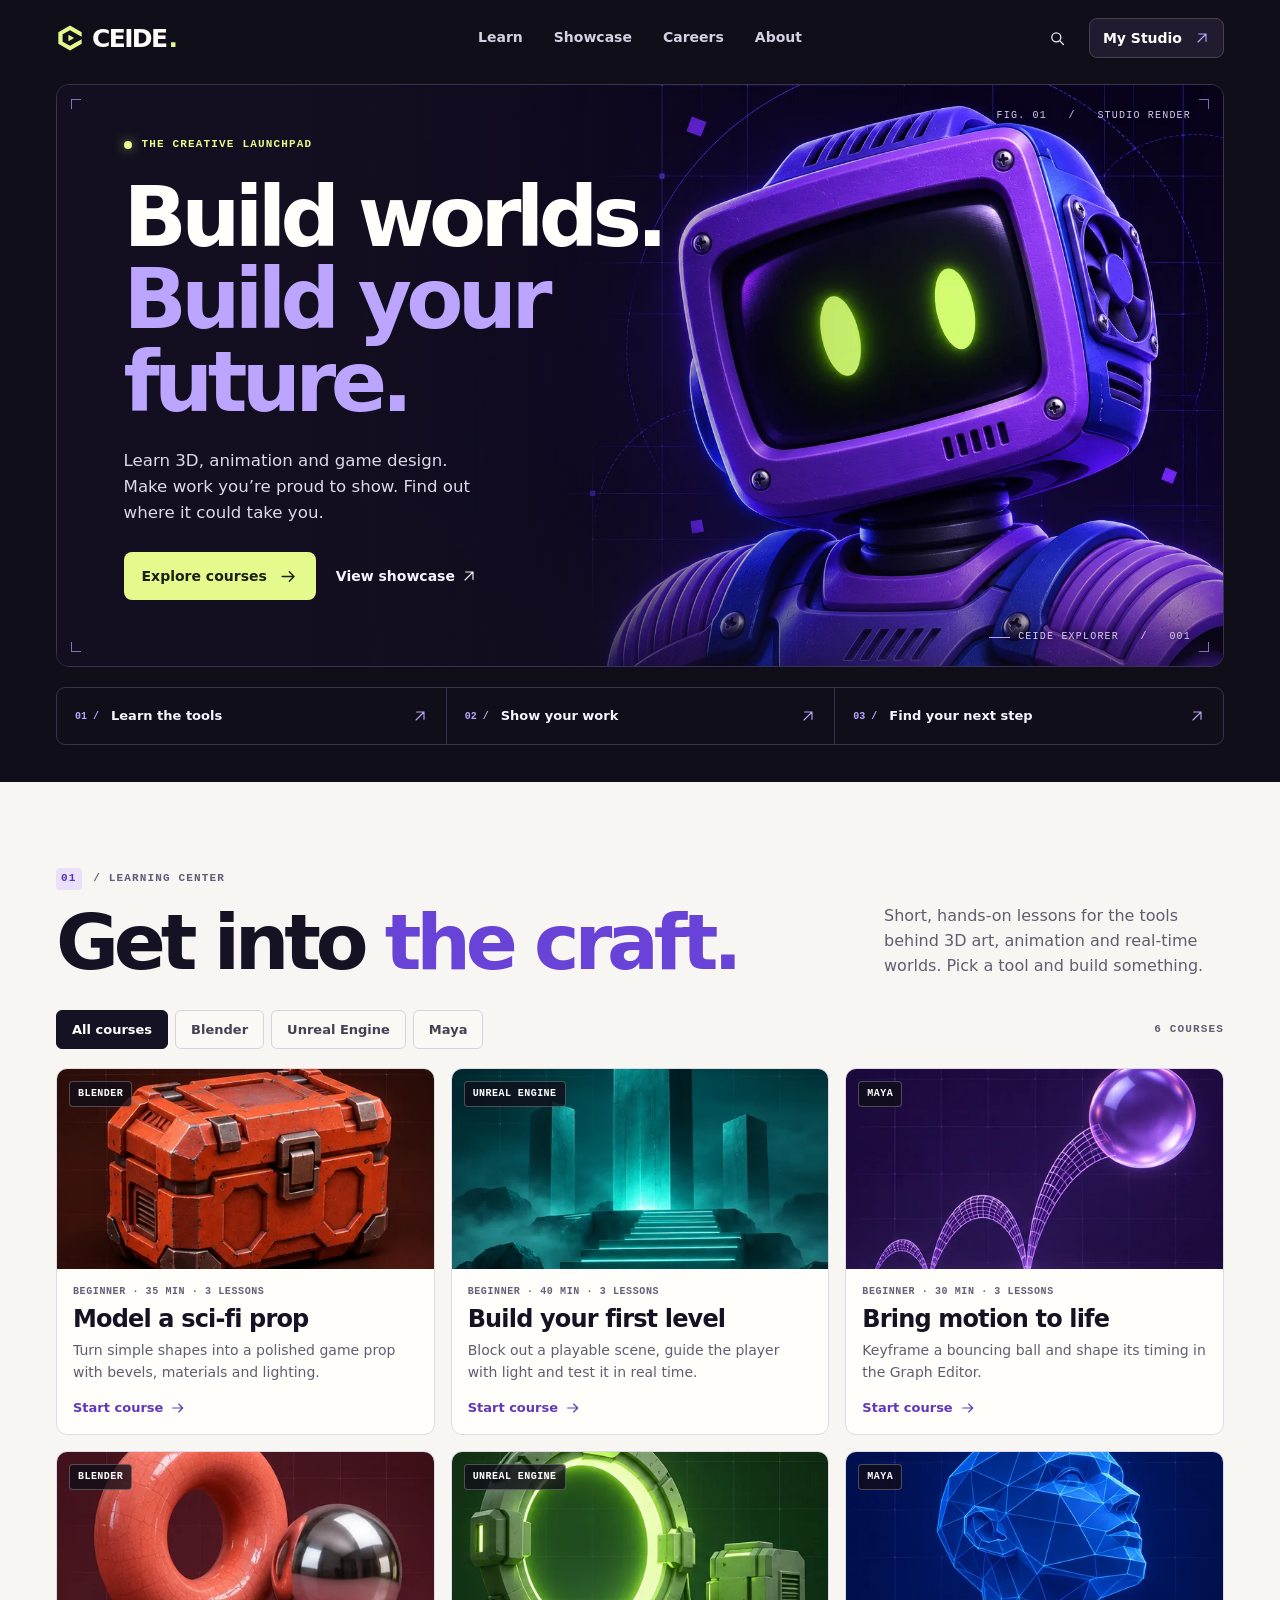
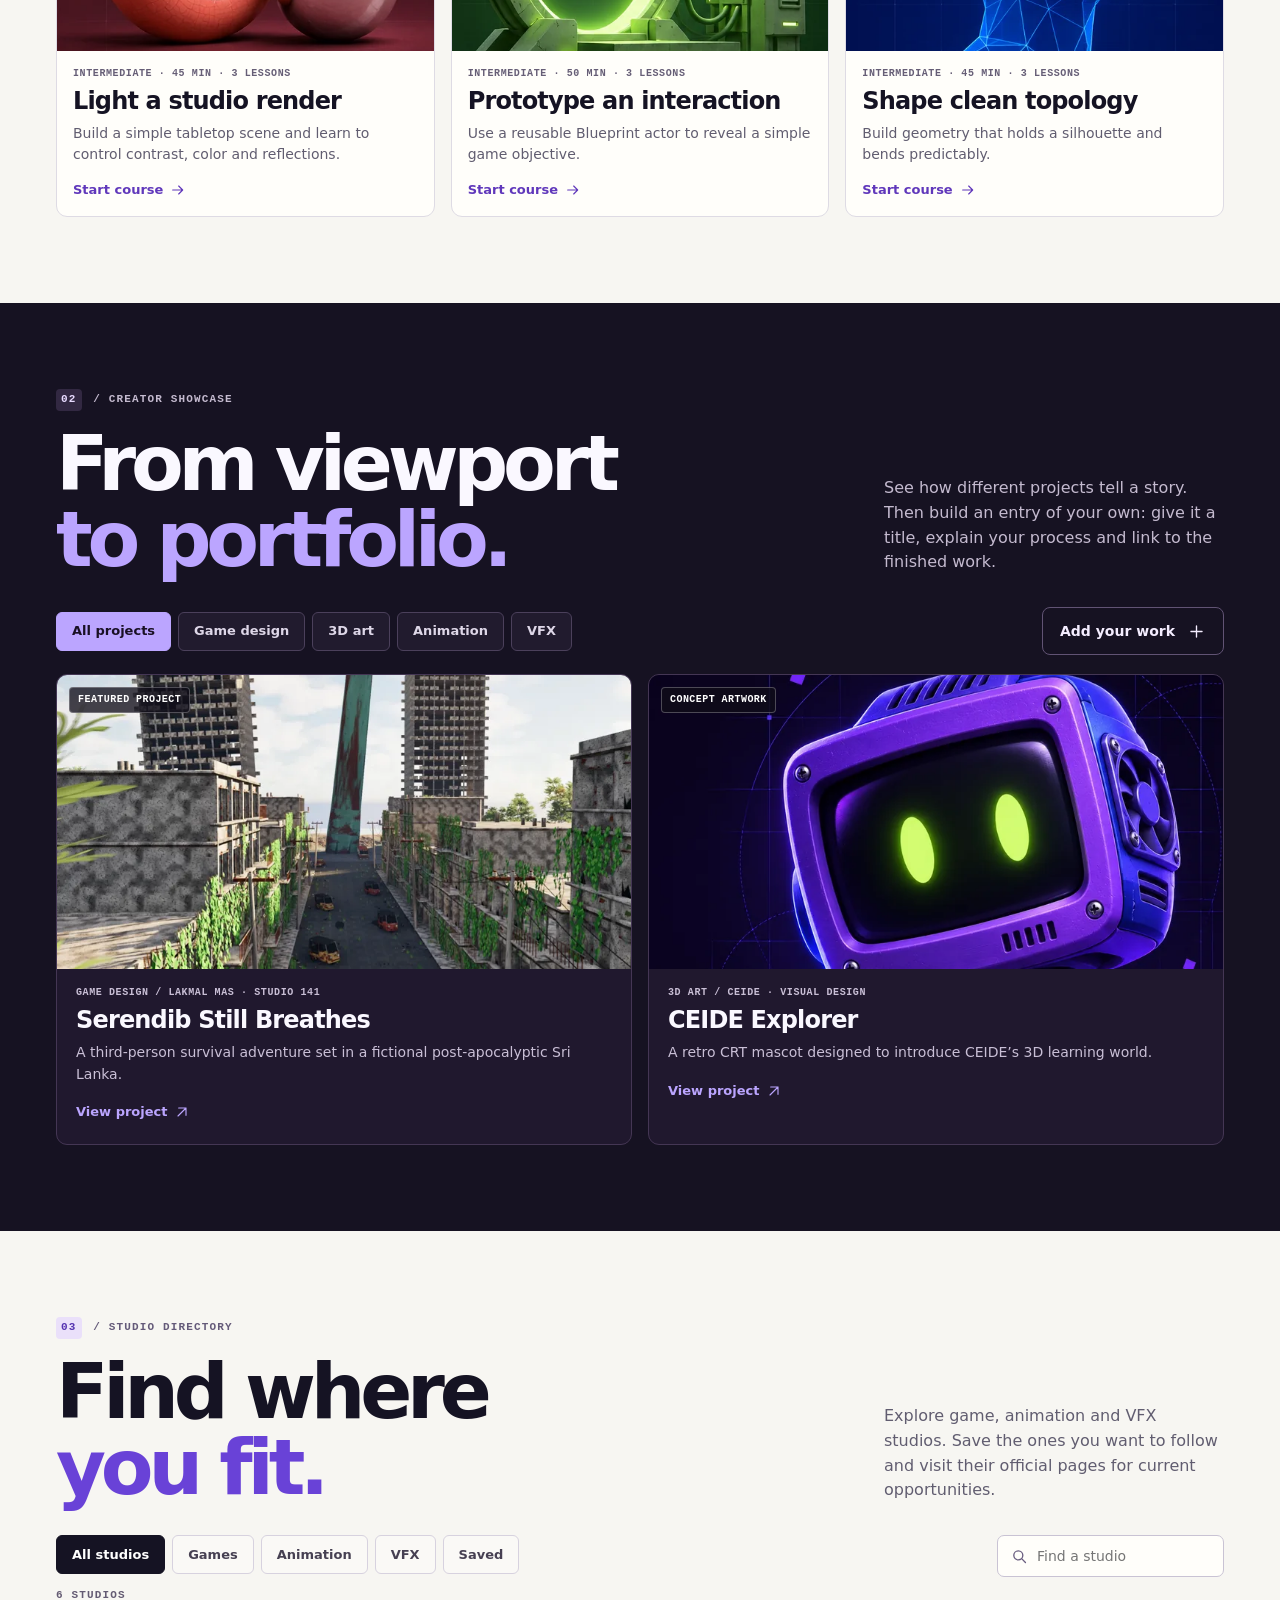
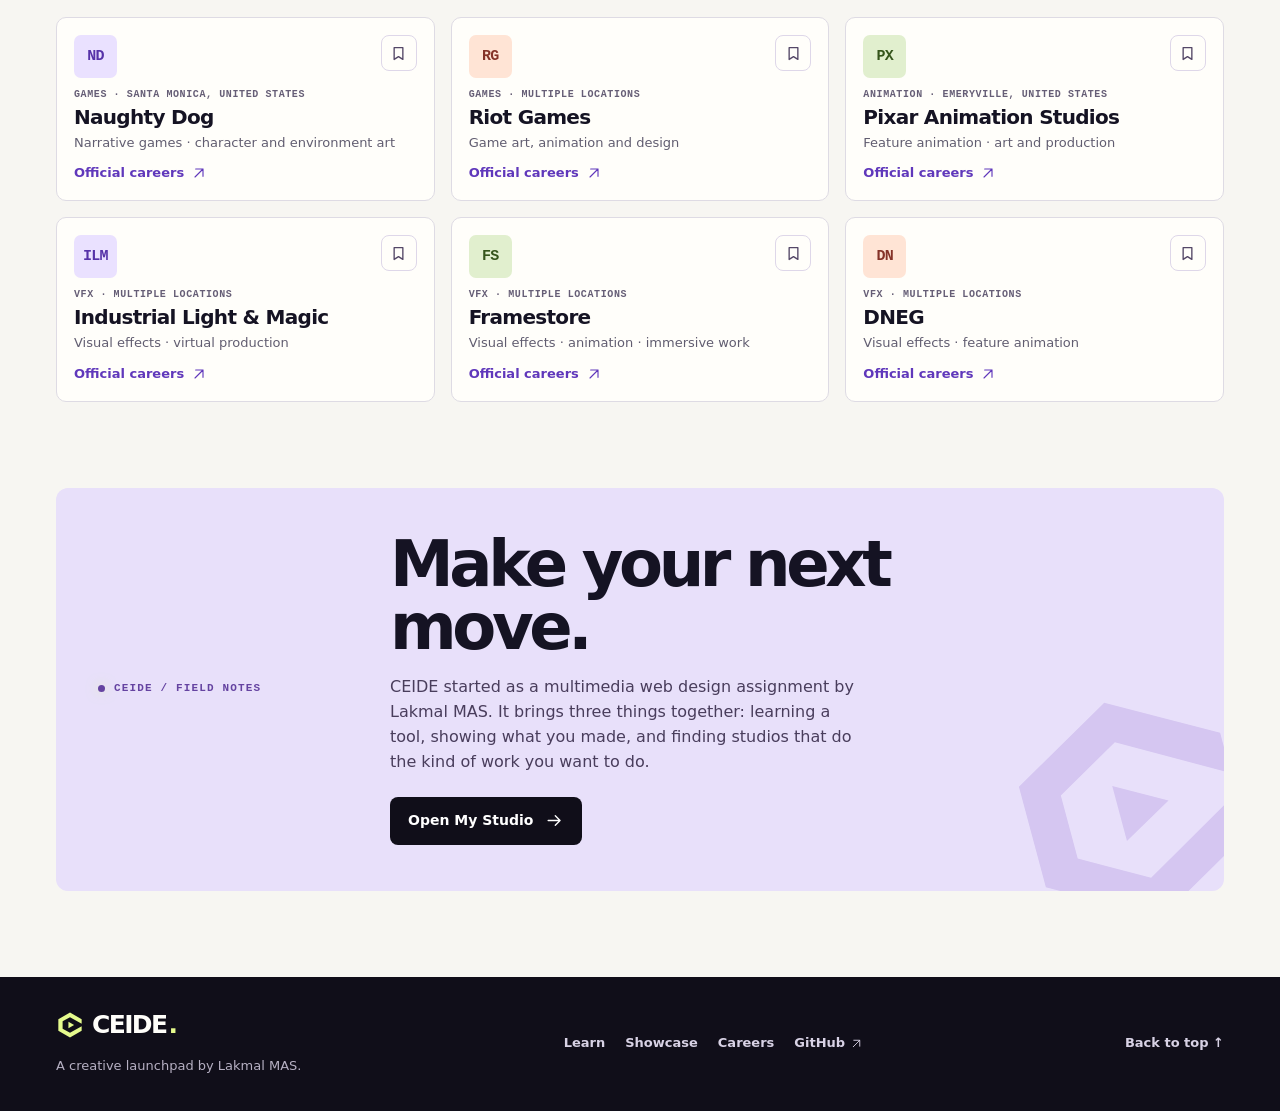
<file: index.html>
<!doctype html>
<html lang="en">
<head>
  <meta charset="utf-8">
  <meta name="viewport" content="width=device-width, initial-scale=1">
  <meta name="theme-color" content="#100e19">
  <meta name="description" content="CEIDE is a creative launchpad for 3D, animation and game design. Learn the tools, build your portfolio and discover studios.">
  <meta property="og:title" content="CEIDE — Build worlds. Build your future.">
  <meta property="og:description" content="A creative launchpad for 3D artists, animators and game makers.">
  <meta property="og:image" content="https://lakmalmas.github.io/ceide-assets/hero.webp">
  <title>CEIDE — Build worlds. Build your future.</title>
  <link rel="icon" href="ceide-assets/mark.svg" type="image/svg+xml">
  <link rel="stylesheet" href="ceide-assets/style.css">
  <script src="ceide-assets/data.js" defer></script>
  <script src="ceide-assets/app.js" defer></script>
</head>
<body>
  <a href="#main" class="skip">Skip to content</a>
  <svg class="icons" aria-hidden="true" xmlns="http://www.w3.org/2000/svg">
    <symbol id="i-mark" viewBox="0 0 36 36"><path fill="currentColor" d="M3 10.5 18 2l15 8.5v6l-15-8.6-9.5 5.4v9.4l9.5 5.4 15-8.6v6L18 34 3 25.5z"/><path fill="currentColor" d="m16 13.9 7.3 4.1-7.3 4.1z"/></symbol>
    <symbol id="i-arrow" viewBox="0 0 24 24"><path d="M4 12h15m-6-6 6 6-6 6"/></symbol>
    <symbol id="i-up" viewBox="0 0 24 24"><path d="M6 18 18 6M7 6h11v11"/></symbol>
    <symbol id="i-search" viewBox="0 0 24 24"><circle cx="10.5" cy="10.5" r="5.7"/><path d="m15 15 4.5 4.5"/></symbol>
    <symbol id="i-bookmark" viewBox="0 0 24 24"><path d="M6.5 4.5h11v15L12 16l-5.5 3.5z"/></symbol>
    <symbol id="i-menu" viewBox="0 0 24 24"><path d="M4 8h16M4 16h16"/></symbol>
    <symbol id="i-close" viewBox="0 0 24 24"><path d="m6 6 12 12M18 6 6 18"/></symbol>
    <symbol id="i-cube" viewBox="0 0 24 24"><path d="m12 3 8 4.5v9L12 21l-8-4.5v-9zM4 7.5l8 4.5 8-4.5M12 12v9"/></symbol>
    <symbol id="i-play" viewBox="0 0 24 24"><path d="m9 6 10 6-10 6z"/></symbol>
    <symbol id="i-check" viewBox="0 0 24 24"><path d="m5 12 4.5 4.5L19 7"/></symbol>
    <symbol id="i-plus" viewBox="0 0 24 24"><path d="M12 5v14M5 12h14"/></symbol>
    <symbol id="i-download" viewBox="0 0 24 24"><path d="M12 3v12m-5-5 5 5 5-5M5 16v4h14v-4"/></symbol>
  </svg>
  <header class="topbar" id="top">
    <div class="wrap nav-wrap">
      <a class="wordmark" href="#top" aria-label="CEIDE home"><svg aria-hidden="true"><use href="#i-mark"/></svg>CEIDE<span>.</span></a>
      <nav id="site-nav" aria-label="Main navigation">
        <a href="#learn">Learn</a><a href="#showcase">Showcase</a><a href="#careers">Careers</a><a href="#about">About</a>
      </nav>
      <div class="nav-actions">
        <button class="icon-button top-search" id="search-open" type="button" aria-label="Search CEIDE"><svg><use href="#i-search"/></svg></button>
        <button class="button nav-studio" type="button" data-studio>My Studio <svg><use href="#i-up"/></svg></button>
        <button class="icon-button menu-button" id="menu-button" type="button" aria-label="Open navigation" aria-controls="site-nav" aria-expanded="false"><svg><use href="#i-menu"/></svg></button>
      </div>
    </div>
  </header>
  <main id="main">
    <section class="hero-section" aria-labelledby="hero-title">
      <div class="hero wrap">
        <div class="hero-visual"><picture><source media="(max-width: 490px)" srcset="ceide-assets/hero-mobile.webp"><img src="ceide-assets/hero.webp" alt="" width="1536" height="1024" fetchpriority="high"></picture></div>
        <div class="viewfinder" aria-hidden="true"><span></span><span></span><span></span><span></span></div>
        <p class="hero-ref" aria-hidden="true">FIG. 01 &nbsp; / &nbsp; STUDIO RENDER</p>
        <div class="hero-copy">
          <p class="micro hero-kicker"><span class="signal"></span> THE CREATIVE LAUNCHPAD</p>
          <h1 id="hero-title">Build worlds.<br><span>Build your<br class="hero-break"> future.</span></h1>
          <p class="hero-description">Learn 3D, animation and game design. Make work you’re proud to show. Find out where it could take you.</p>
          <div class="hero-actions">
            <a class="button button-lime" href="#learn">Explore courses <svg><use href="#i-arrow"/></svg></a>
            <a class="hero-link" href="#showcase">View showcase <svg><use href="#i-up"/></svg></a>
          </div>
        </div>
        <p class="hero-caption" aria-hidden="true"><span></span> CEIDE EXPLORER &nbsp; / &nbsp; 001</p>
      </div>
      <div class="wrap workflow" aria-label="The CEIDE workflow">
        <a href="#learn"><small>01 /</small><span>Learn the tools</span><svg><use href="#i-up"/></svg></a>
        <a href="#showcase"><small>02 /</small><span>Show your work</span><svg><use href="#i-up"/></svg></a>
        <a href="#careers"><small>03 /</small><span>Find your next step</span><svg><use href="#i-up"/></svg></a>
      </div>
    </section>
    <section class="section learn-section" id="learn" aria-labelledby="learn-title">
      <div class="wrap">
        <div class="section-heading">
          <div><p class="micro section-label"><span>01</span> / LEARNING CENTER</p><h2 id="learn-title">Get into <em>the craft.</em></h2></div>
          <p>Short, hands-on lessons for the tools behind 3D art, animation and real-time worlds. Pick a tool and build something.</p>
        </div>
        <div class="toolbar">
          <div class="filters" id="course-filters" aria-label="Filter courses by tool"></div>
          <p class="micro result-count" id="course-count" role="status"></p>
        </div>
        <div class="course-grid" id="course-grid"></div>
        <noscript><p>Explore official training for <a href="https://docs.blender.org/manual/en/latest/">Blender</a>, <a href="https://dev.epicgames.com/community/unreal-engine/learning">Unreal Engine</a>, and <a href="https://www.autodesk.com/learn/ondemand/curated/maya-quick-start-guide">Maya</a>. Enable JavaScript for CEIDE’s lessons and studio tools.</p></noscript>
      </div>
    </section>
    <section class="section showcase-section" id="showcase" aria-labelledby="showcase-title">
      <div class="wrap">
        <div class="section-heading">
          <div><p class="micro section-label"><span>02</span> / CREATOR SHOWCASE</p><h2 id="showcase-title">From viewport<br> <em>to portfolio.</em></h2></div>
          <p>See how different projects tell a story. Then build an entry of your own: give it a title, explain your process and link to the finished work.</p>
        </div>
        <div class="toolbar showcase-toolbar"><div class="filters" id="project-filters" aria-label="Filter showcase projects"></div><button class="button button-outline" type="button" data-new-project>Add your work <svg><use href="#i-plus"/></svg></button></div>
        <p class="sr-only" id="project-count" role="status"></p>
        <div class="project-grid" id="project-grid"></div>
      </div>
    </section>
    <section class="section career-section" id="careers" aria-labelledby="careers-title">
      <div class="wrap">
        <div class="section-heading">
          <div><p class="micro section-label"><span>03</span> / STUDIO DIRECTORY</p><h2 id="careers-title">Find where<br> <em>you fit.</em></h2></div>
          <p>Explore game, animation and VFX studios. Save the ones you want to follow and visit their official pages for current opportunities.</p>
        </div>
        <div class="toolbar directory-toolbar">
          <div class="filters" id="studio-filters" aria-label="Filter studios by industry"></div>
          <label class="search-field" for="studio-search"><svg><use href="#i-search"/></svg><input type="search" id="studio-search" placeholder="Find a studio"></label>
        </div>
        <p class="micro result-count directory-count" id="studio-count" role="status"></p>
        <div class="studio-grid" id="studio-grid"></div>
      </div>
    </section>
    <section class="section about-section" id="about" aria-labelledby="about-title">
      <div class="wrap about-band">
        <div class="about-index micro"><span class="signal"></span> CEIDE / FIELD NOTES</div>
        <div><h2 id="about-title">Make your next move.</h2><p>CEIDE started as a multimedia web design assignment by Lakmal MAS. It brings three things together: learning a tool, showing what you made, and finding studios that do the kind of work you want to do.</p><button class="button button-dark" type="button" data-studio>Open My Studio <svg><use href="#i-arrow"/></svg></button></div>
        <svg class="about-mark" viewBox="0 0 36 36" aria-hidden="true"><use href="#i-mark"/></svg>
      </div>
    </section>
  </main>
  <footer class="footer">
    <div class="wrap footer-inner"><div><a class="wordmark" href="#top" aria-label="CEIDE home"><svg aria-hidden="true"><use href="#i-mark"/></svg>CEIDE<span>.</span></a><p>A creative launchpad by Lakmal MAS.</p></div><div class="footer-links"><a href="#learn">Learn</a><a href="#showcase">Showcase</a><a href="#careers">Careers</a><a href="https://github.com/LakmalMAS/LakmalMAS.github.io">GitHub <svg><use href="#i-up"/></svg></a></div><a class="back-top" href="#top">Back to top ↑</a></div>
  </footer>
  <dialog id="course-dialog" class="dialog course-dialog" aria-labelledby="course-dialog-title"><div class="dialog-shell"><button class="icon-button dialog-close" type="button" data-close aria-label="Close course"><svg><use href="#i-close"/></svg></button><div id="course-content"></div></div></dialog>
  <dialog id="project-dialog" class="dialog" aria-labelledby="project-dialog-title"><div class="dialog-shell"><button class="icon-button dialog-close" type="button" data-close aria-label="Close project"><svg><use href="#i-close"/></svg></button><div id="project-content"></div></div></dialog>
  <dialog id="studio-dialog" class="dialog studio-dialog" aria-labelledby="studio-title"><div class="dialog-shell"><button class="icon-button dialog-close" type="button" data-close aria-label="Close My Studio"><svg><use href="#i-close"/></svg></button><div id="studio-content"></div></div></dialog>
  <dialog id="search-dialog" class="dialog search-dialog" aria-labelledby="search-title"><div class="dialog-shell"><button class="icon-button dialog-close" type="button" data-close aria-label="Close search"><svg><use href="#i-close"/></svg></button><h2 id="search-title">Search CEIDE</h2><label class="search-field"><svg><use href="#i-search"/></svg><input type="search" id="global-search" aria-label="Search courses, projects and studios" placeholder="Courses, projects, studios…" autocomplete="off"></label><div id="search-results" class="search-results"></div></div></dialog>
  <p id="toast" class="toast" role="status"></p>
</body>
</html>
</file>
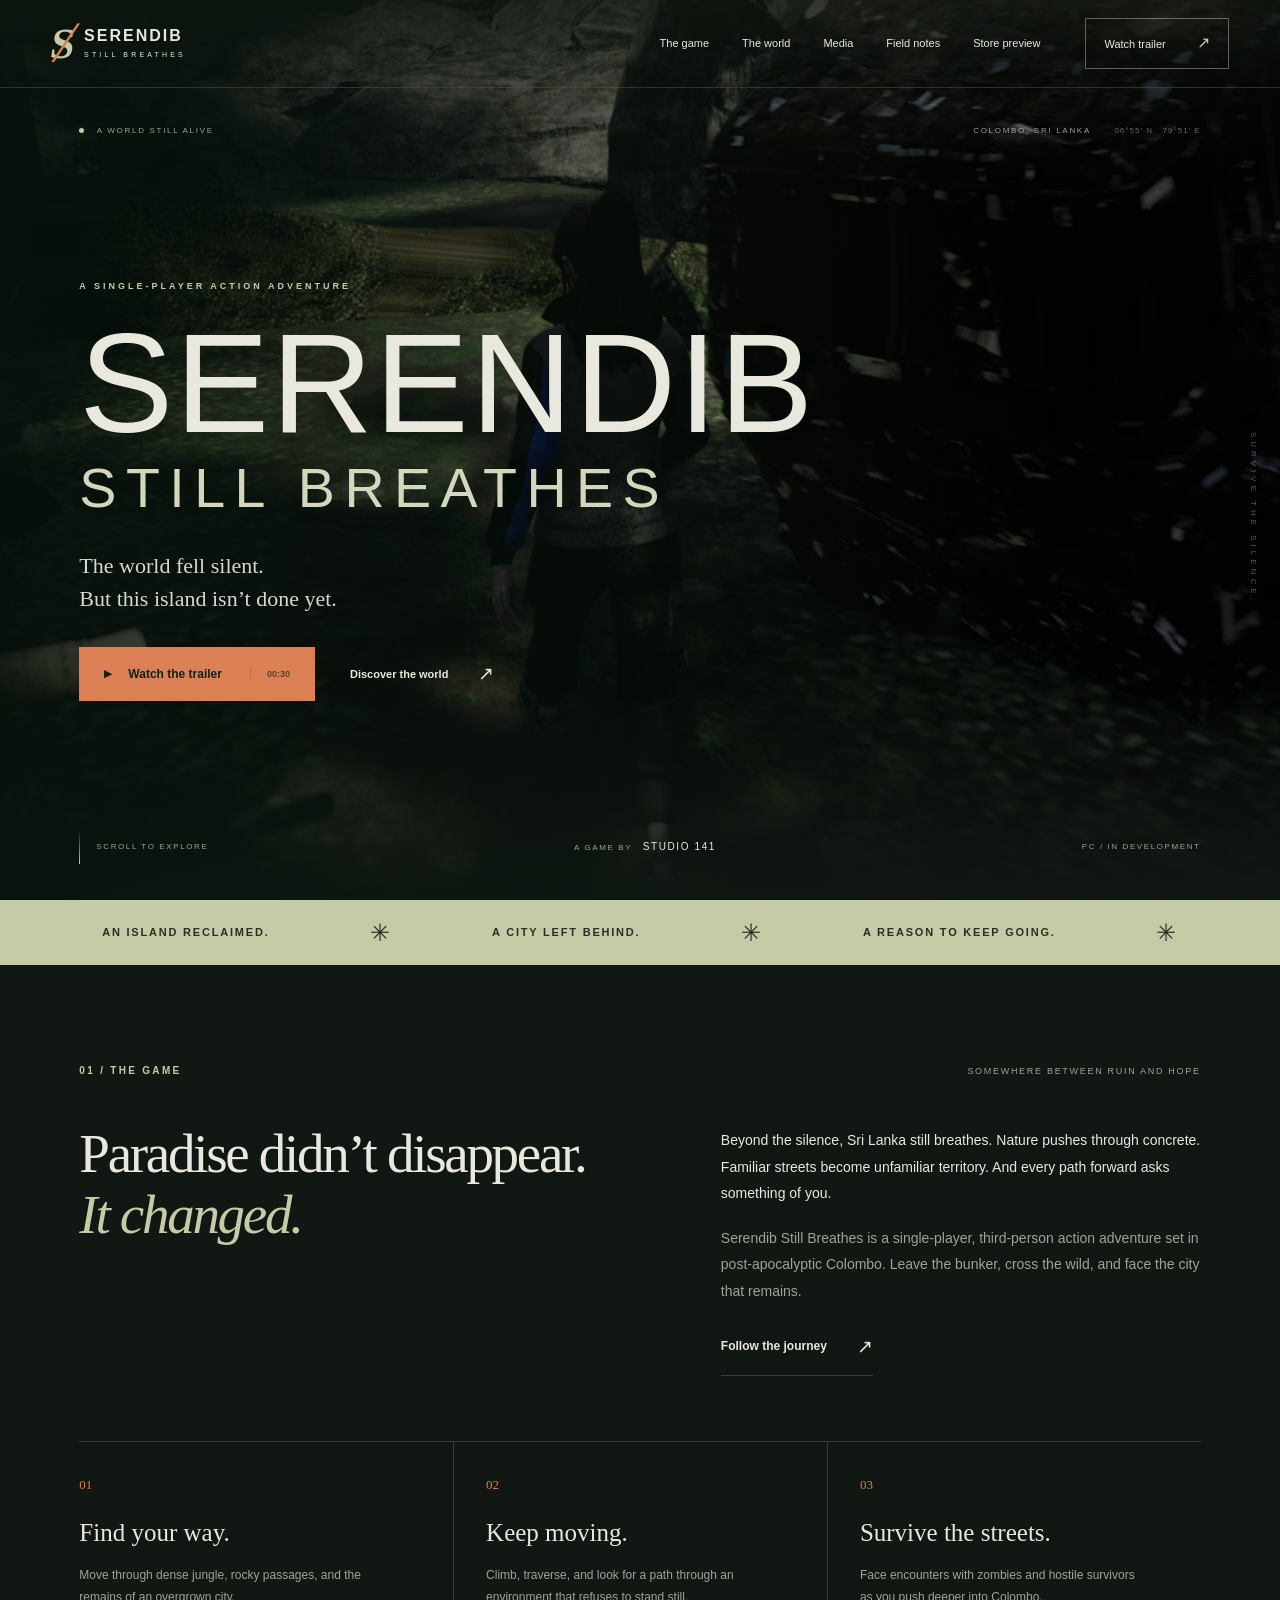
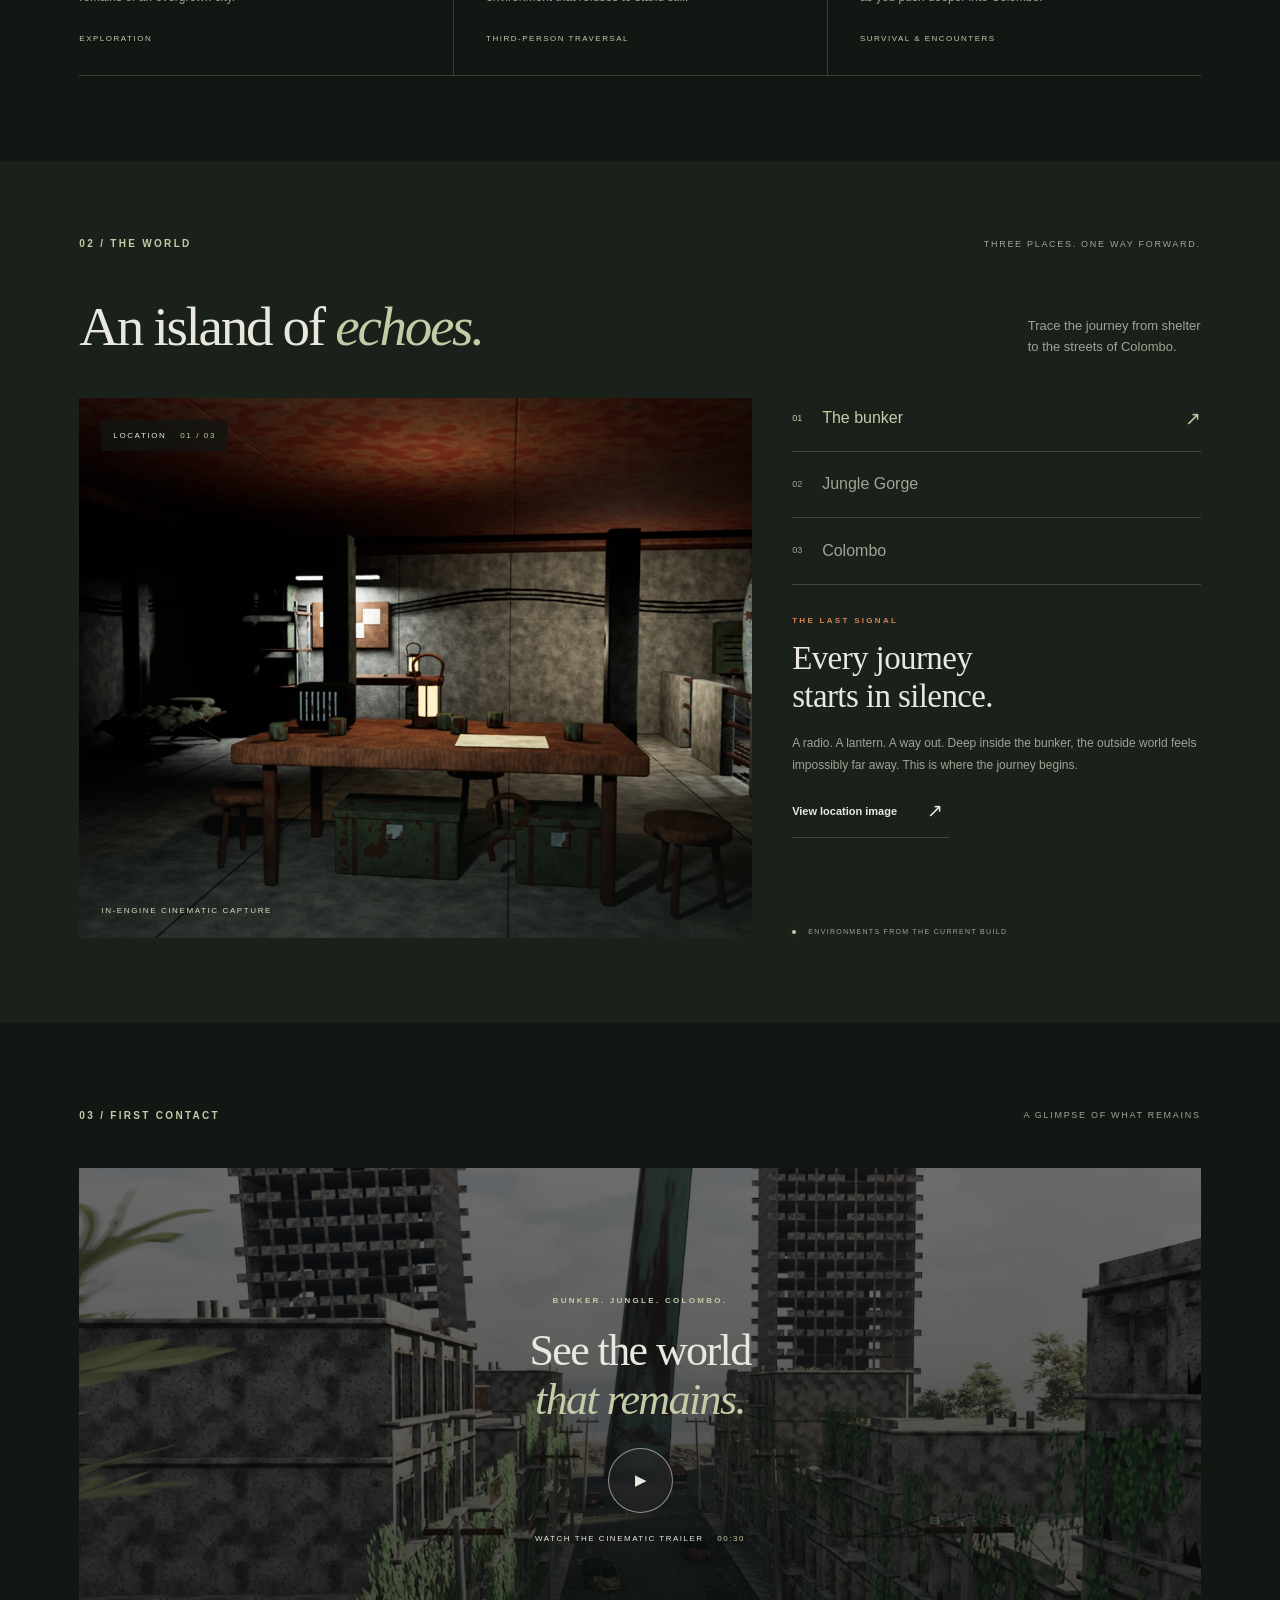
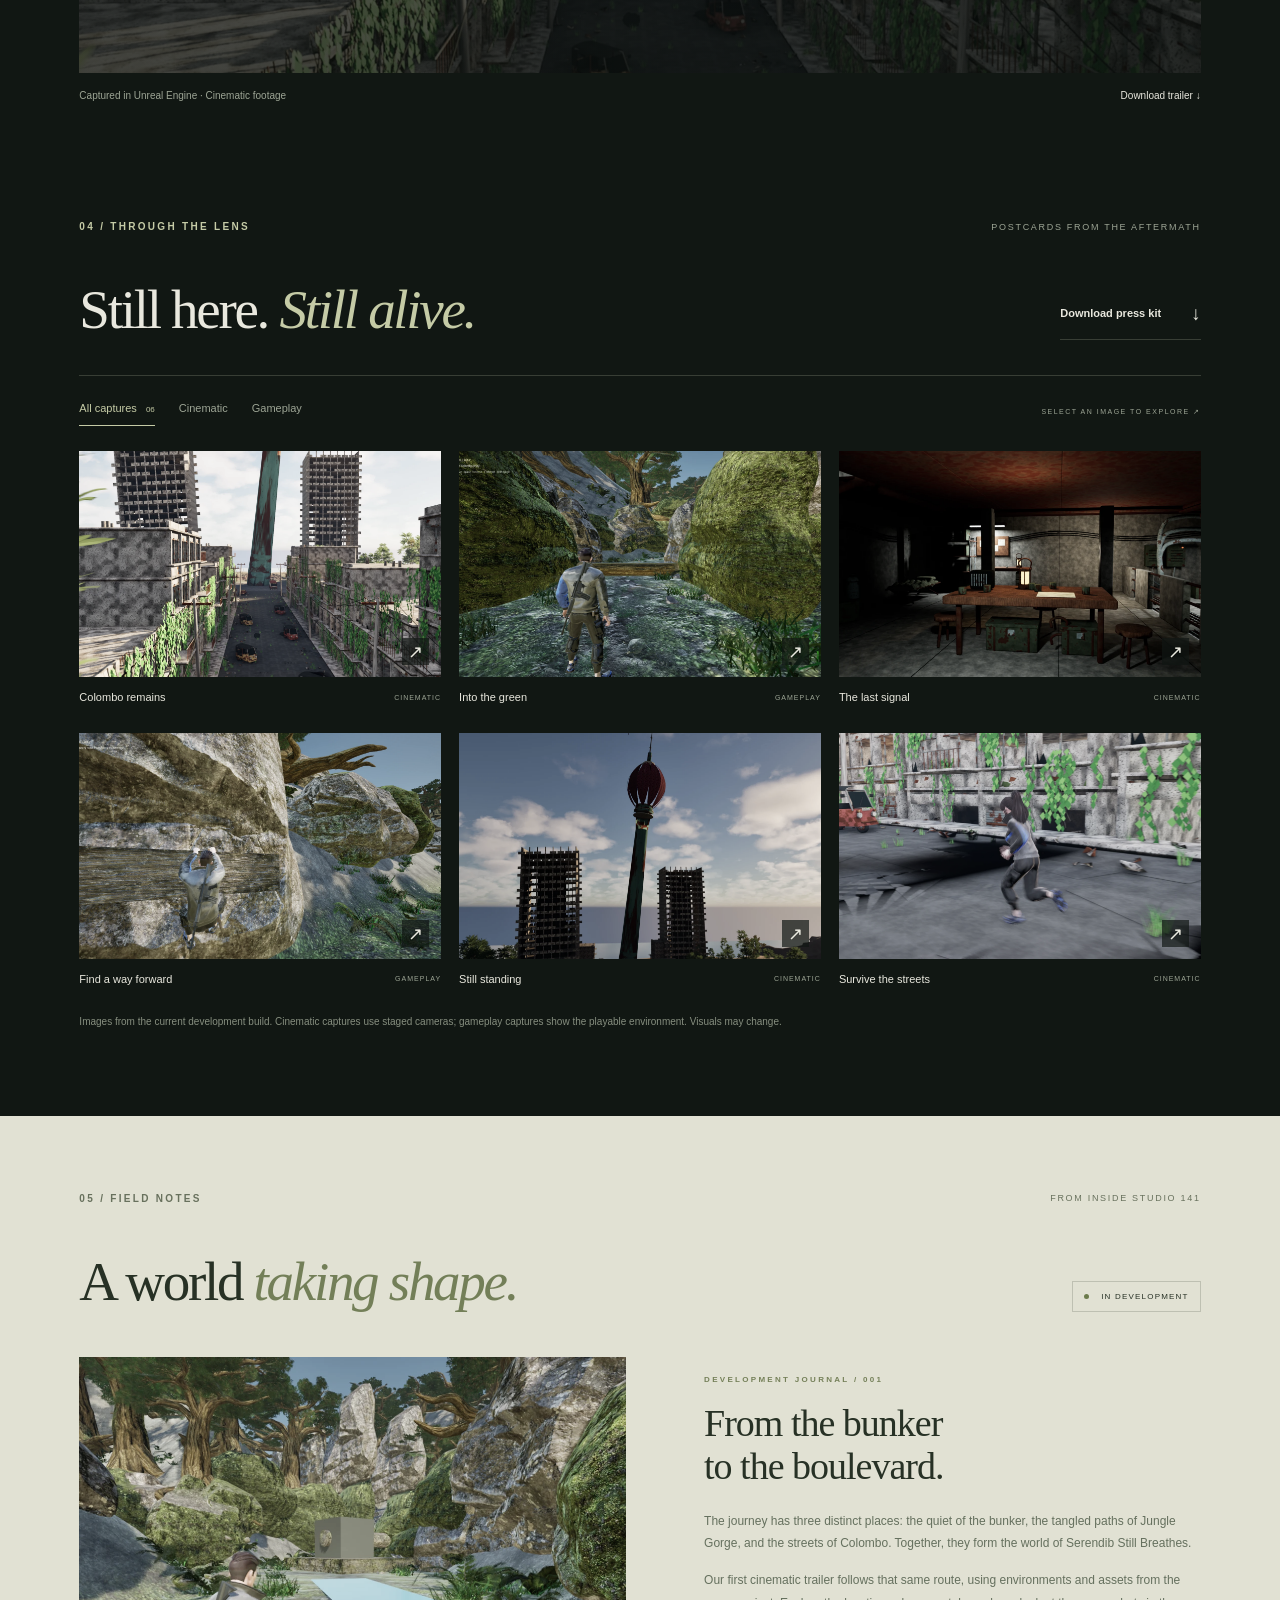
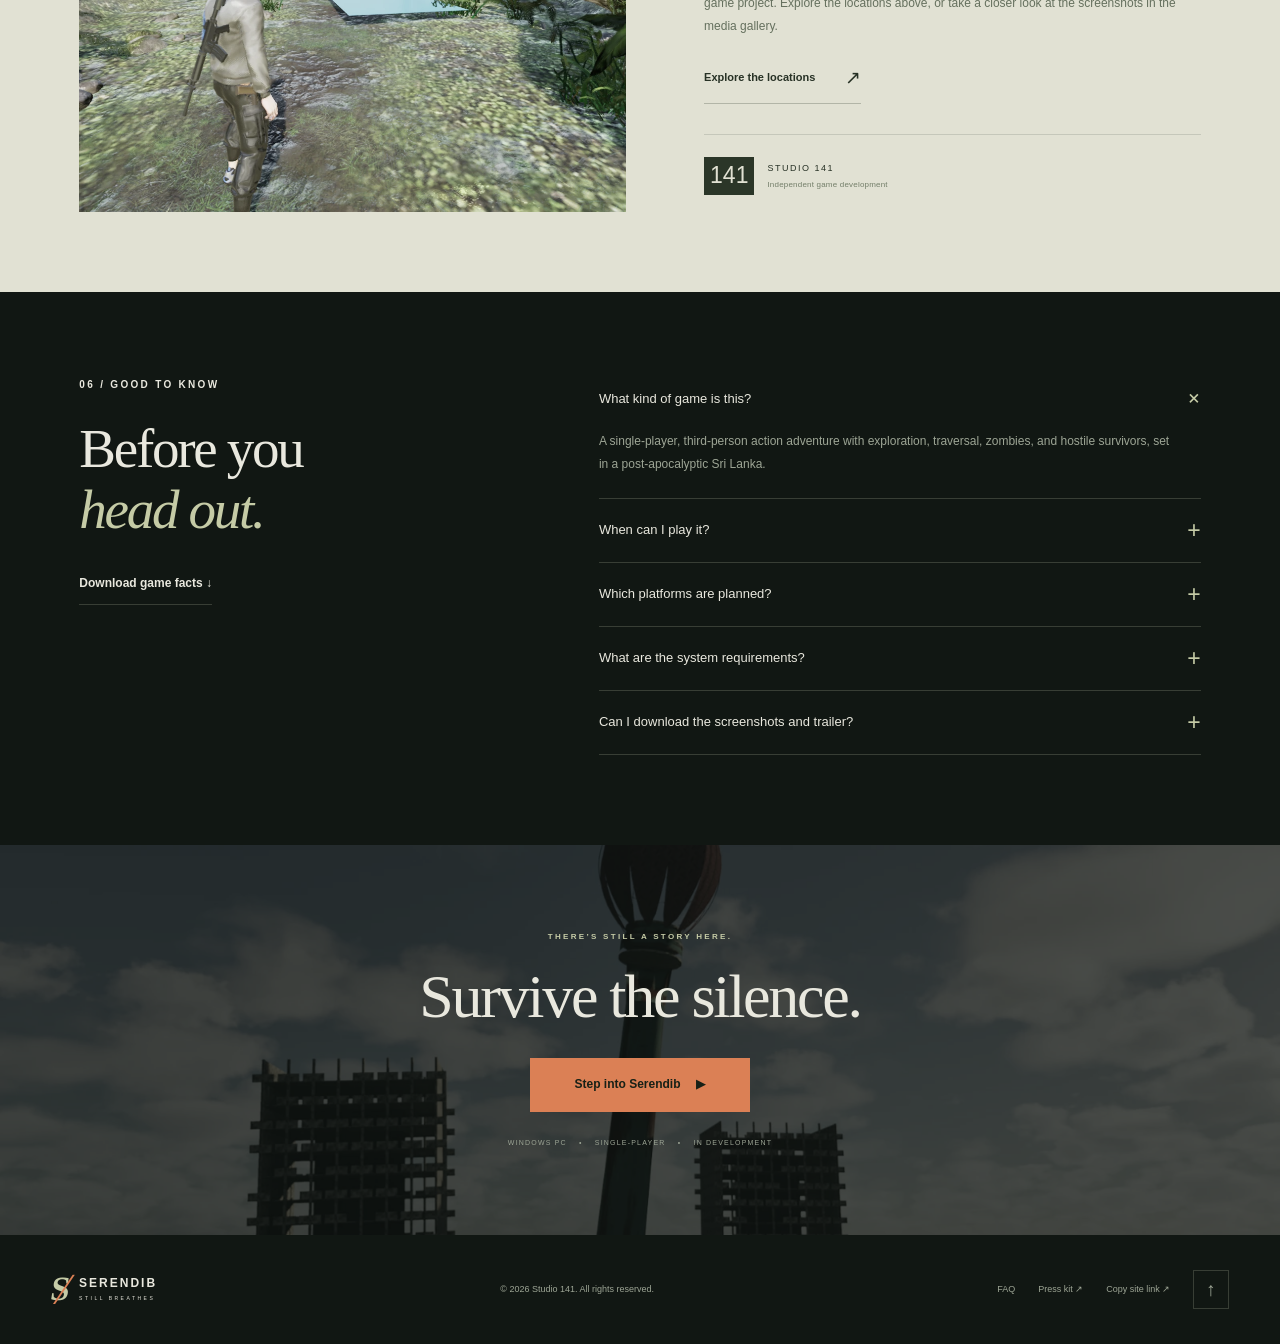
<file: serendib-showcase/index.html>
<!doctype html>
<html lang="en">
<head>
  <meta charset="UTF-8"><meta name="viewport" content="width=device-width, initial-scale=1">
  <meta name="theme-color" content="#111713">
  <title>Serendib Still Breathes — A game by Studio 141</title>
  <meta name="description" content="An island reclaimed. A city holding its breath. Discover Serendib Still Breathes, a single-player action adventure set in post-apocalyptic Colombo.">
  <meta property="og:title" content="Serendib Still Breathes"><meta property="og:description" content="Survive the silence. Discover a Sri Lankan action adventure by Studio 141."><meta property="og:image" content="https://serendib-still-breathes.wittynova34.chatgpt.site/assets/hero.webp"><meta property="og:type" content="website">
  <link rel="icon" href="icon.svg" type="image/svg+xml"><link rel="stylesheet" href="style.css"><link rel="preload" href="assets/hero.webp" as="image">
  <script src="app.js" defer></script>
</head>
<body>
<a class="skip" href="#about">Skip to content</a>
<header class="header" id="top">
  <a class="brand" href="#home" aria-label="Serendib Still Breathes home"><span class="brand-mark" aria-hidden="true">S<span>╱</span></span><span>SERENDIB<small>STILL BREATHES</small></span></a>
  <button class="menu-toggle" aria-label="Open navigation" aria-expanded="false" aria-controls="main-nav"><span></span><span></span></button>
  <nav id="main-nav" aria-label="Main navigation"><a href="#about">The game</a><a href="#world">The world</a><a href="#media">Media</a><a href="#field-notes">Field notes</a><a href="../serendib-storefront/">Store preview</a><a class="nav-cta" href="#trailer">Watch trailer <span aria-hidden="true">↗</span></a></nav>
</header>
<main>
  <section class="hero" id="home" aria-labelledby="hero-title">
    <img class="hero-image" src="assets/hero.webp" alt="A survivor follows a narrow path into the overgrown Jungle Gorge" fetchpriority="high">
    <div class="hero-shade"></div><div class="hero-topline"><span><i class="status-dot"></i> A WORLD STILL ALIVE</span><span>COLOMBO, SRI LANKA <span class="coordinate">06°55′ N &nbsp; 79°51′ E</span></span></div>
    <div class="hero-content"><p class="eyebrow">A SINGLE-PLAYER ACTION ADVENTURE</p><h1 id="hero-title">SERENDIB<span>STILL BREATHES</span></h1><p class="hero-tagline">The world fell silent.<br> But this island isn’t done yet.</p><div class="hero-actions"><button class="button orange" data-trailer><span class="play-icon" aria-hidden="true">▶</span> Watch the trailer <span class="button-meta">00:30</span></button><a class="text-link" href="#world">Discover the world <span aria-hidden="true">↗</span></a></div></div>
    <div class="hero-bottom"><a href="#about"><span class="scroll-line"></span> SCROLL TO EXPLORE</a><span>A GAME BY <strong>STUDIO 141</strong></span><span class="hero-edition">PC / IN DEVELOPMENT</span></div>
    <span class="hero-edge" aria-hidden="true">SURVIVE THE SILENCE.</span>
  </section>
  <div class="identity-strip"><span>AN ISLAND RECLAIMED.</span><span class="strip-symbol" aria-hidden="true">✳</span><span>A CITY LEFT BEHIND.</span><span class="strip-symbol" aria-hidden="true">✳</span><span>A REASON TO KEEP GOING.</span><span class="strip-symbol" aria-hidden="true">✳</span></div>
  <section class="about section-wrap" id="about">
    <div class="section-top"><p class="eyebrow">01 / THE GAME</p><span class="small-note">SOMEWHERE BETWEEN RUIN AND HOPE</span></div>
    <div class="about-intro"><h2>Paradise didn’t disappear.<br> <em>It changed.</em></h2><div><p>Beyond the silence, Sri Lanka still breathes. Nature pushes through concrete. Familiar streets become unfamiliar territory. And every path forward asks something of you.</p><p class="muted">Serendib Still Breathes is a single-player, third-person action adventure set in post-apocalyptic Colombo. Leave the bunker, cross the wild, and face the city that remains.</p><a class="underlined-link" href="#world">Follow the journey <span aria-hidden="true">↗</span></a></div></div>
    <div class="features"><article><span class="feature-number">01</span><h3>Find your way.</h3><p>Move through dense jungle, rocky passages, and the remains of an overgrown city.</p><span class="feature-label">EXPLORATION</span></article><article><span class="feature-number">02</span><h3>Keep moving.</h3><p>Climb, traverse, and look for a path through an environment that refuses to stand still.</p><span class="feature-label">THIRD-PERSON TRAVERSAL</span></article><article><span class="feature-number">03</span><h3>Survive the streets.</h3><p>Face encounters with zombies and hostile survivors as you push deeper into Colombo.</p><span class="feature-label">SURVIVAL & ENCOUNTERS</span></article></div>
  </section>
  <section class="world" id="world" aria-labelledby="world-title">
    <div class="section-wrap"><div class="section-top"><p class="eyebrow">02 / THE WORLD</p><span class="small-note">THREE PLACES. ONE WAY FORWARD.</span></div><div class="section-heading"><h2 id="world-title">An island of <em>echoes.</em></h2><p>Trace the journey from shelter<br> to the streets of Colombo.</p></div></div>
    <div class="world-explorer"><div class="world-visual"><img id="world-image" src="assets/bunker.webp" alt="A lantern lights a radio inside the isolated bunker" loading="lazy"><span class="image-corner">LOCATION <span id="world-counter">01 / 03</span></span><span class="image-bottom">IN-ENGINE CINEMATIC CAPTURE</span></div><div class="world-panel"><div role="tablist" aria-label="Explore locations" class="location-tabs"><button role="tab" id="tab-bunker" aria-controls="location-detail" aria-selected="true" tabindex="0" data-location="0">01 <span>The bunker</span><span aria-hidden="true">↗</span></button><button role="tab" id="tab-jungle" aria-controls="location-detail" aria-selected="false" tabindex="-1" data-location="1">02 <span>Jungle Gorge</span><span aria-hidden="true">↗</span></button><button role="tab" id="tab-colombo" aria-controls="location-detail" aria-selected="false" tabindex="-1" data-location="2">03 <span>Colombo</span><span aria-hidden="true">↗</span></button></div><div id="location-detail" role="tabpanel" aria-labelledby="tab-bunker" tabindex="0"><p class="eyebrow" id="world-kicker">THE LAST SIGNAL</p><h3 id="world-heading">Every journey<br> starts in silence.</h3><p id="world-description">A radio. A lantern. A way out. Deep inside the bunker, the outside world feels impossibly far away. This is where the journey begins.</p><button class="underlined-link world-view" id="world-view">View location image <span aria-hidden="true">↗</span></button></div><p class="world-footnote"><span class="status-dot"></span> ENVIRONMENTS FROM THE CURRENT BUILD</p></div></div>
  </section>
  <section class="trailer-section section-wrap" id="trailer"><div class="section-top"><p class="eyebrow">03 / FIRST CONTACT</p><span class="small-note">A GLIMPSE OF WHAT REMAINS</span></div><div class="trailer-poster"><img src="assets/colombo.webp" alt="A deserted boulevard runs between the buildings of Colombo" loading="lazy"><div class="trailer-overlay"><p class="eyebrow">BUNKER. JUNGLE. COLOMBO.</p><h2>See the world<br> <em>that remains.</em></h2><button class="round-play" data-trailer aria-label="Play the 30-second cinematic trailer">▶</button><p class="trailer-duration">WATCH THE CINEMATIC TRAILER <span>00:30</span></p></div></div><div class="trailer-caption"><span>Captured in Unreal Engine · Cinematic footage</span><a href="assets/trailer.mp4" download="Serendib-Still-Breathes-Trailer.mp4">Download trailer ↓</a></div></section>
  <section class="media section-wrap" id="media"><div class="section-top"><p class="eyebrow">04 / THROUGH THE LENS</p><span class="small-note">POSTCARDS FROM THE AFTERMATH</span></div><div class="section-heading"><h2>Still here. <em>Still alive.</em></h2><a class="underlined-link" href="assets/serendib-press-kit.zip" download>Download press kit <span aria-hidden="true">↓</span></a></div><div class="gallery-toolbar"><div class="filters" role="group" aria-label="Filter screenshots"><button class="active" aria-pressed="true" data-filter="all">All captures <span>06</span></button><button aria-pressed="false" data-filter="cinematic">Cinematic</button><button aria-pressed="false" data-filter="gameplay">Gameplay</button></div><span class="gallery-hint">SELECT AN IMAGE TO EXPLORE ↗</span></div><div class="gallery" id="gallery"></div><p class="media-note">Images from the current development build. Cinematic captures use staged cameras; gameplay captures show the playable environment. Visuals may change.</p></section>
  <section class="notes" id="field-notes"><div class="section-wrap"><div class="section-top"><p class="eyebrow">05 / FIELD NOTES</p><span class="small-note">FROM INSIDE STUDIO 141</span></div><div class="section-heading"><h2>A world <em>taking shape.</em></h2><span class="development-badge"><i class="status-dot"></i> IN DEVELOPMENT</span></div><div class="notes-layout"><img src="assets/forest.webp" alt="The player character explores a forest trail beneath tall trees" loading="lazy"><article><p class="eyebrow">DEVELOPMENT JOURNAL / 001</p><h3>From the bunker<br> to the boulevard.</h3><p>The journey has three distinct places: the quiet of the bunker, the tangled paths of Jungle Gorge, and the streets of Colombo. Together, they form the world of Serendib Still Breathes.</p><p>Our first cinematic trailer follows that same route, using environments and assets from the game project. Explore the locations above, or take a closer look at the screenshots in the media gallery.</p><a class="underlined-link" href="#world">Explore the locations <span aria-hidden="true">↗</span></a><div class="journal-signature"><span class="studio-box">141</span><span>STUDIO 141<small>Independent game development</small></span></div></article></div></div></section>
  <section class="faq section-wrap" id="faq"><div><p class="eyebrow">06 / GOOD TO KNOW</p><h2>Before you<br> <em>head out.</em></h2><a class="underlined-link" href="assets/game-facts.txt" download>Download game facts ↓</a></div><div class="faq-items"><details open><summary>What kind of game is this?<span aria-hidden="true">+</span></summary><p>A single-player, third-person action adventure with exploration, traversal, zombies, and hostile survivors, set in a post-apocalyptic Sri Lanka.</p></details><details><summary>When can I play it?<span aria-hidden="true">+</span></summary><p>The game is in development. A public release date and public download have not been announced. This website showcases the current project.</p></details><details><summary>Which platforms are planned?<span aria-hidden="true">+</span></summary><p>The current development build is for Windows PC. Other platform plans have not been announced.</p></details><details><summary>What are the system requirements?<span aria-hidden="true">+</span></summary><p>Minimum and recommended specifications are still to be confirmed through hardware testing. We will share them once performance targets have been verified.</p></details><details><summary>Can I download the screenshots and trailer?<span aria-hidden="true">+</span></summary><p>Yes. The press kit includes a game fact sheet and screenshots. The 30-second cinematic trailer is available as a separate MP4 download below the trailer preview.</p></details></div></section>
  <section class="closing"><img src="assets/tower.webp" alt="Colombo's Lotus Tower rises above the city" loading="lazy"><div><p class="eyebrow">THERE’S STILL A STORY HERE.</p><h2>Survive the silence.</h2><button class="button orange" data-trailer>Step into Serendib <span aria-hidden="true">▶</span></button><p>WINDOWS PC <span>•</span> SINGLE-PLAYER <span>•</span> IN DEVELOPMENT</p></div></section>
</main>
<footer><a class="brand" href="#home"><span class="brand-mark" aria-hidden="true">S<span>╱</span></span><span>SERENDIB<small>STILL BREATHES</small></span></a><span>© <span id="year">2026</span> Studio 141. All rights reserved.</span><div><a href="#faq">FAQ</a><a href="assets/serendib-press-kit.zip" download>Press kit ↗</a><button id="copy-link">Copy site link ↗</button><a href="#home" aria-label="Back to top">↑</a></div></footer>
<dialog id="trailer-dialog" aria-label="Serendib Still Breathes cinematic trailer"><div class="dialog-toolbar"><span>THE CINEMATIC TRAILER <small>00:30 / STUDIO 141</small></span><button data-close aria-label="Close trailer">✕</button></div><video id="trailer-video" controls playsinline preload="none" poster="assets/colombo.webp"><source src="assets/trailer.mp4" type="video/mp4">Your browser does not support video playback. <a href="assets/trailer.mp4">Download the trailer</a>.</video><p class="dialog-note">Cinematic footage captured in Unreal Engine. Game in development.</p></dialog>
<dialog id="image-dialog" aria-label="Screenshot viewer"><div class="dialog-toolbar"><span id="lightbox-category">IN-GAME CAPTURE</span><button data-close aria-label="Close screenshot viewer">✕</button></div><div class="lightbox-image-wrap"><img id="lightbox-image" src="assets/hero.webp" alt=""><button class="lightbox-prev" aria-label="Previous screenshot">←</button><button class="lightbox-next" aria-label="Next screenshot">→</button></div><div class="lightbox-caption"><span><strong id="lightbox-title"></strong><small id="lightbox-index"></small></span><a id="image-download" href="assets/hero.webp" download>Download image ↓</a></div></dialog>
<div class="toast" id="toast" role="status" aria-live="polite"></div>
</body></html>
</file>
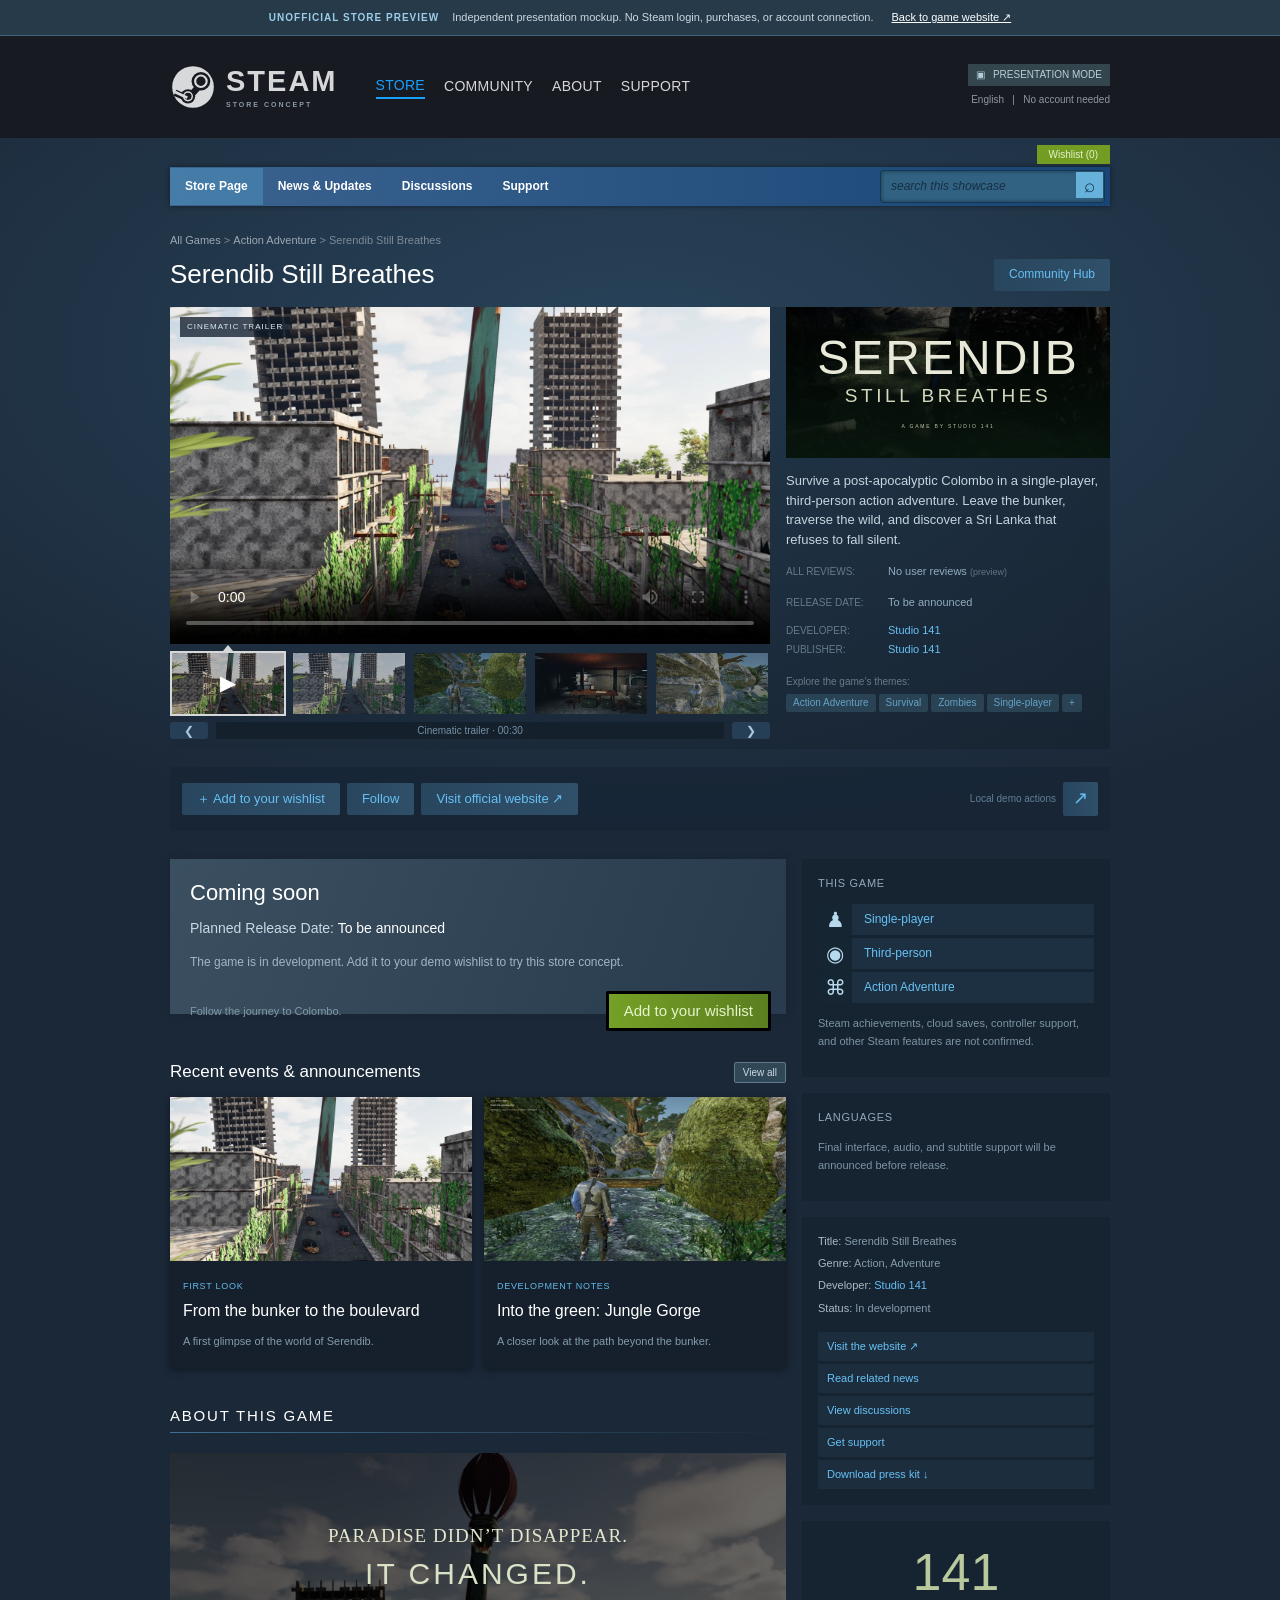
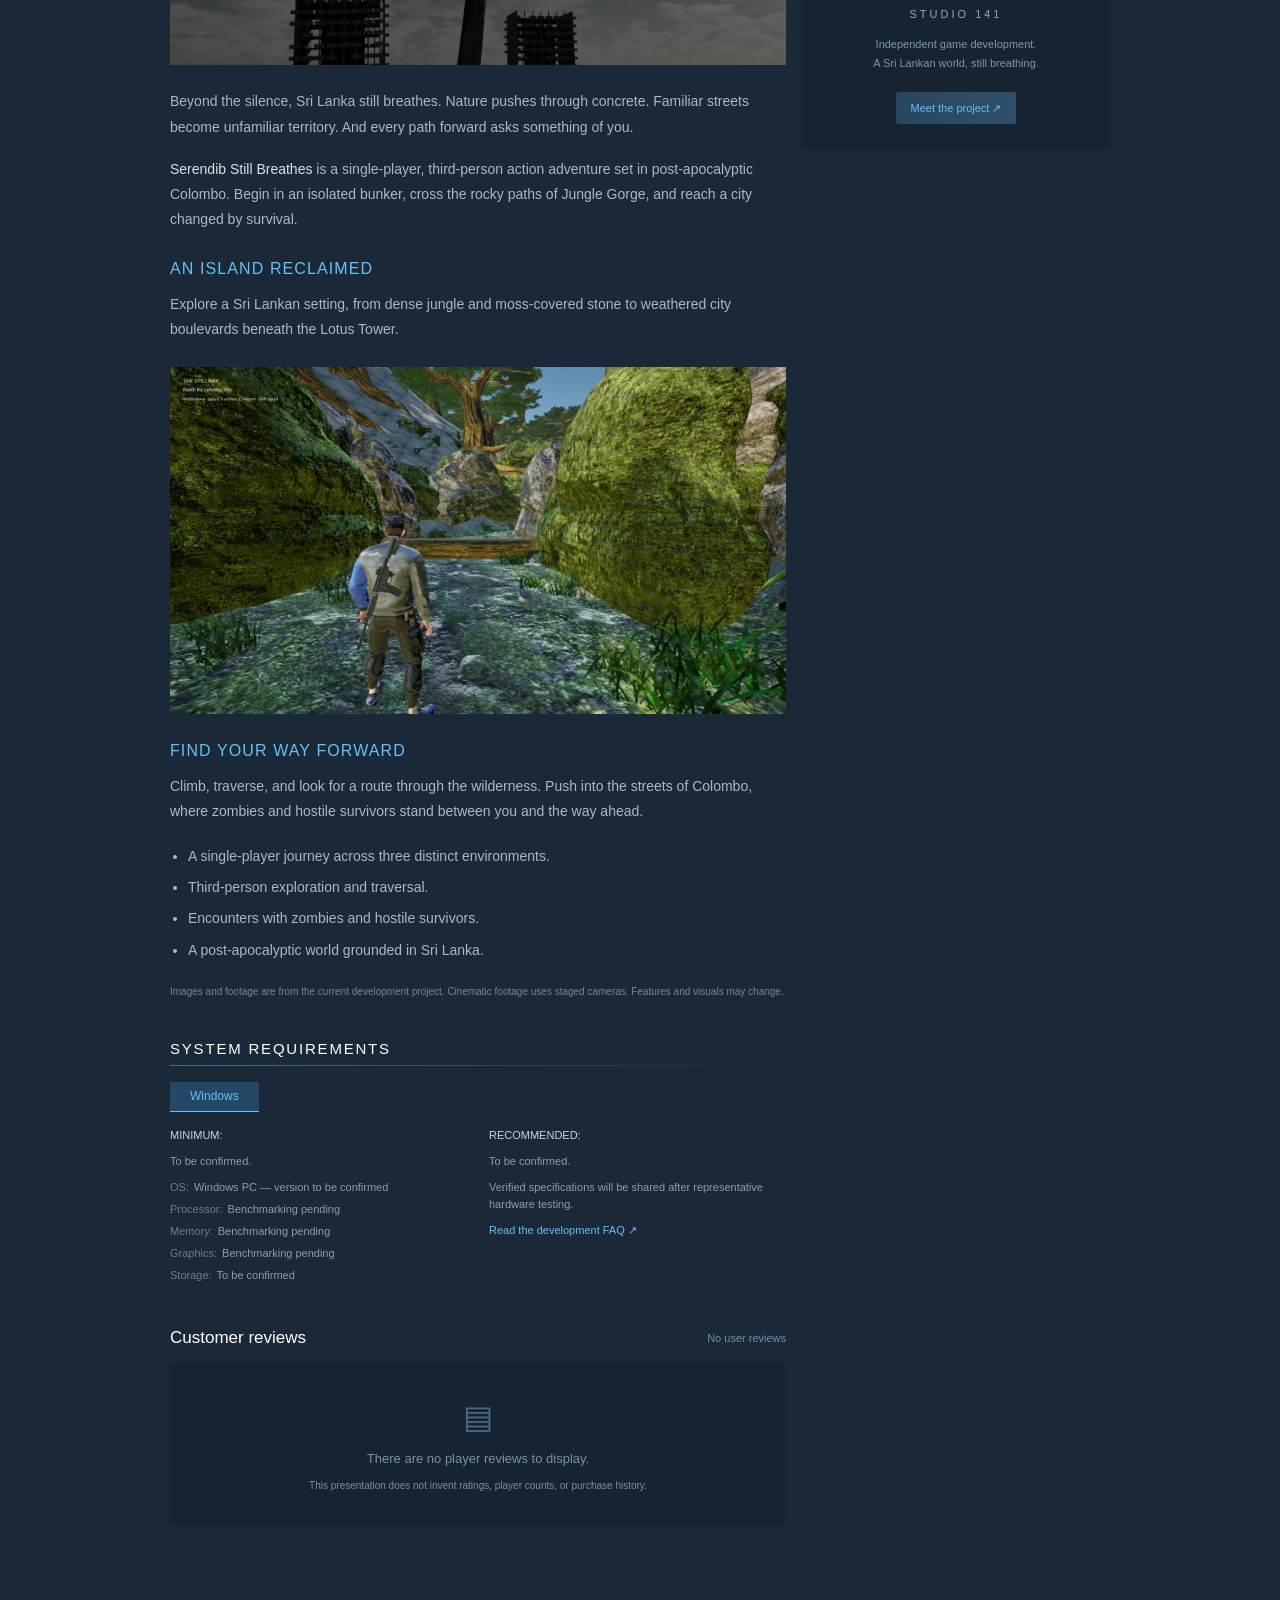
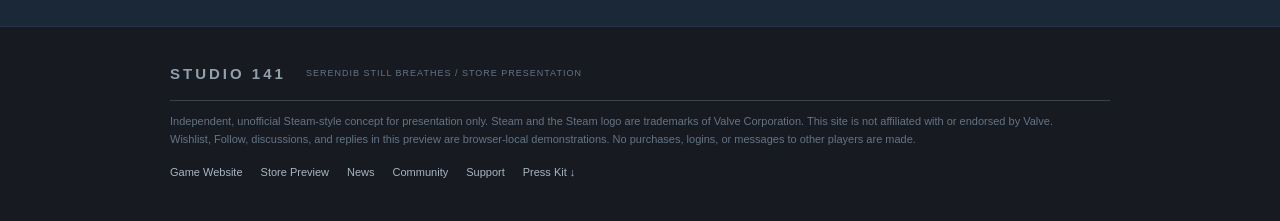
<file: serendib-storefront/index.html>
<!doctype html><html lang="en"><head><meta charset="utf-8"><meta name="viewport" content="width=device-width,initial-scale=1"><meta name="theme-color" content="#1b2838"><title>Serendib Still Breathes — Steam-style store preview</title><meta name="description" content="An unofficial, interactive Steam-style store concept for Serendib Still Breathes by Studio 141."><link rel="icon" href="icon.svg"><link rel="stylesheet" href="steam.css"><script defer src="steam.js"></script></head><body data-page="store"><div id="steam-header"></div><main class="store-container">
<div class="store-breadcrumb"><a href="index.html">All Games</a> &gt; <button data-tag="Action Adventure">Action Adventure</button> &gt; Serendib Still Breathes</div>
<div class="store-title"><h1>Serendib Still Breathes</h1><a class="steam-button small" href="steam-community.html">Community Hub</a></div>
<section class="product-overview" aria-label="Game overview"><div class="product-media"><div class="media-stage"><video id="store-video" controls playsinline preload="metadata" poster="assets/colombo.webp"><source src="assets/trailer.mp4" type="video/mp4"></video><button id="store-image-button" hidden aria-label="Enlarge selected screenshot"><img id="store-image" src="assets/colombo.webp" alt=""><span class="zoom-label">⤢ View full size</span></button><span class="stage-badge" id="stage-badge">CINEMATIC TRAILER</span></div><div class="thumbnail-strip" id="thumbnail-strip" aria-label="Select trailer or screenshot"></div><div class="media-controls"><button id="previous-media" aria-label="Previous media">❮</button><span id="media-caption">Cinematic trailer · 00:30</span><button id="next-media" aria-label="Next media">❯</button></div></div>
<aside class="product-summary"><div class="game-capsule"><img src="assets/hero.webp" alt="The overgrown world of Serendib"><div><strong>SERENDIB</strong><span>STILL BREATHES</span><small>A GAME BY STUDIO 141</small></div></div><p class="short-description">Survive a post-apocalyptic Colombo in a single-player, third-person action adventure. Leave the bunker, traverse the wild, and discover a Sri Lanka that refuses to fall silent.</p><dl class="product-facts"><div><dt>ALL REVIEWS:</dt><dd>No user reviews <span class="subdued">(preview)</span></dd></div><div class="fact-gap"><dt>RELEASE DATE:</dt><dd>To be announced</dd></div><div><dt>DEVELOPER:</dt><dd><a href="../serendib-showcase/#field-notes">Studio 141</a></dd></div><div><dt>PUBLISHER:</dt><dd><a href="../serendib-showcase/">Studio 141</a></dd></div></dl><p class="tags-heading">Explore the game’s themes:</p><div class="tag-list"><button data-tag="Action Adventure">Action Adventure</button><button data-tag="Survival">Survival</button><button data-tag="Zombies">Zombies</button><button data-tag="Single-player">Single-player</button><button data-tag="Exploration">+</button></div></aside></section>
<div class="store-actions"><button class="steam-button" data-wishlist aria-pressed="false">＋ Add to your wishlist</button><button class="steam-button" data-follow aria-pressed="false">Follow</button><a class="steam-button" href="../serendib-showcase/">Visit official website ↗</a><span>Local demo actions</span><button class="steam-button icon-button" id="share-store" aria-label="Copy this store preview link">↗</button></div>
<div class="store-columns"><div class="store-main"><section class="coming-soon"><h2>Coming soon</h2><p>Planned Release Date: <strong>To be announced</strong></p><p class="release-note">The game is in development. Add it to your demo wishlist to try this store concept.</p><div class="coming-bottom"><span>Follow the journey to Colombo.</span><button class="steam-button green" data-wishlist aria-pressed="false">Add to your wishlist</button></div></section>
<section class="store-section"><div class="section-bar"><h2>Recent events & announcements</h2><a href="steam-news.html">View all</a></div><div class="event-grid"><a href="steam-news.html#first-look" class="event-card"><img src="assets/colombo.webp" alt="The streets of Colombo" loading="lazy"><div><span>FIRST LOOK</span><h3>From the bunker to the boulevard</h3><small>A first glimpse of the world of Serendib.</small></div></a><a href="steam-news.html#jungle-gorge" class="event-card"><img src="assets/gorge.webp" alt="The moss-covered rocks of Jungle Gorge" loading="lazy"><div><span>DEVELOPMENT NOTES</span><h3>Into the green: Jungle Gorge</h3><small>A closer look at the path beyond the bunker.</small></div></a></div></section>
<section class="store-section about-store" id="about-game"><h2 class="steam-heading">ABOUT THIS GAME</h2><div class="about-banner"><img src="assets/tower.webp" alt="Colombo's Lotus Tower" loading="lazy"><div><strong>PARADISE DIDN’T DISAPPEAR.</strong><span>IT CHANGED.</span></div></div><p>Beyond the silence, Sri Lanka still breathes. Nature pushes through concrete. Familiar streets become unfamiliar territory. And every path forward asks something of you.</p><p><strong>Serendib Still Breathes</strong> is a single-player, third-person action adventure set in post-apocalyptic Colombo. Begin in an isolated bunker, cross the rocky paths of Jungle Gorge, and reach a city changed by survival.</p><h3>AN ISLAND RECLAIMED</h3><p>Explore a Sri Lankan setting, from dense jungle and moss-covered stone to weathered city boulevards beneath the Lotus Tower.</p><img class="about-screenshot" src="assets/gorge.webp" alt="Third-person exploration in Jungle Gorge" loading="lazy"><h3>FIND YOUR WAY FORWARD</h3><p>Climb, traverse, and look for a route through the wilderness. Push into the streets of Colombo, where zombies and hostile survivors stand between you and the way ahead.</p><ul><li>A single-player journey across three distinct environments.</li><li>Third-person exploration and traversal.</li><li>Encounters with zombies and hostile survivors.</li><li>A post-apocalyptic world grounded in Sri Lanka.</li></ul><p class="store-disclaimer">Images and footage are from the current development project. Cinematic footage uses staged cameras. Features and visuals may change.</p></section>
<section class="store-section"><h2 class="steam-heading">SYSTEM REQUIREMENTS</h2><div class="requirements-platform">Windows</div><div class="requirements-grid"><div><h3>MINIMUM:</h3><p>To be confirmed.</p><dl><div><dt>OS:</dt><dd>Windows PC — version to be confirmed</dd></div><div><dt>Processor:</dt><dd>Benchmarking pending</dd></div><div><dt>Memory:</dt><dd>Benchmarking pending</dd></div><div><dt>Graphics:</dt><dd>Benchmarking pending</dd></div><div><dt>Storage:</dt><dd>To be confirmed</dd></div></dl></div><div><h3>RECOMMENDED:</h3><p>To be confirmed.</p><p>Verified specifications will be shared after representative hardware testing.</p><a href="steam-support.html#requirements">Read the development FAQ ↗</a></div></div></section>
<section class="store-section"><div class="section-bar"><h2>Customer reviews</h2><span>No user reviews</span></div><div class="empty-reviews"><span aria-hidden="true">▤</span><p>There are no player reviews to display.</p><small>This presentation does not invent ratings, player counts, or purchase history.</small></div></section></div>
<aside class="store-sidebar"><div class="sidebar-panel"><h3>THIS GAME</h3><a class="feature-row" href="#about-game"><span>♟</span> Single-player</a><a class="feature-row" href="#about-game"><span>◉</span> Third-person</a><a class="feature-row" href="#about-game"><span>⌘</span> Action Adventure</a><p class="sidebar-note">Steam achievements, cloud saves, controller support, and other Steam features are not confirmed.</p></div><div class="sidebar-panel"><h3>LANGUAGES</h3><p class="sidebar-note">Final interface, audio, and subtitle support will be announced before release.</p></div><div class="sidebar-panel detail-list"><p><strong>Title:</strong> Serendib Still Breathes</p><p><strong>Genre:</strong> Action, Adventure</p><p><strong>Developer:</strong> <a href="../serendib-showcase/#field-notes">Studio 141</a></p><p><strong>Status:</strong> In development</p><a class="sidebar-link" href="../serendib-showcase/">Visit the website ↗</a><a class="sidebar-link" href="steam-news.html">Read related news</a><a class="sidebar-link" href="steam-community.html">View discussions</a><a class="sidebar-link" href="steam-support.html">Get support</a><a class="sidebar-link" href="assets/serendib-press-kit.zip" download>Download press kit ↓</a></div><div class="sidebar-panel studio-panel"><span class="studio-141">141</span><h3>STUDIO 141</h3><p>Independent game development.<br>A Sri Lankan world, still breathing.</p><a class="steam-button" href="../serendib-showcase/#field-notes">Meet the project ↗</a></div></aside></div>
</main><div id="steam-footer"></div></body></html>
</file>
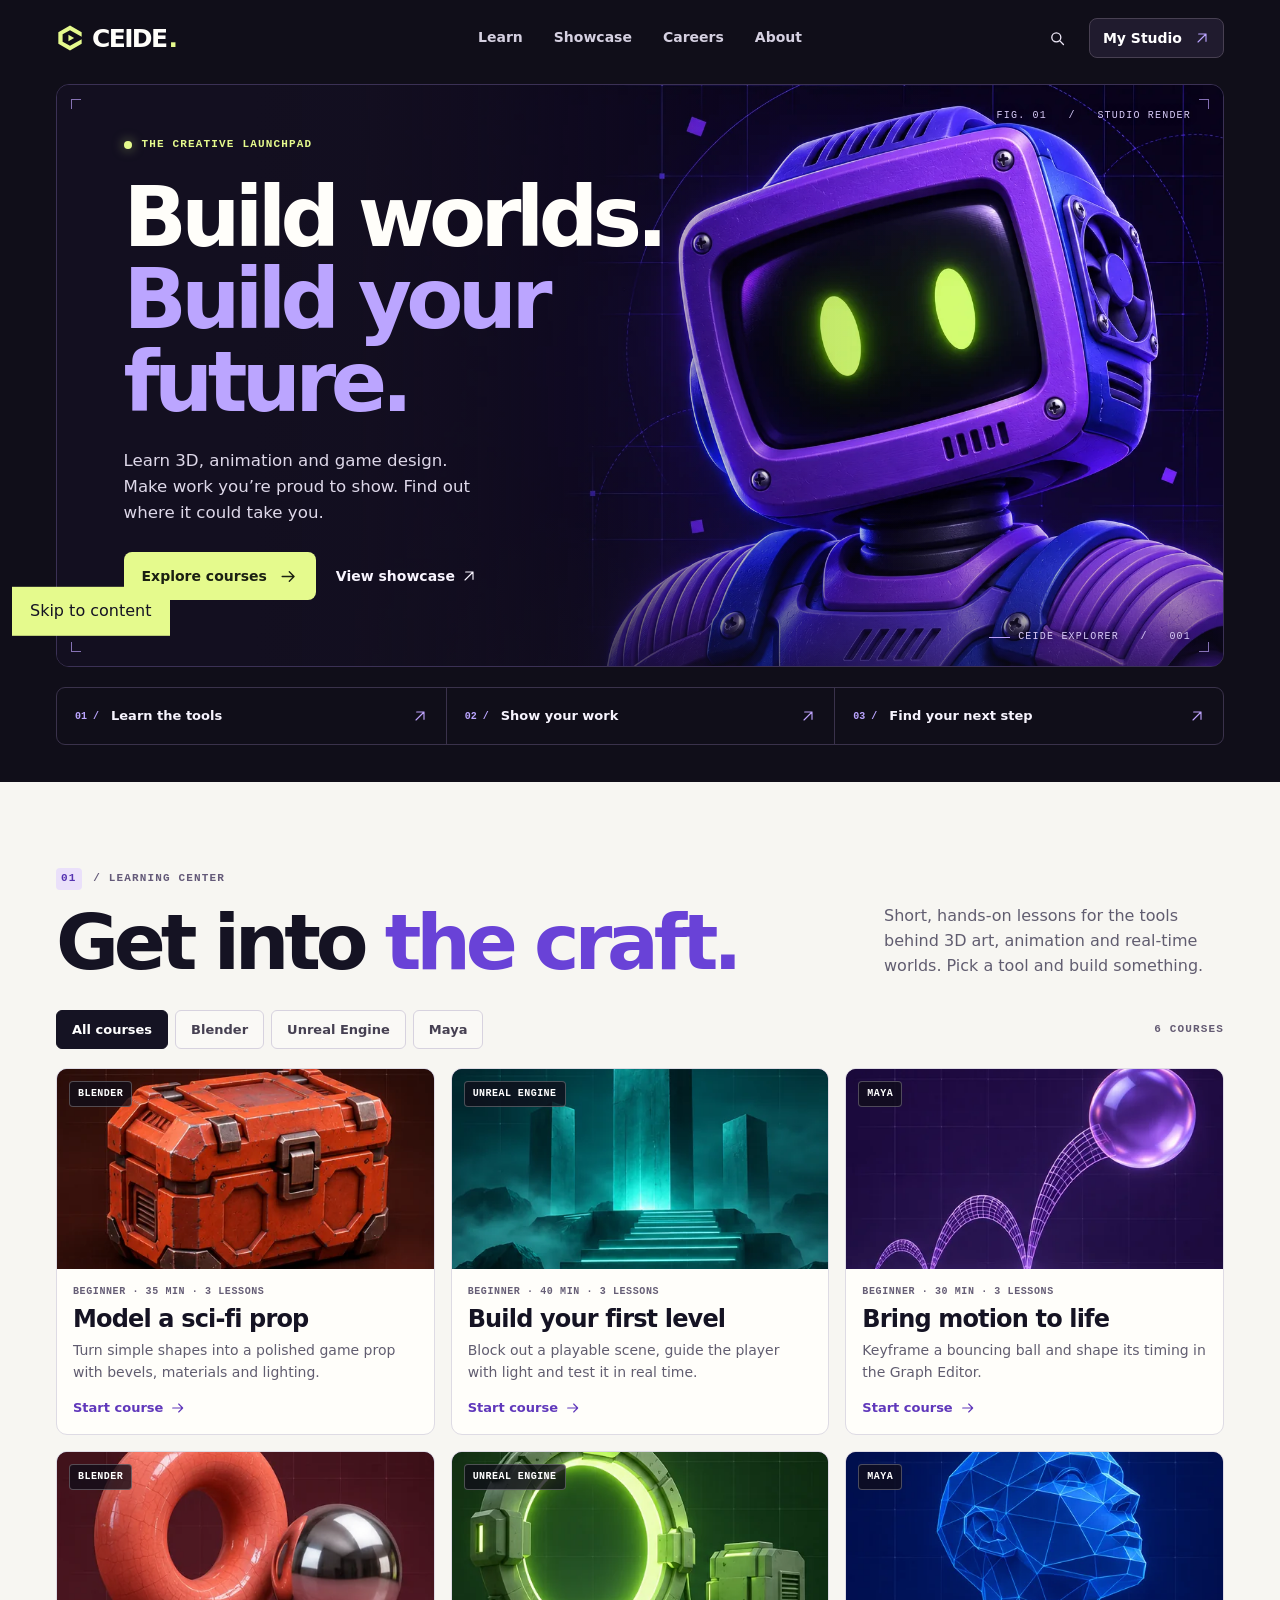
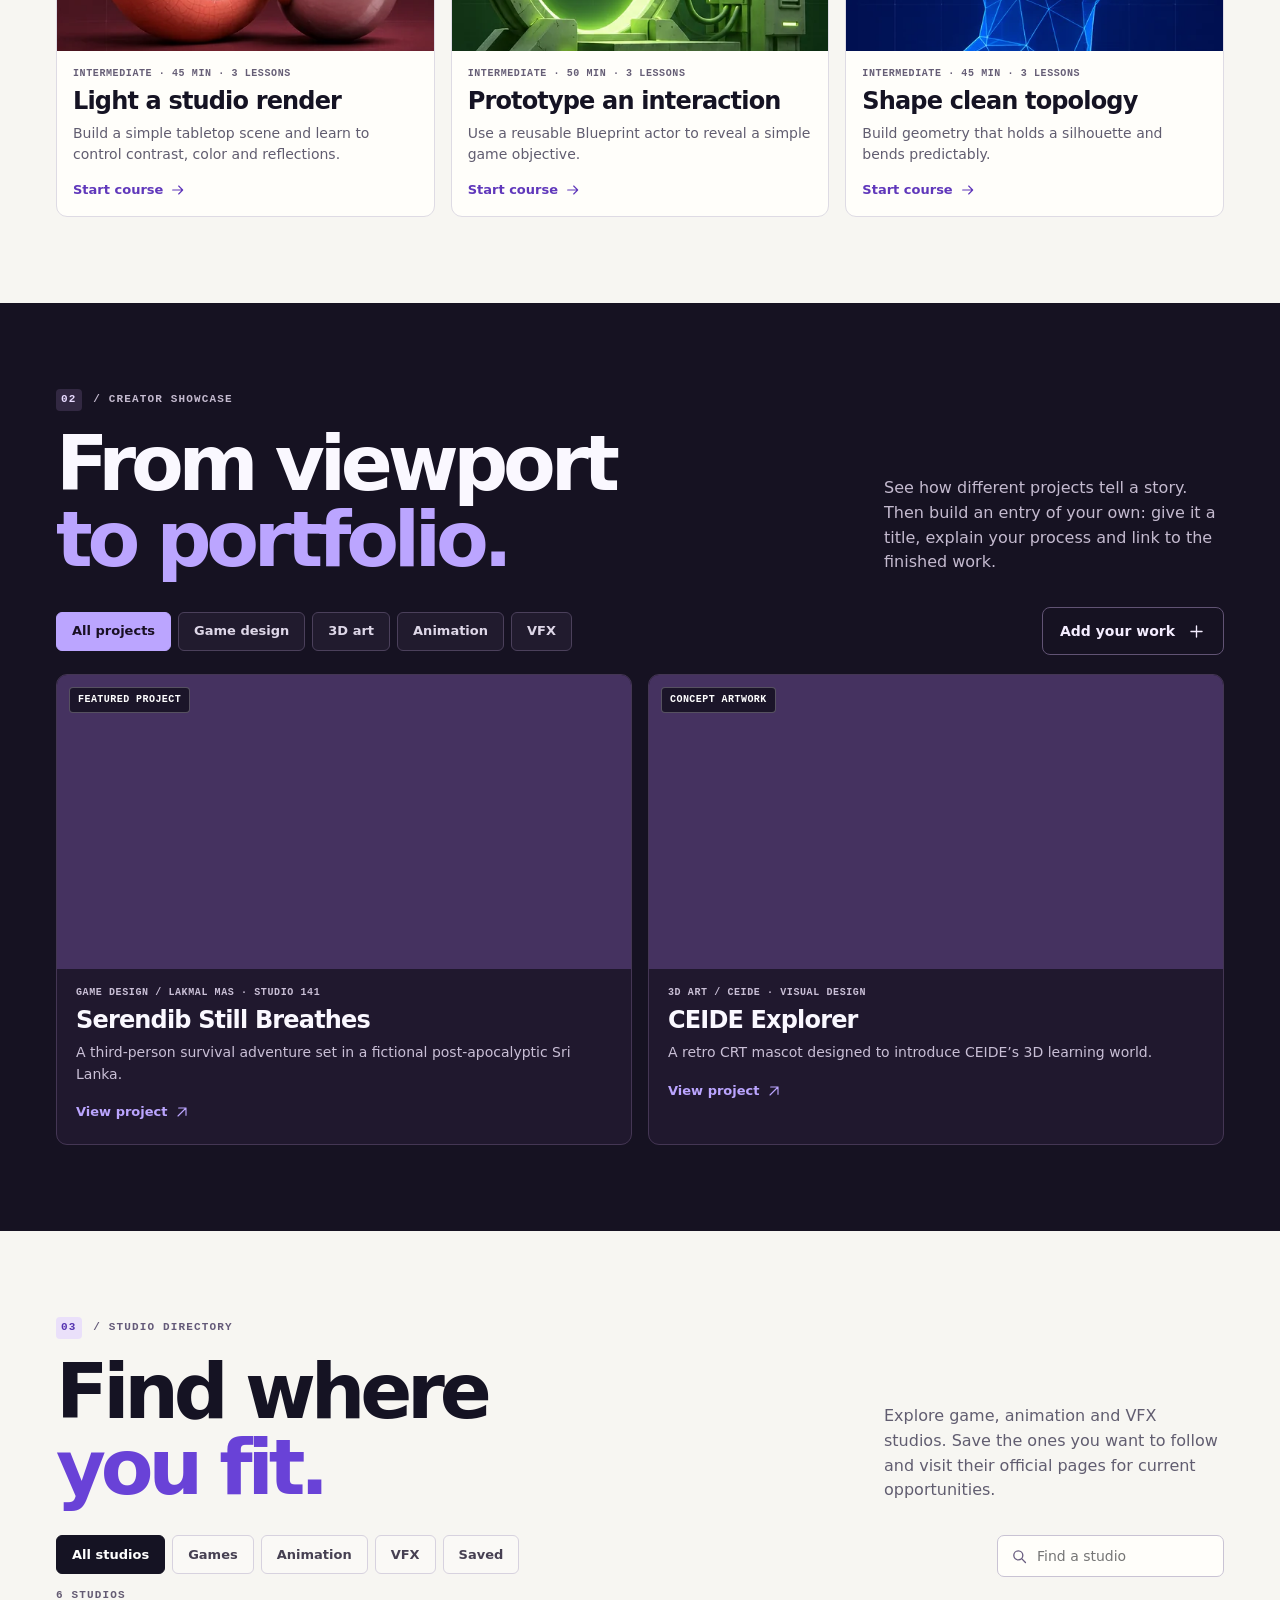
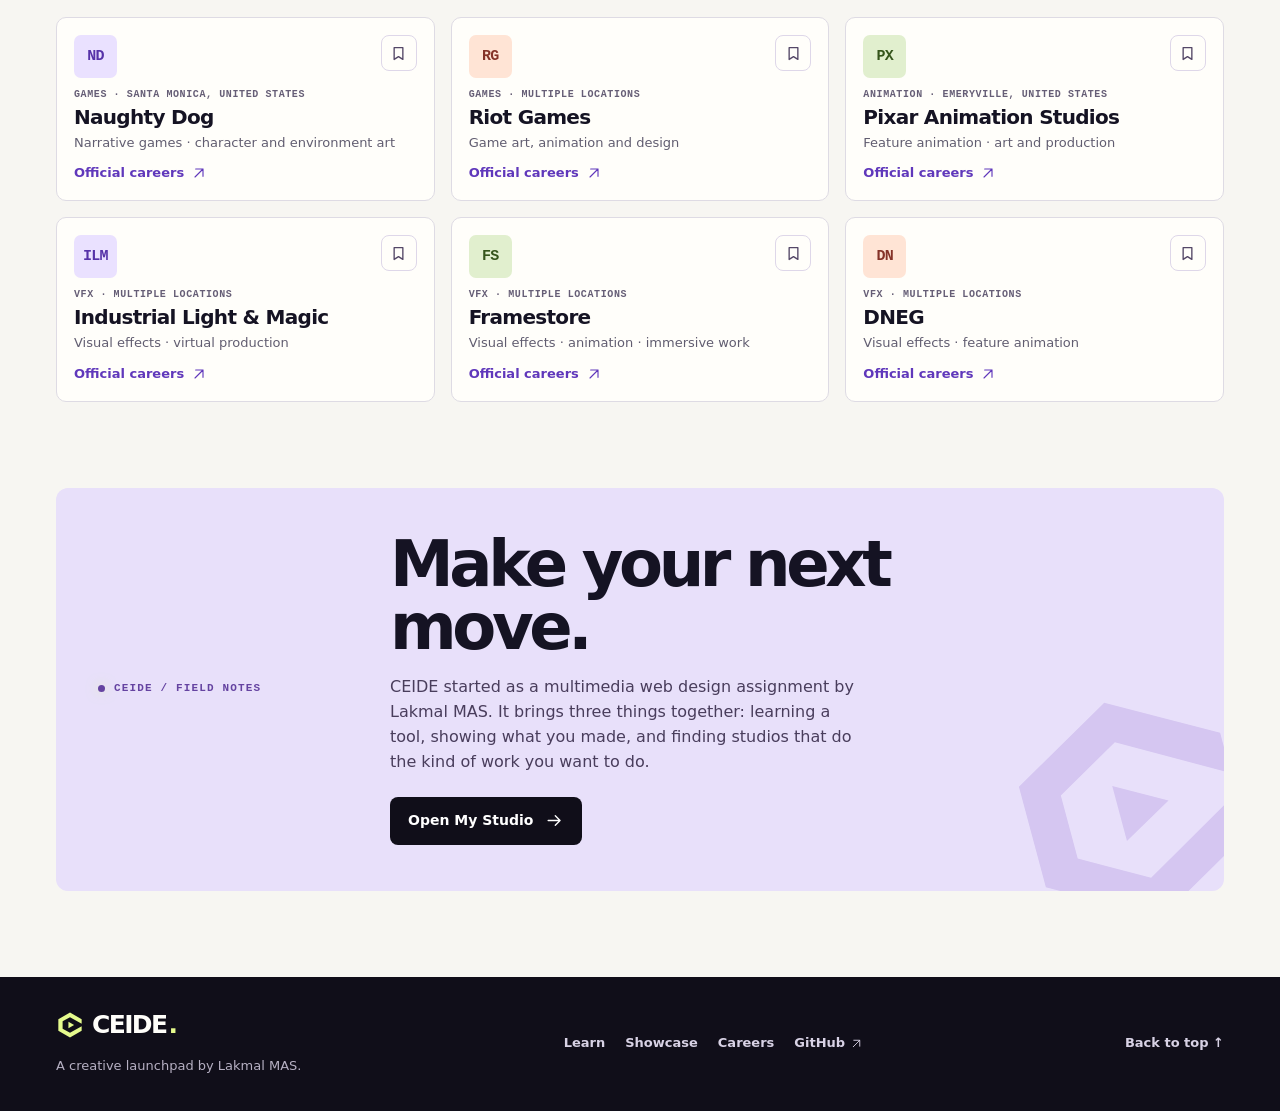
<file: Company Directory.html>
<!doctype html>
<html lang="en"><meta charset="utf-8"><meta name="viewport" content="width=device-width, initial-scale=1">
<title>CEIDE Studio Directory</title><meta http-equiv="refresh" content="0;url=./#careers">
<p>This page has moved to <a href="./#careers">CEIDE Studio Directory</a>.</p>
</html>
</file>
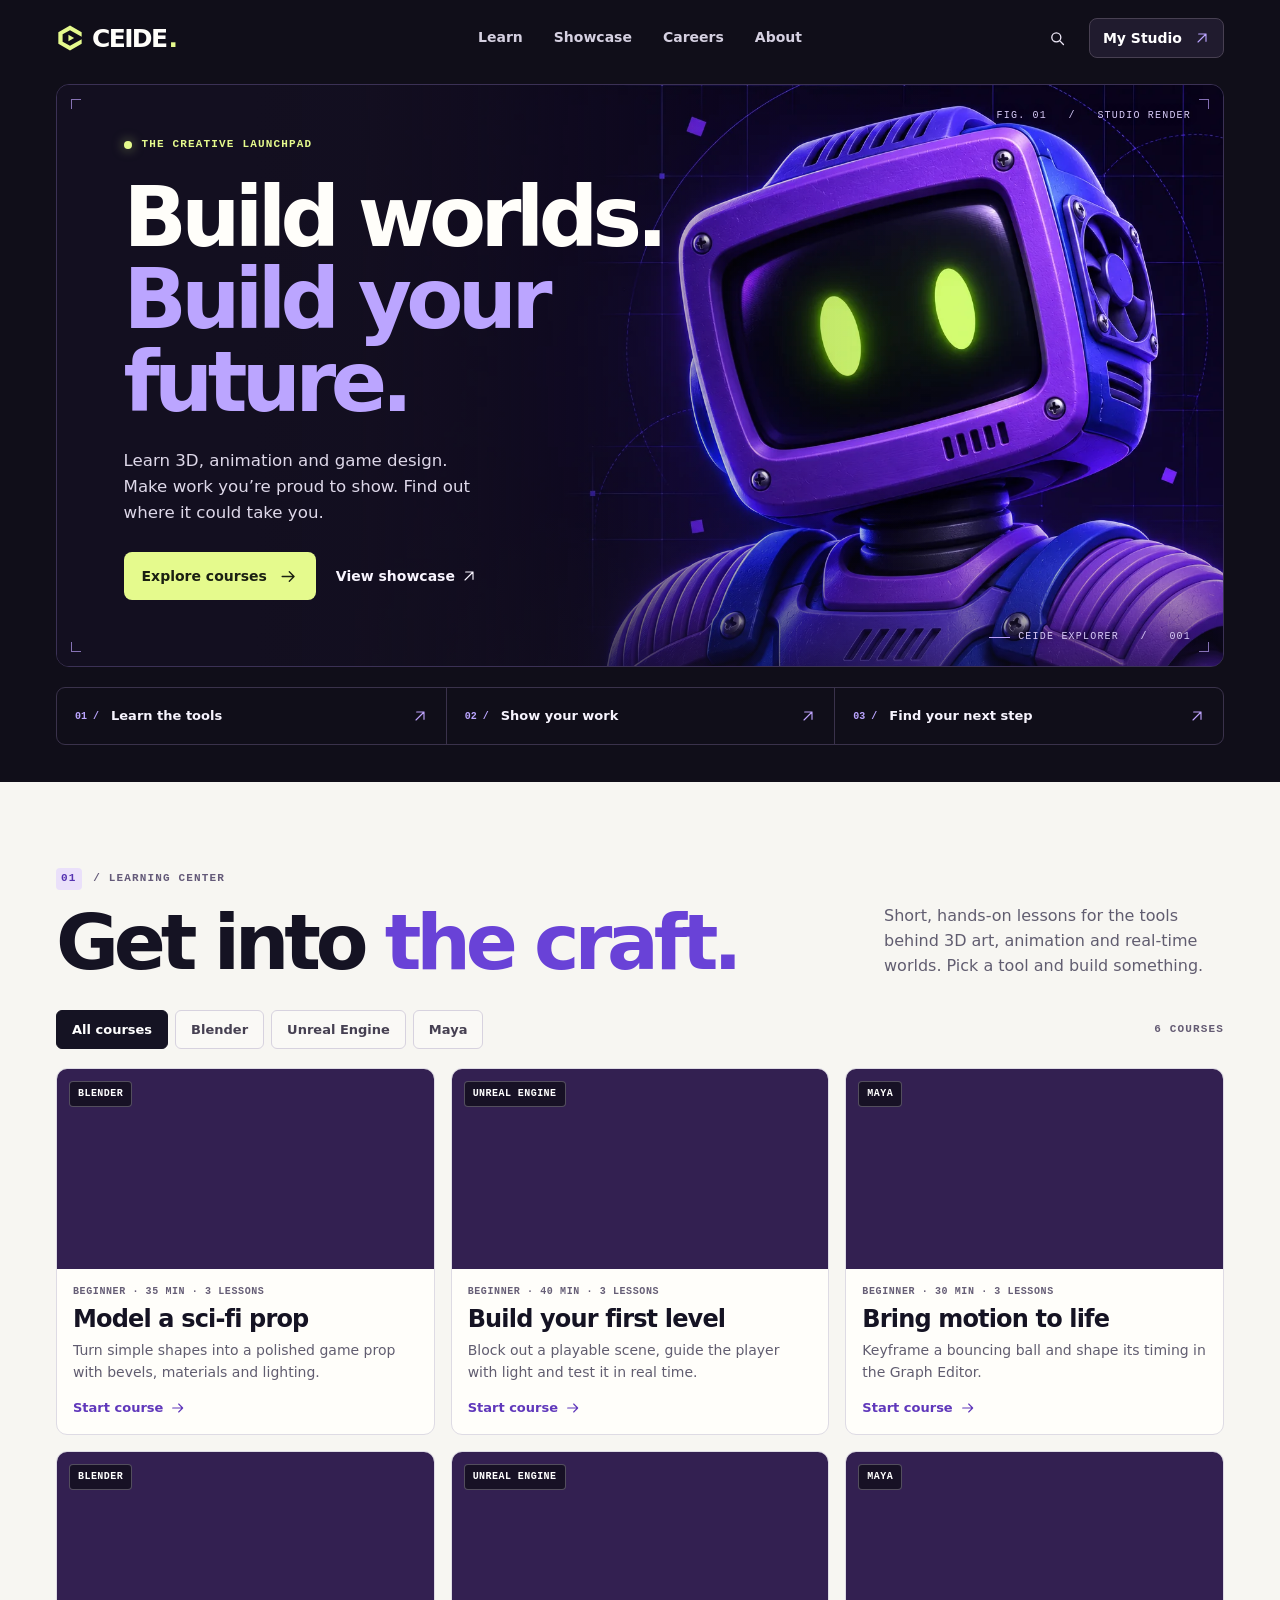
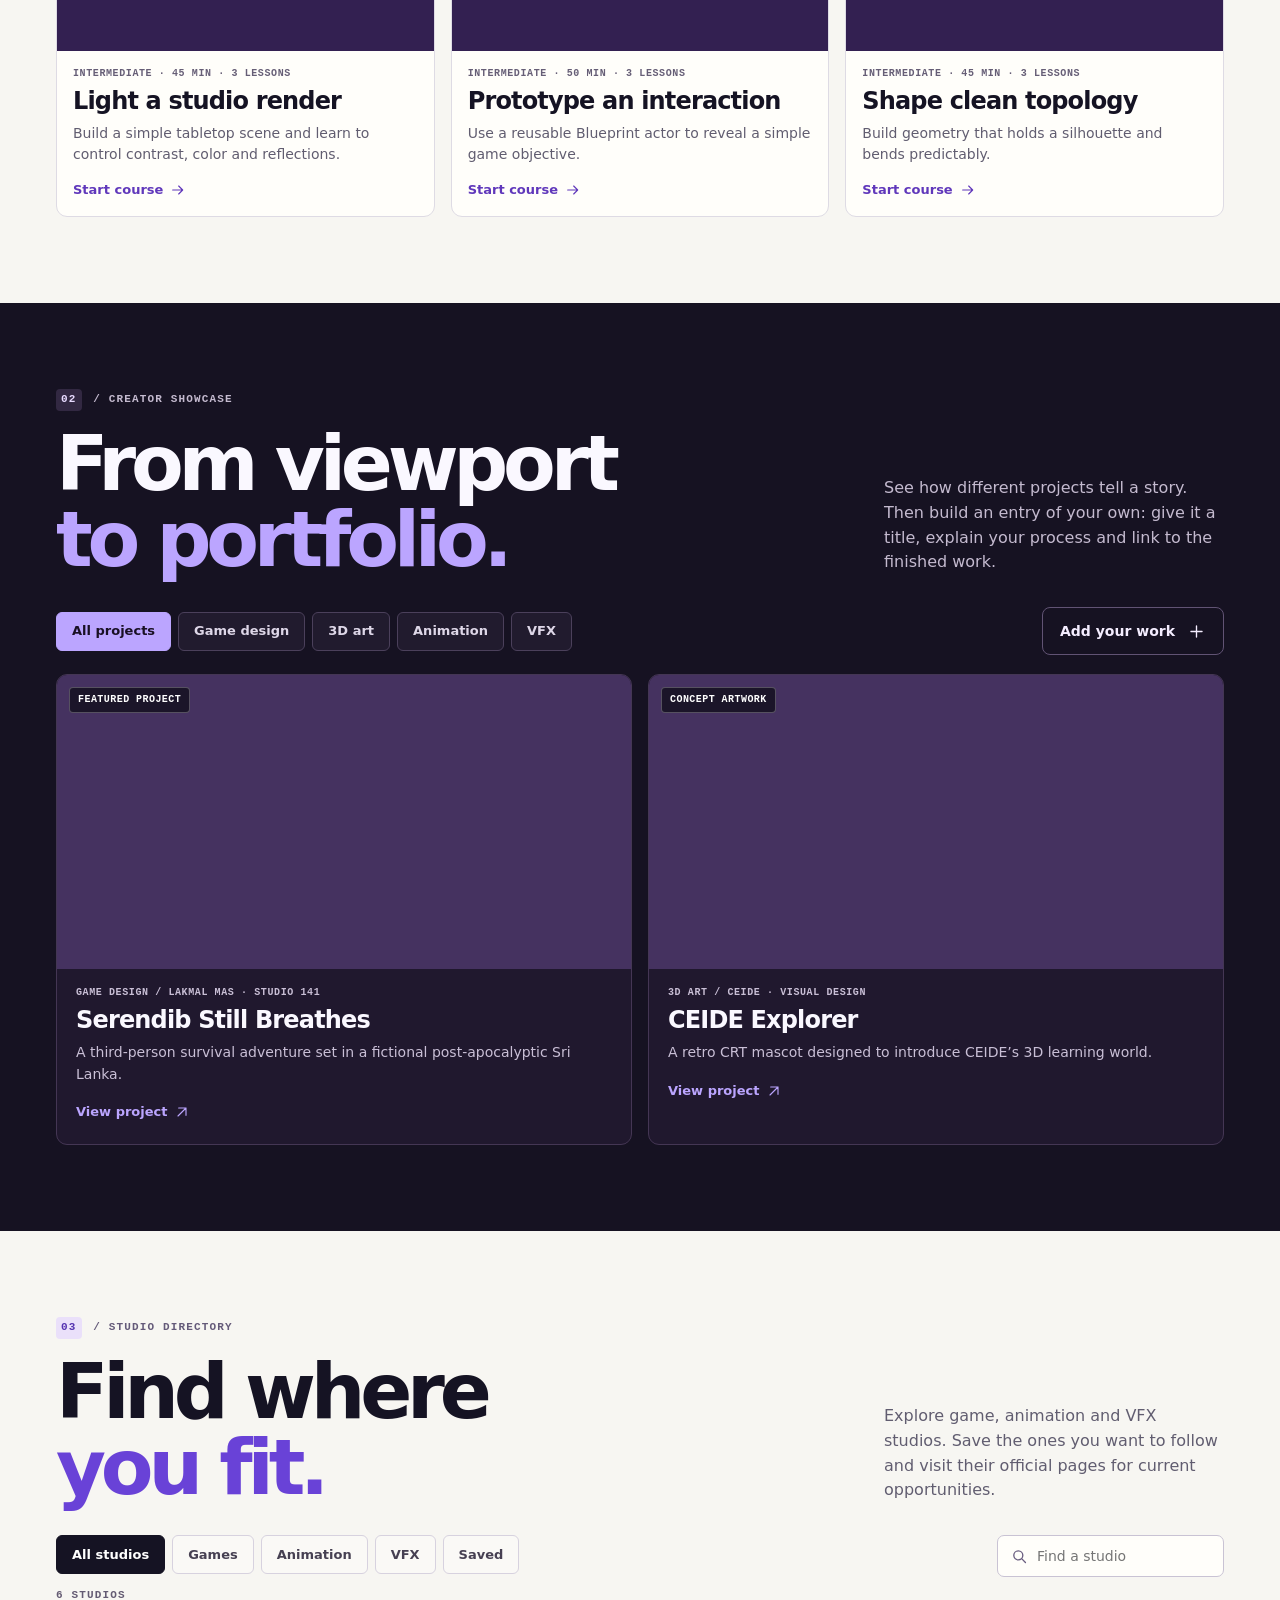
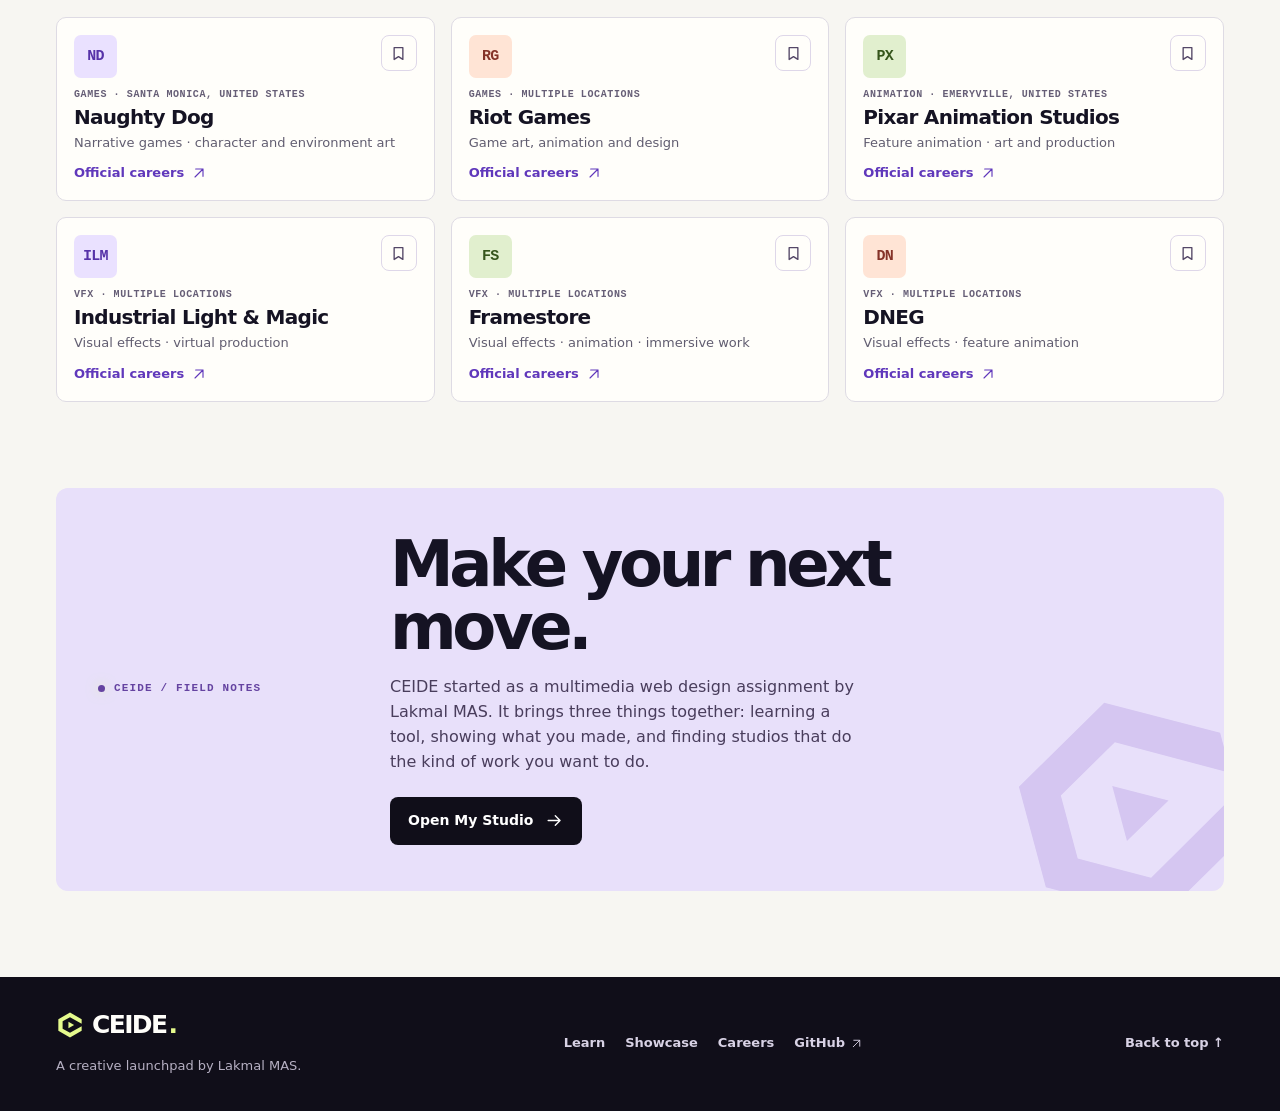
<file: Contacts.html>
<!doctype html>
<html lang="en"><meta charset="utf-8"><meta name="viewport" content="width=device-width, initial-scale=1">
<title>About CEIDE</title><meta http-equiv="refresh" content="0;url=./#about">
<p>This page has moved to <a href="./#about">About CEIDE</a>.</p>
</html>
</file>
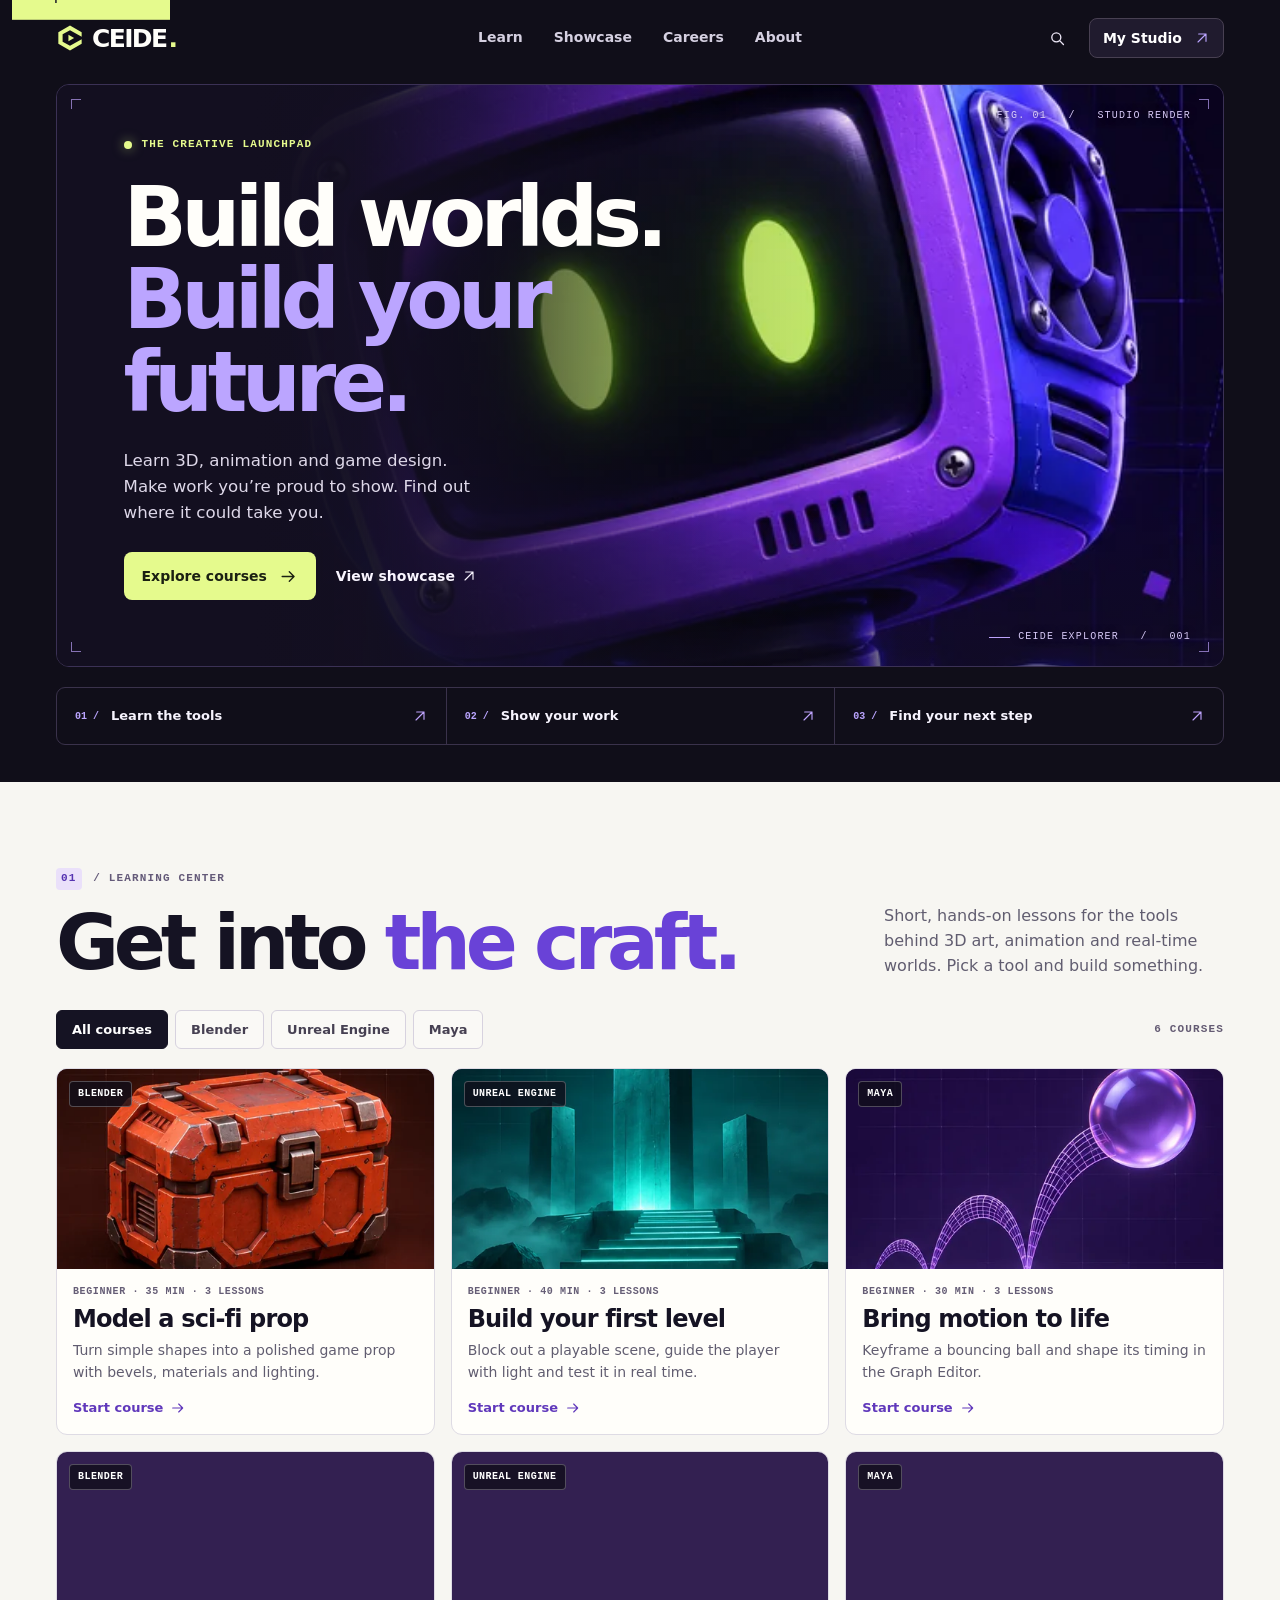
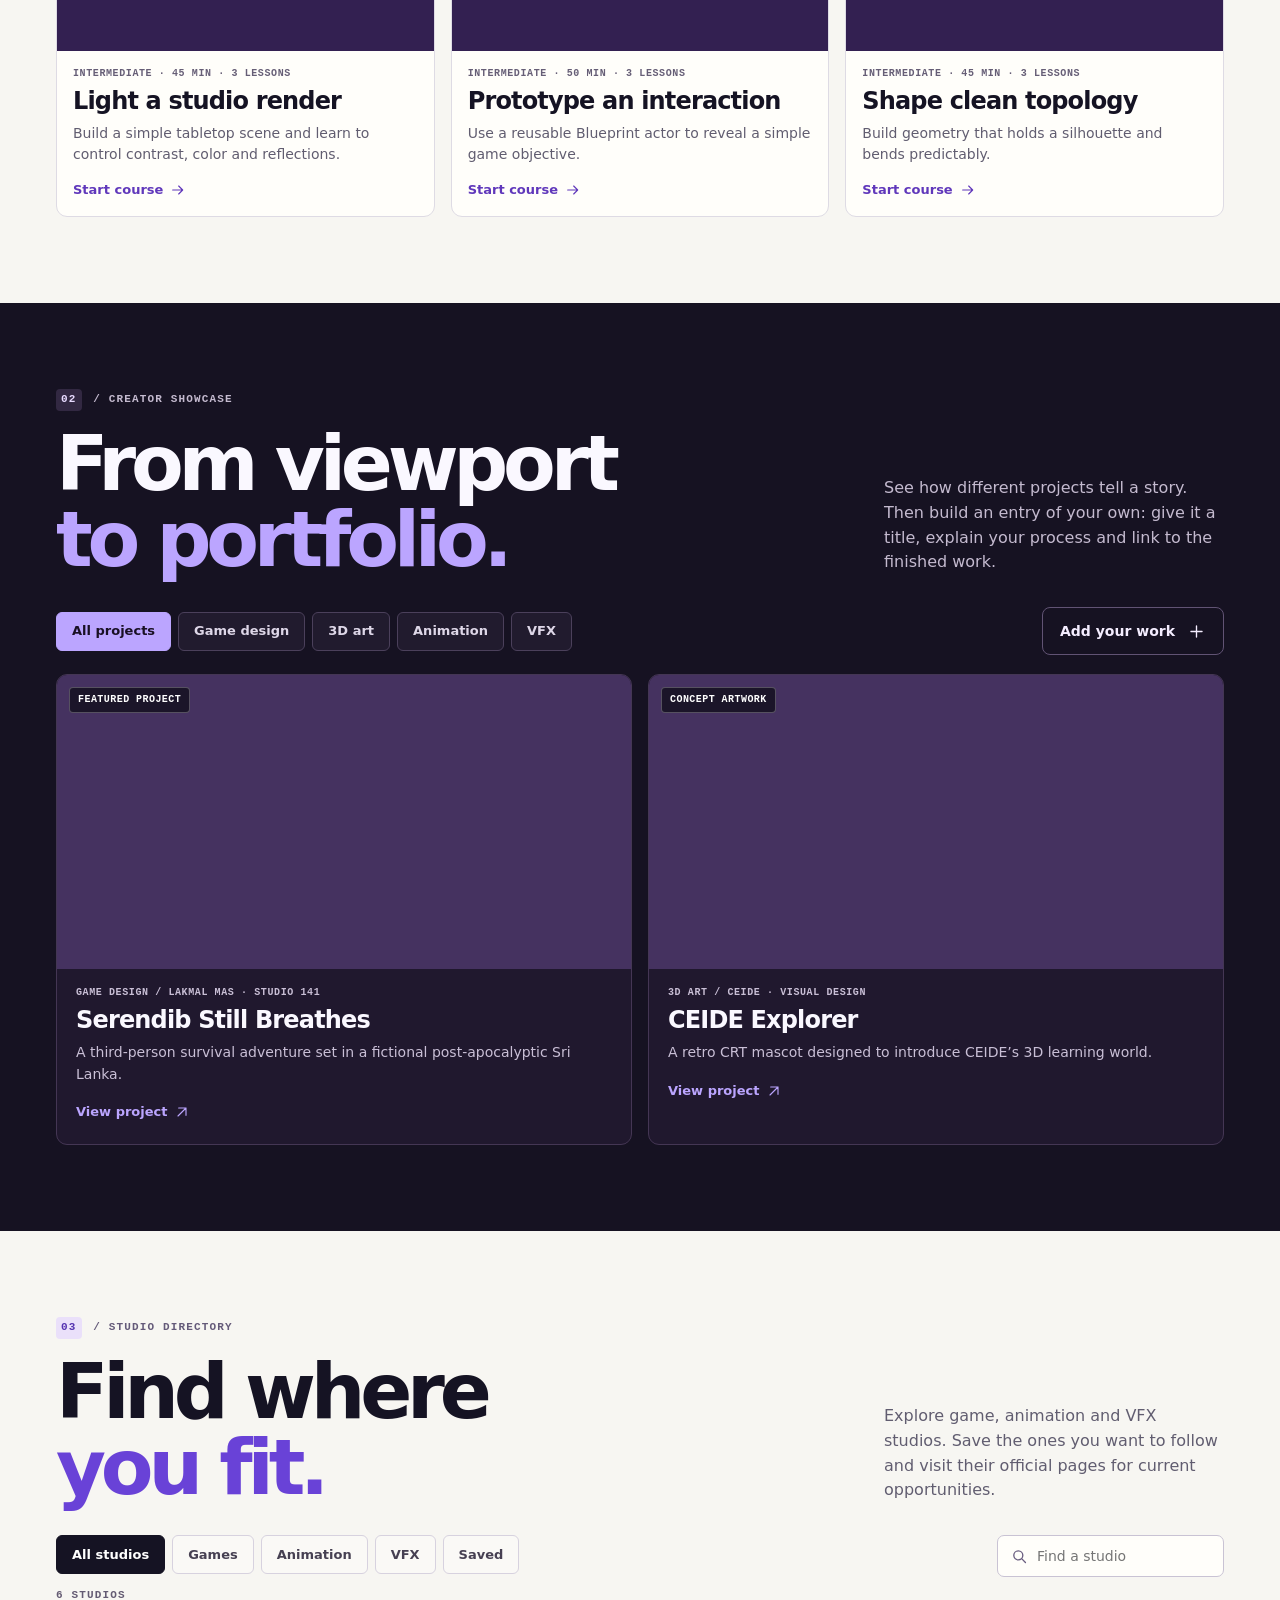
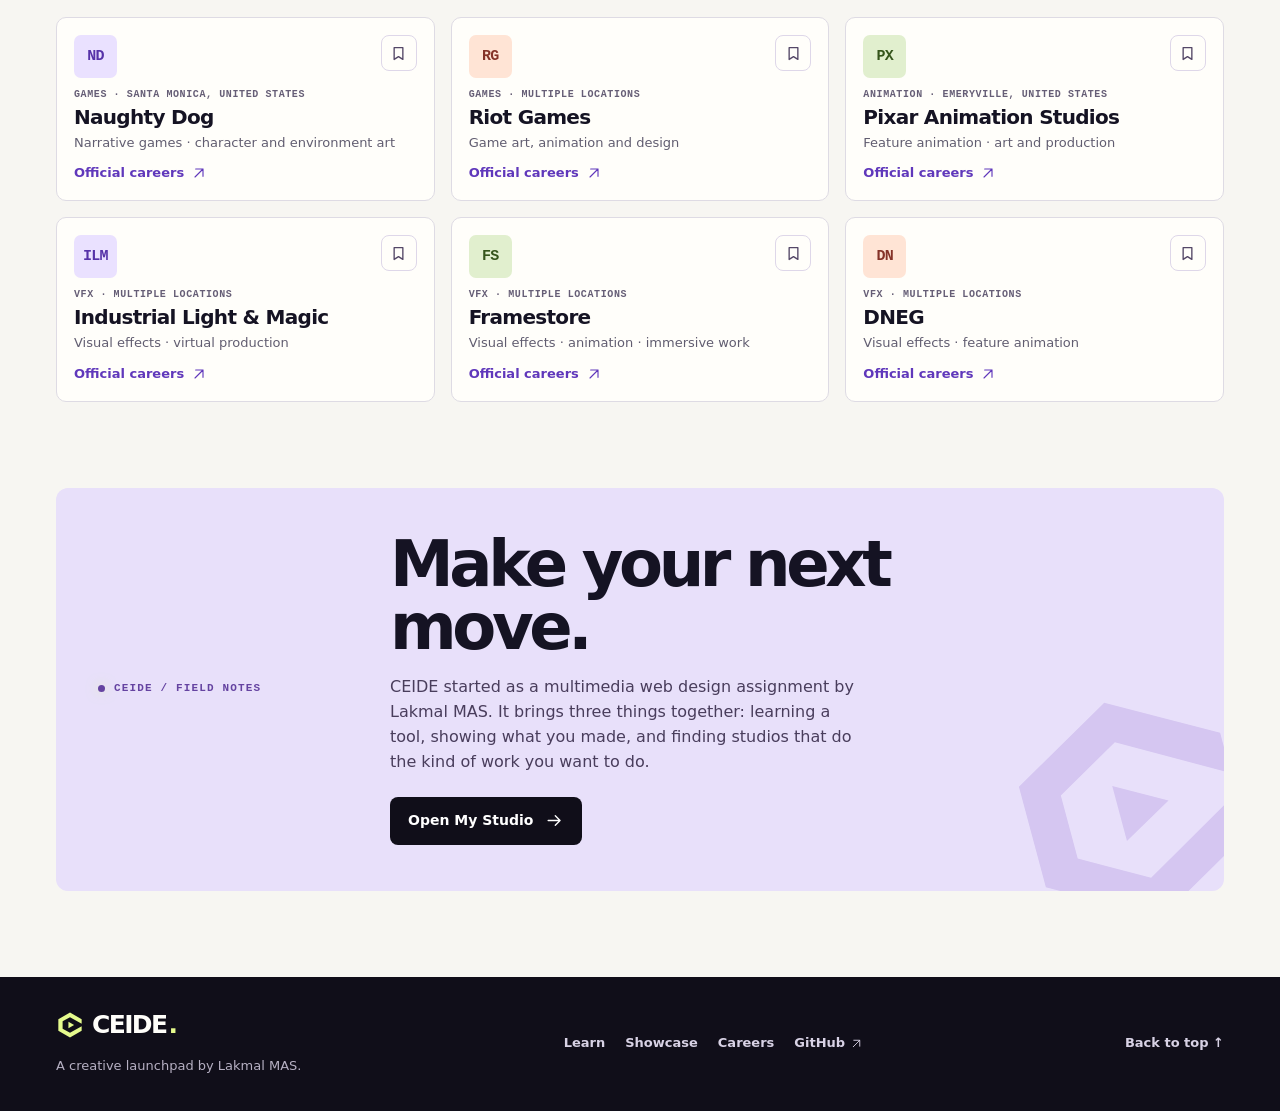
<file: Courses.html>
<!doctype html>
<html lang="en"><meta charset="utf-8"><meta name="viewport" content="width=device-width, initial-scale=1">
<title>CEIDE Courses</title><meta http-equiv="refresh" content="0;url=./#learn">
<p>This page has moved to <a href="./#learn">CEIDE Courses</a>.</p>
</html>
</file>
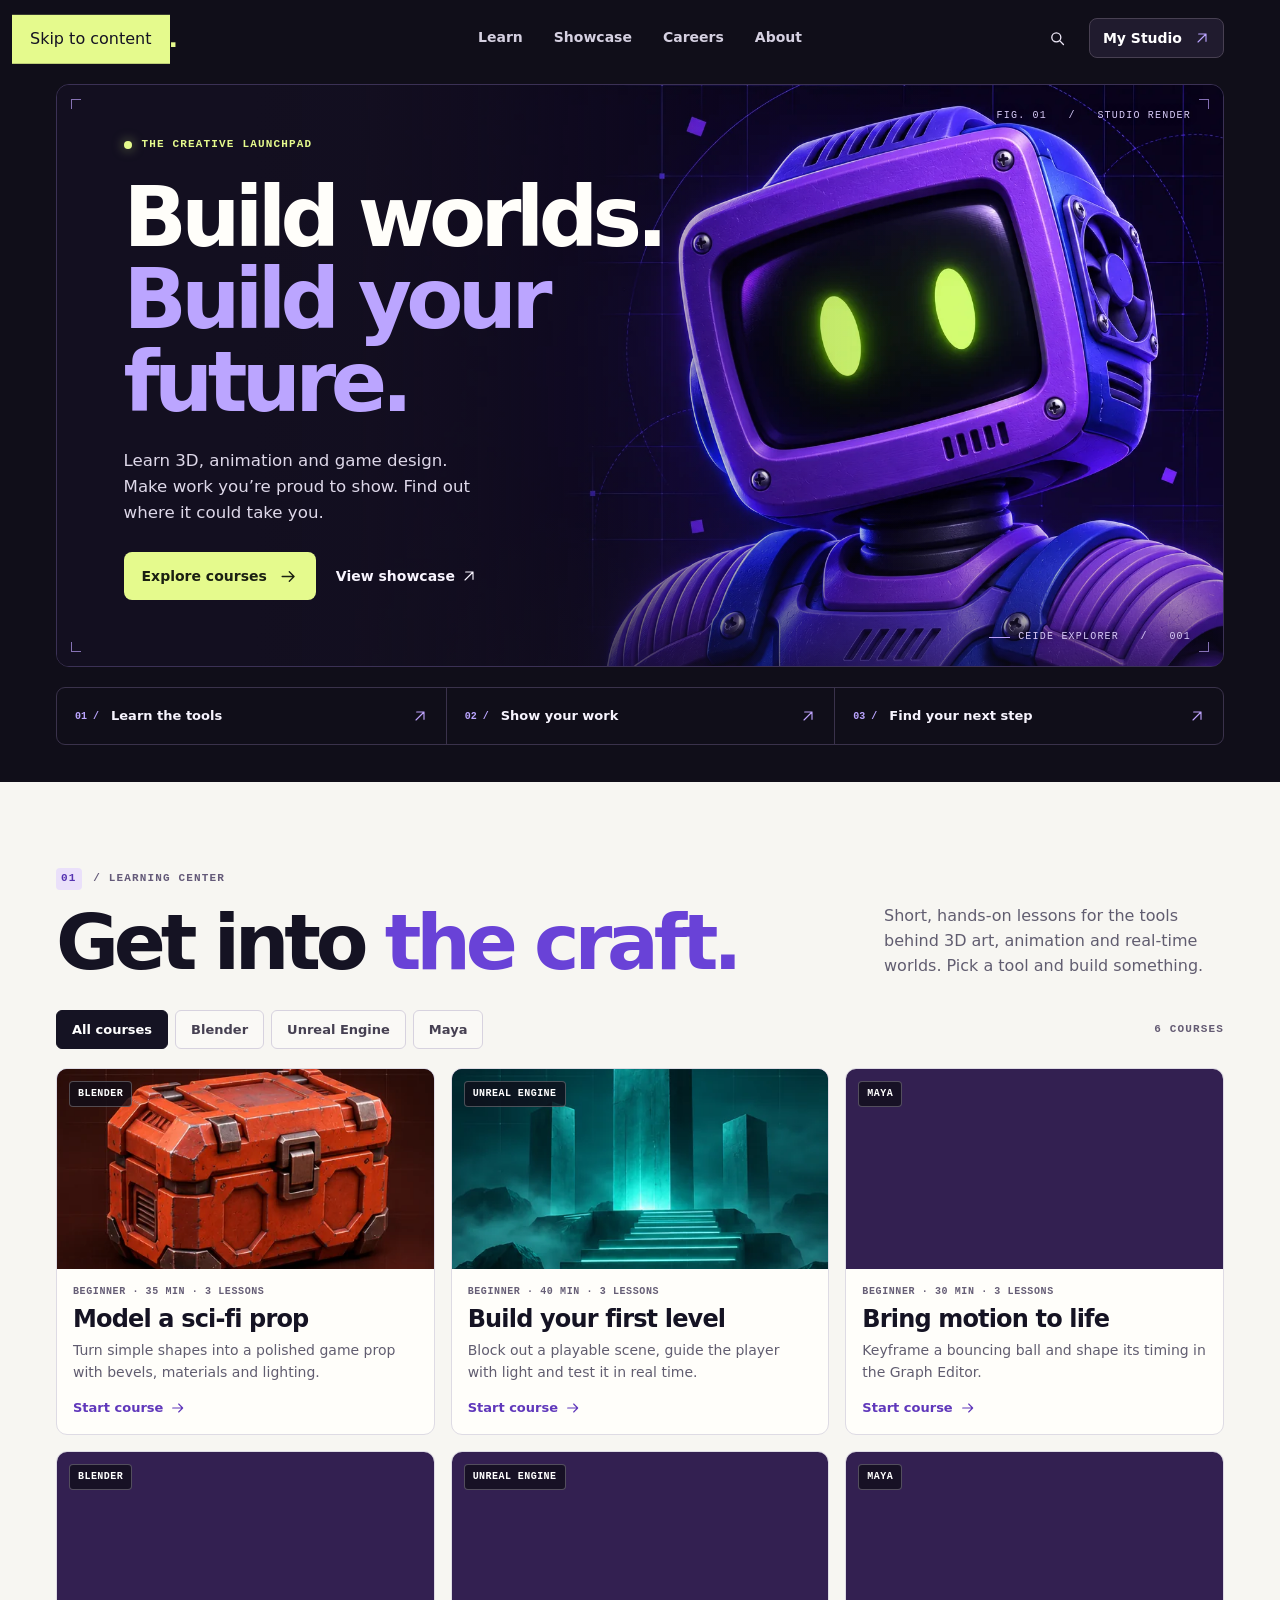
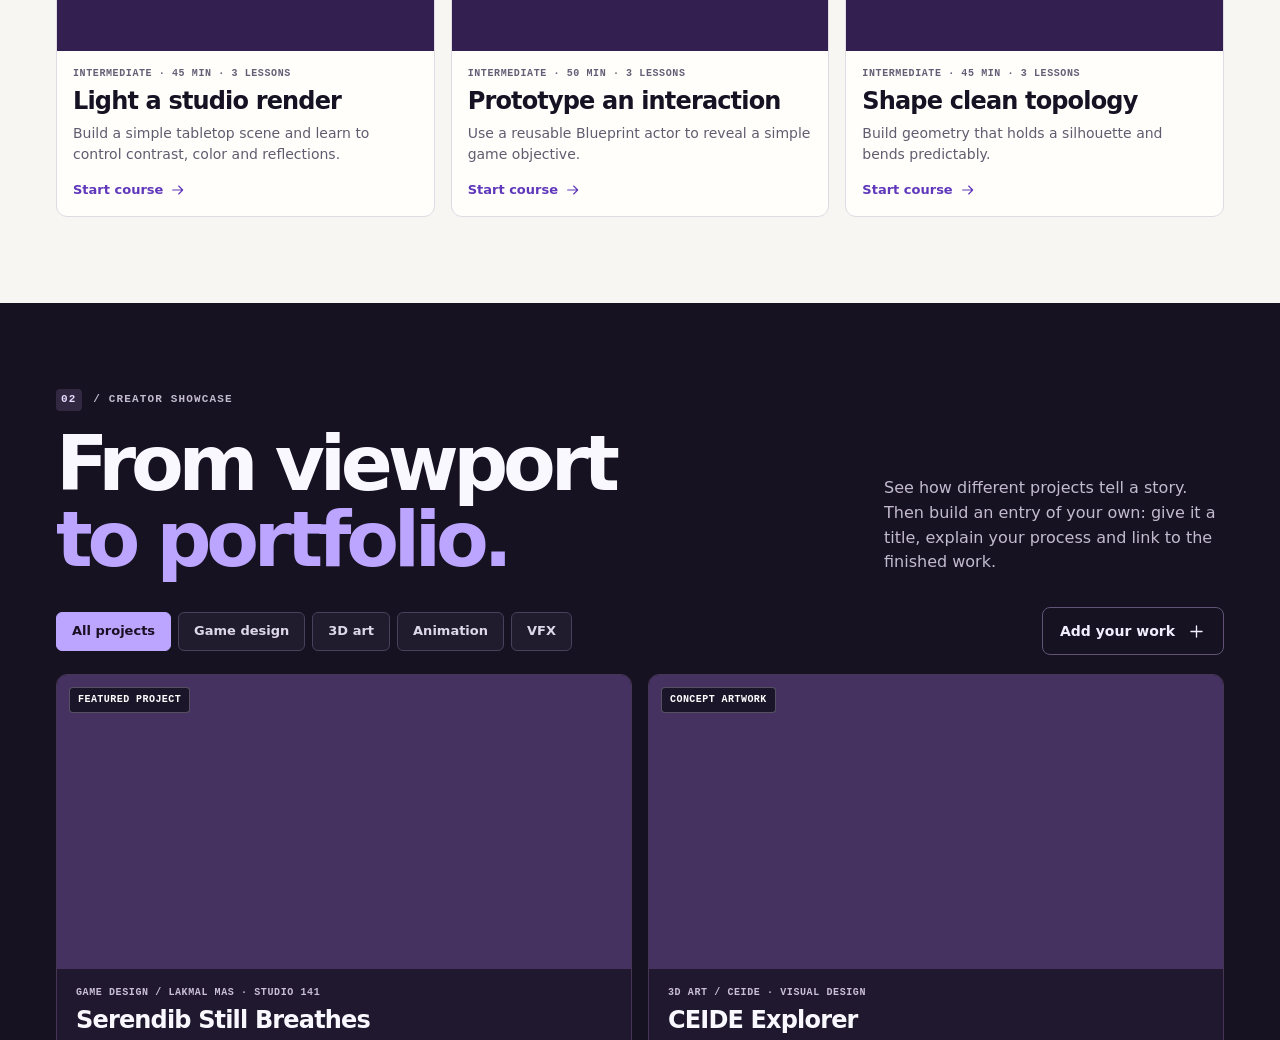
<file: portfolio.html>
<!doctype html>
<html lang="en"><meta charset="utf-8"><meta name="viewport" content="width=device-width, initial-scale=1">
<title>CEIDE Portfolio</title><meta http-equiv="refresh" content="0;url=./#showcase">
<p>This page has moved to <a href="./#showcase">CEIDE Portfolio</a>.</p>
</html>
</file>
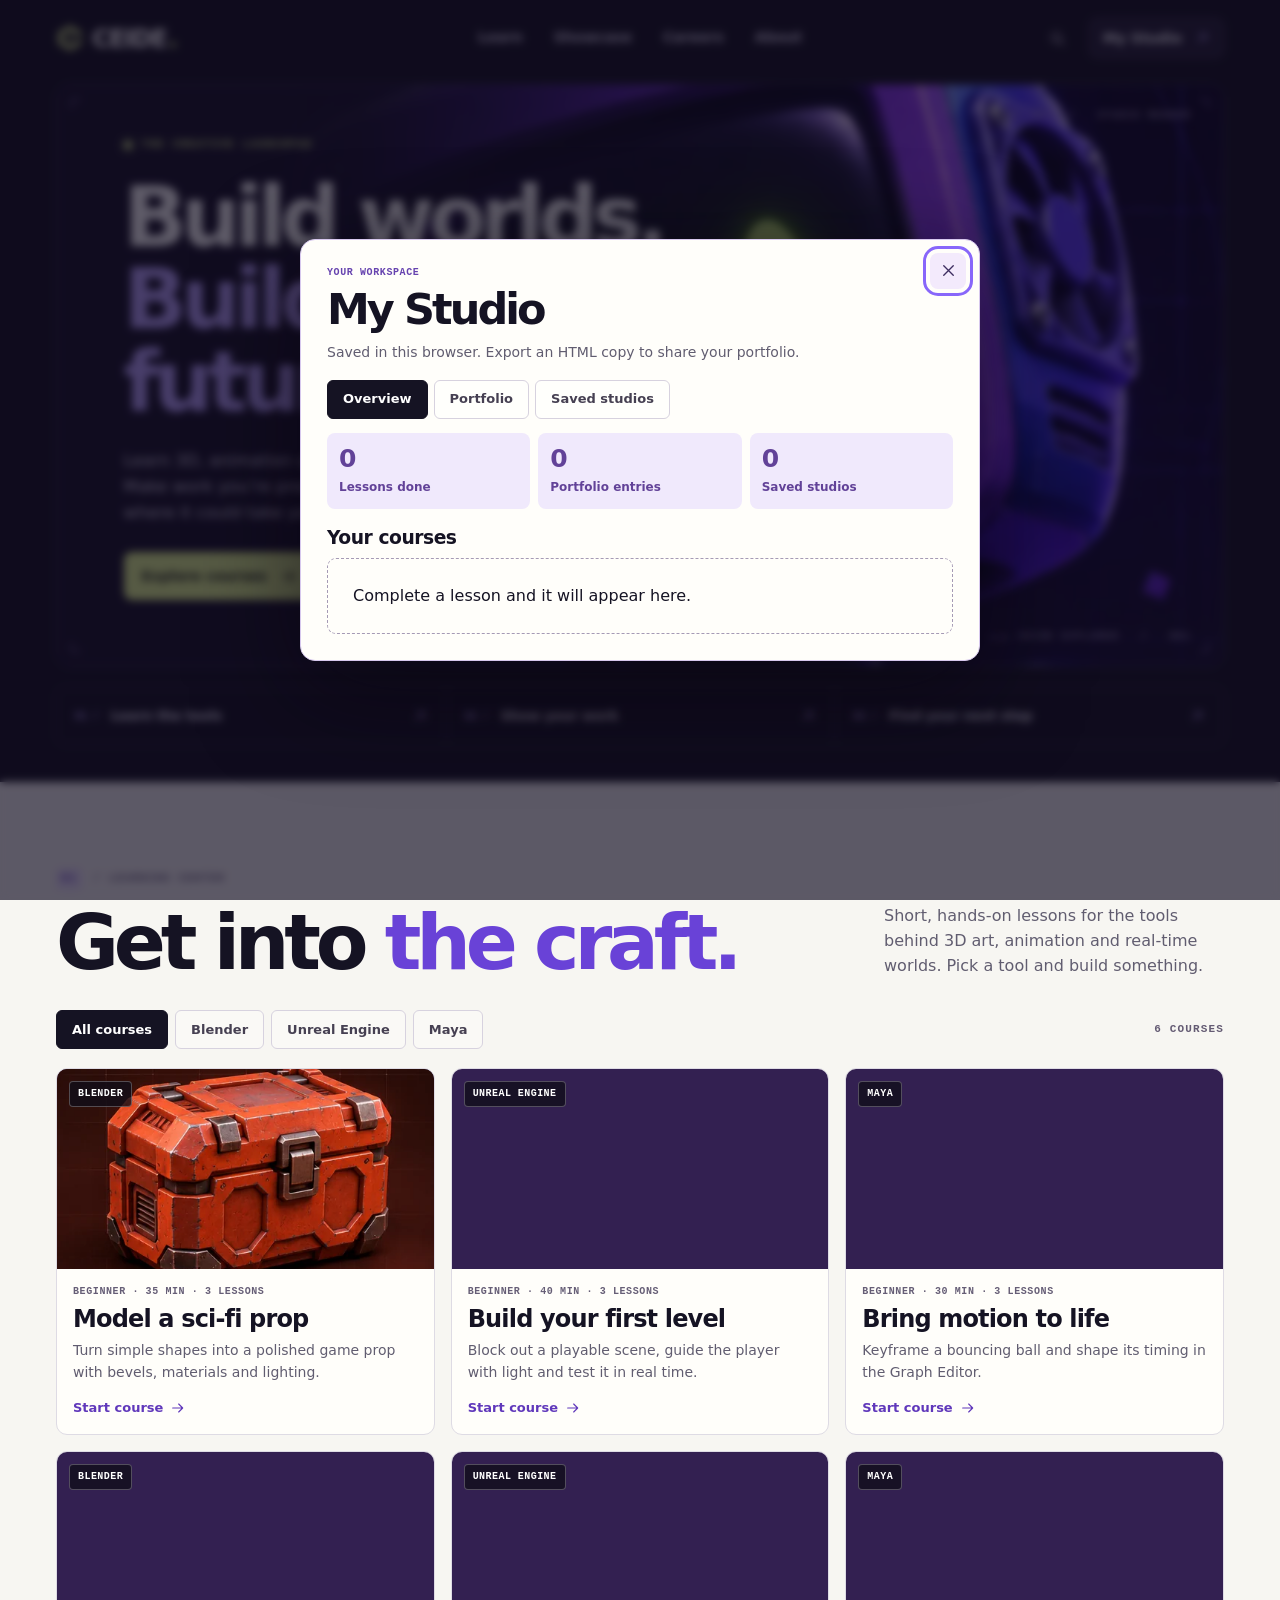
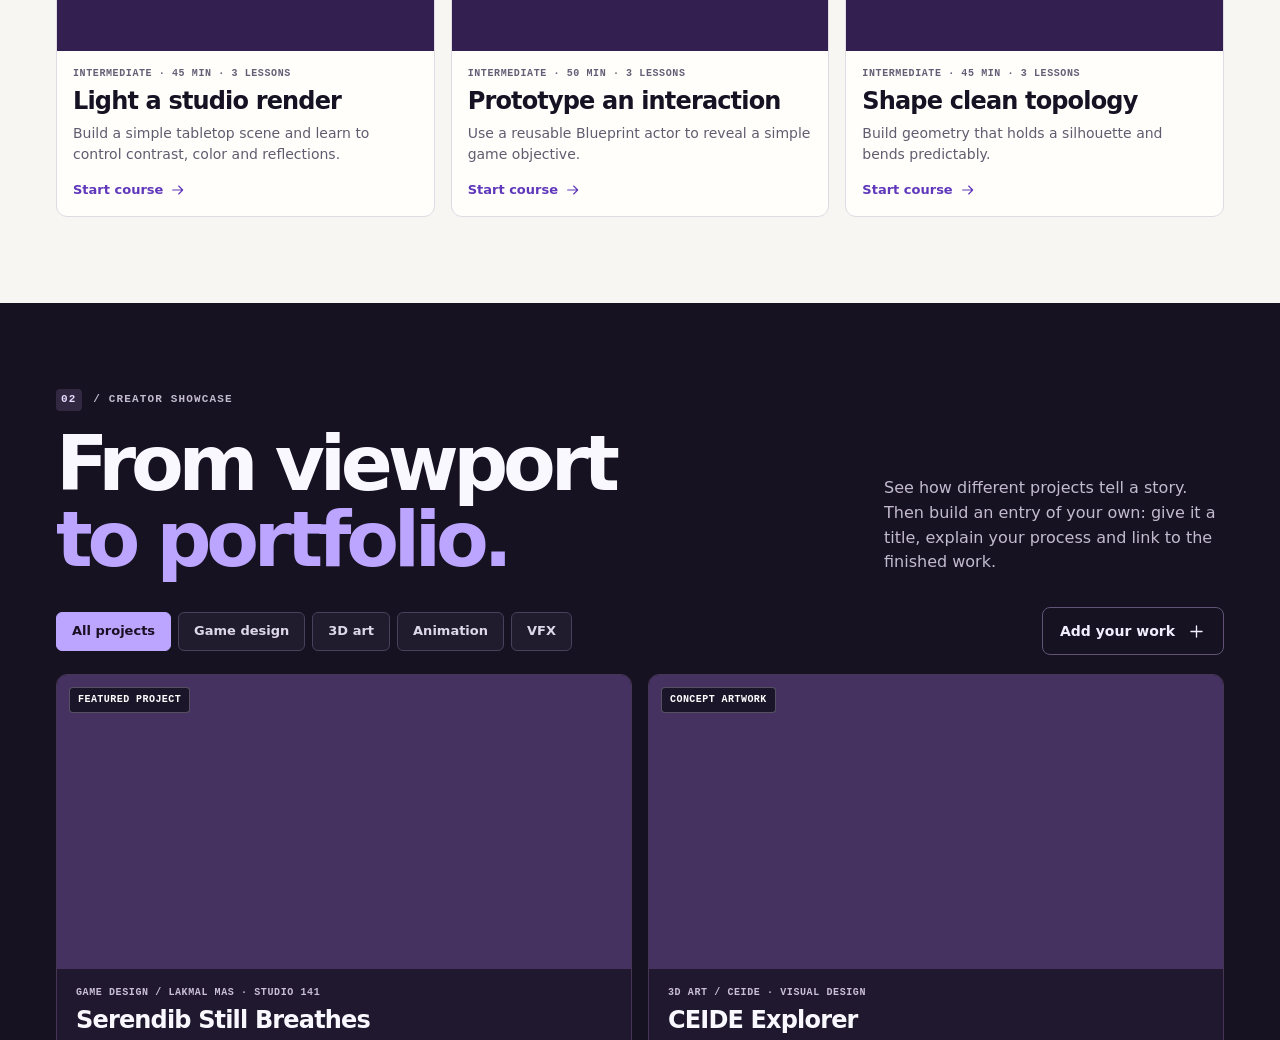
<file: Pro.html>
<!doctype html>
<html lang="en"><meta charset="utf-8"><meta name="viewport" content="width=device-width, initial-scale=1">
<title>CEIDE My Studio</title><meta http-equiv="refresh" content="0;url=./#studio">
<p>This page has moved to <a href="./#studio">CEIDE My Studio</a>.</p>
</html>
</file>
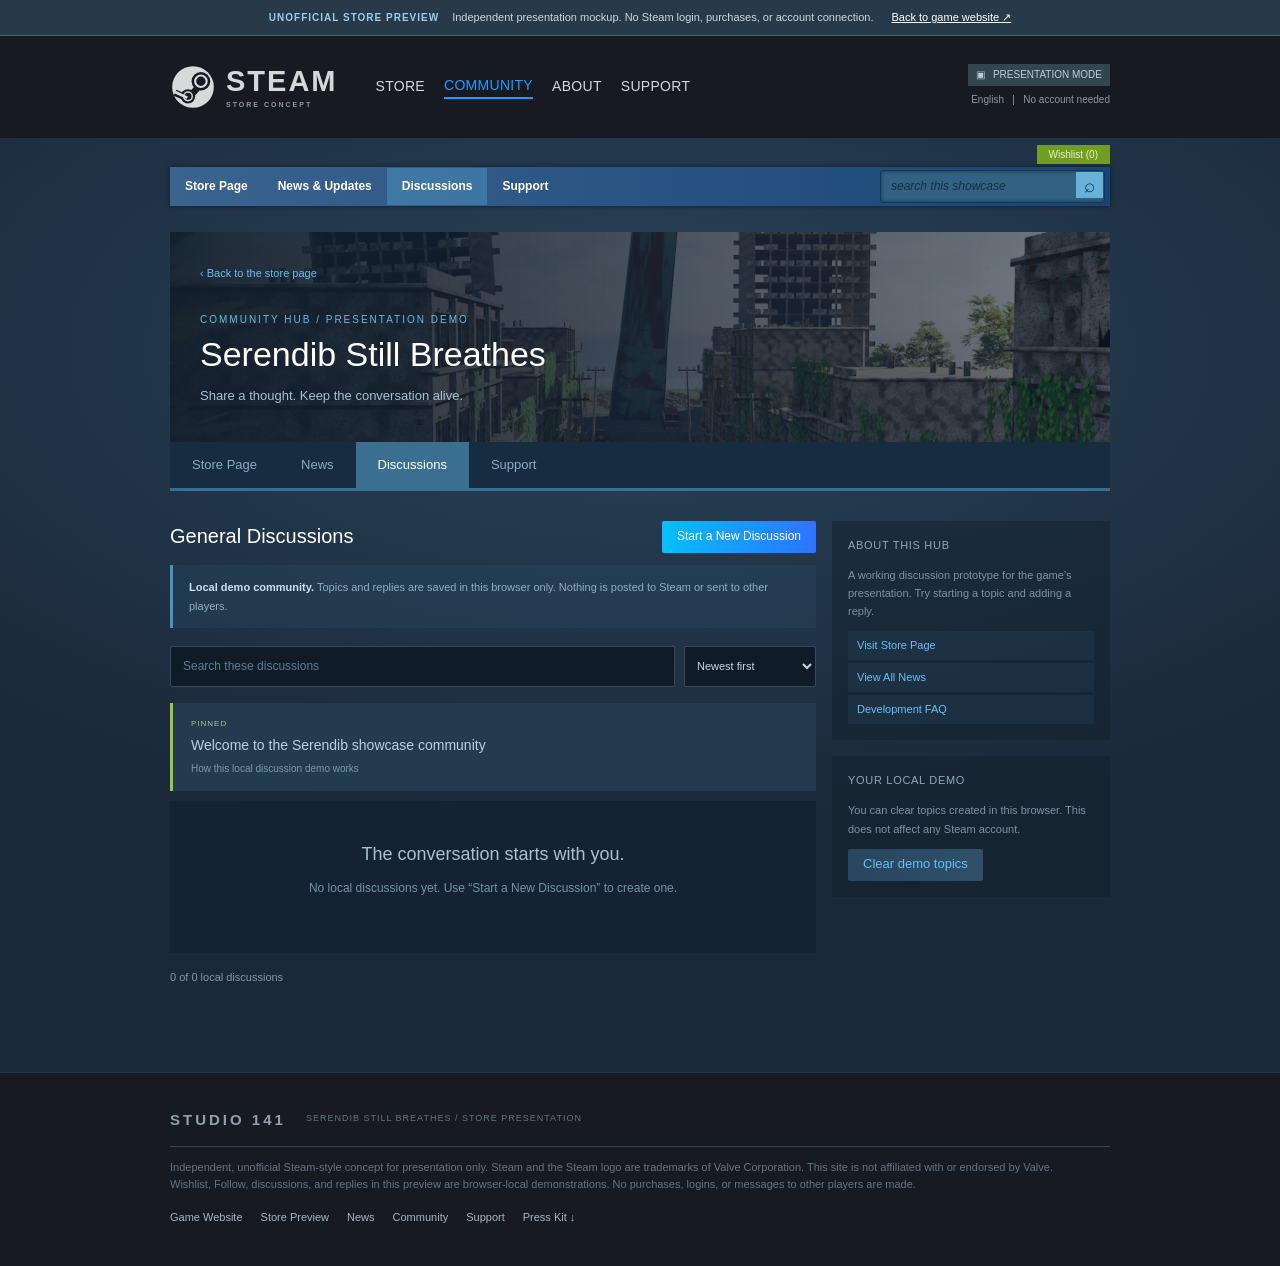
<file: serendib-storefront/steam-community.html>
<!doctype html><html lang="en"><head><meta charset="utf-8"><meta name="viewport" content="width=device-width,initial-scale=1"><title>Community Hub — Serendib Still Breathes preview</title><link rel="icon" href="icon.svg"><link rel="stylesheet" href="steam.css"><script defer src="steam.js"></script></head><body data-page="community"><div id="steam-header"></div><main class="store-container"><div class="hub-heading"><a href="index.html">‹ Back to the store page</a><p>COMMUNITY HUB / PRESENTATION DEMO</p><h1>Serendib Still Breathes</h1><span>Share a thought. Keep the conversation alive.</span></div><div class="hub-nav"><a href="index.html">Store Page</a><a href="steam-news.html">News</a><a class="active" href="steam-community.html">Discussions</a><a href="steam-support.html">Support</a></div><div class="community-layout"><section><div class="discussion-toolbar"><h2>General Discussions</h2><button class="steam-button blue" id="new-topic">Start a New Discussion</button></div><p class="local-notice"><strong>Local demo community.</strong> Topics and replies are saved in this browser only. Nothing is posted to Steam or sent to other players.</p><div class="discussion-search"><input id="topic-search" type="search" placeholder="Search these discussions" aria-label="Search discussions"><select id="topic-sort" aria-label="Sort discussions"><option value="newest">Newest first</option><option value="oldest">Oldest first</option></select></div><button class="pinned-topic" id="community-guide"><span>PINNED</span><strong>Welcome to the Serendib showcase community</strong><small>How this local discussion demo works</small></button><div id="topic-list" class="topic-list"></div><p id="topic-total" class="page-note"></p></section><aside><div class="sidebar-panel"><h3>ABOUT THIS HUB</h3><p class="sidebar-note">A working discussion prototype for the game’s presentation. Try starting a topic and adding a reply.</p><a class="sidebar-link" href="index.html">Visit Store Page</a><a class="sidebar-link" href="steam-news.html">View All News</a><a class="sidebar-link" href="steam-support.html">Development FAQ</a></div><div class="sidebar-panel"><h3>YOUR LOCAL DEMO</h3><p class="sidebar-note">You can clear topics created in this browser. This does not affect any Steam account.</p><button id="clear-topics" class="steam-button">Clear demo topics</button></div></aside></div></main><dialog id="new-topic-dialog" class="steam-dialog" aria-labelledby="new-topic-title"><div class="steam-dialog-header"><h2 id="new-topic-title">Start a New Discussion</h2><button data-dismiss aria-label="Close new discussion">×</button></div><form id="topic-form"><p class="page-note">Saved locally on this browser. No account required.</p><label>Display name<input name="author" maxlength="40" value="Local visitor" required></label><label>Discussion title<input name="title" minlength="5" maxlength="120" placeholder="What would you like to discuss?" required></label><label>Your message<textarea name="body" minlength="10" maxlength="5000" rows="6" placeholder="Share your thoughts about the game…" required></textarea></label><div class="form-actions"><button type="button" class="steam-button" data-dismiss>Cancel</button><button class="steam-button blue" type="submit">Create local topic</button></div></form></dialog><dialog id="topic-dialog" class="steam-dialog" aria-labelledby="topic-detail-title"><div class="steam-dialog-header"><h2 id="topic-detail-title">Discussion</h2><button data-dismiss aria-label="Close discussion">×</button></div><div id="topic-detail"></div><form id="reply-form"><label>Reply as Local visitor<textarea name="reply" rows="3" minlength="3" maxlength="3000" required placeholder="Add a reply to this local discussion"></textarea></label><button class="steam-button blue" type="submit">Post local reply</button></form></dialog><div id="steam-footer"></div></body></html>
</file>
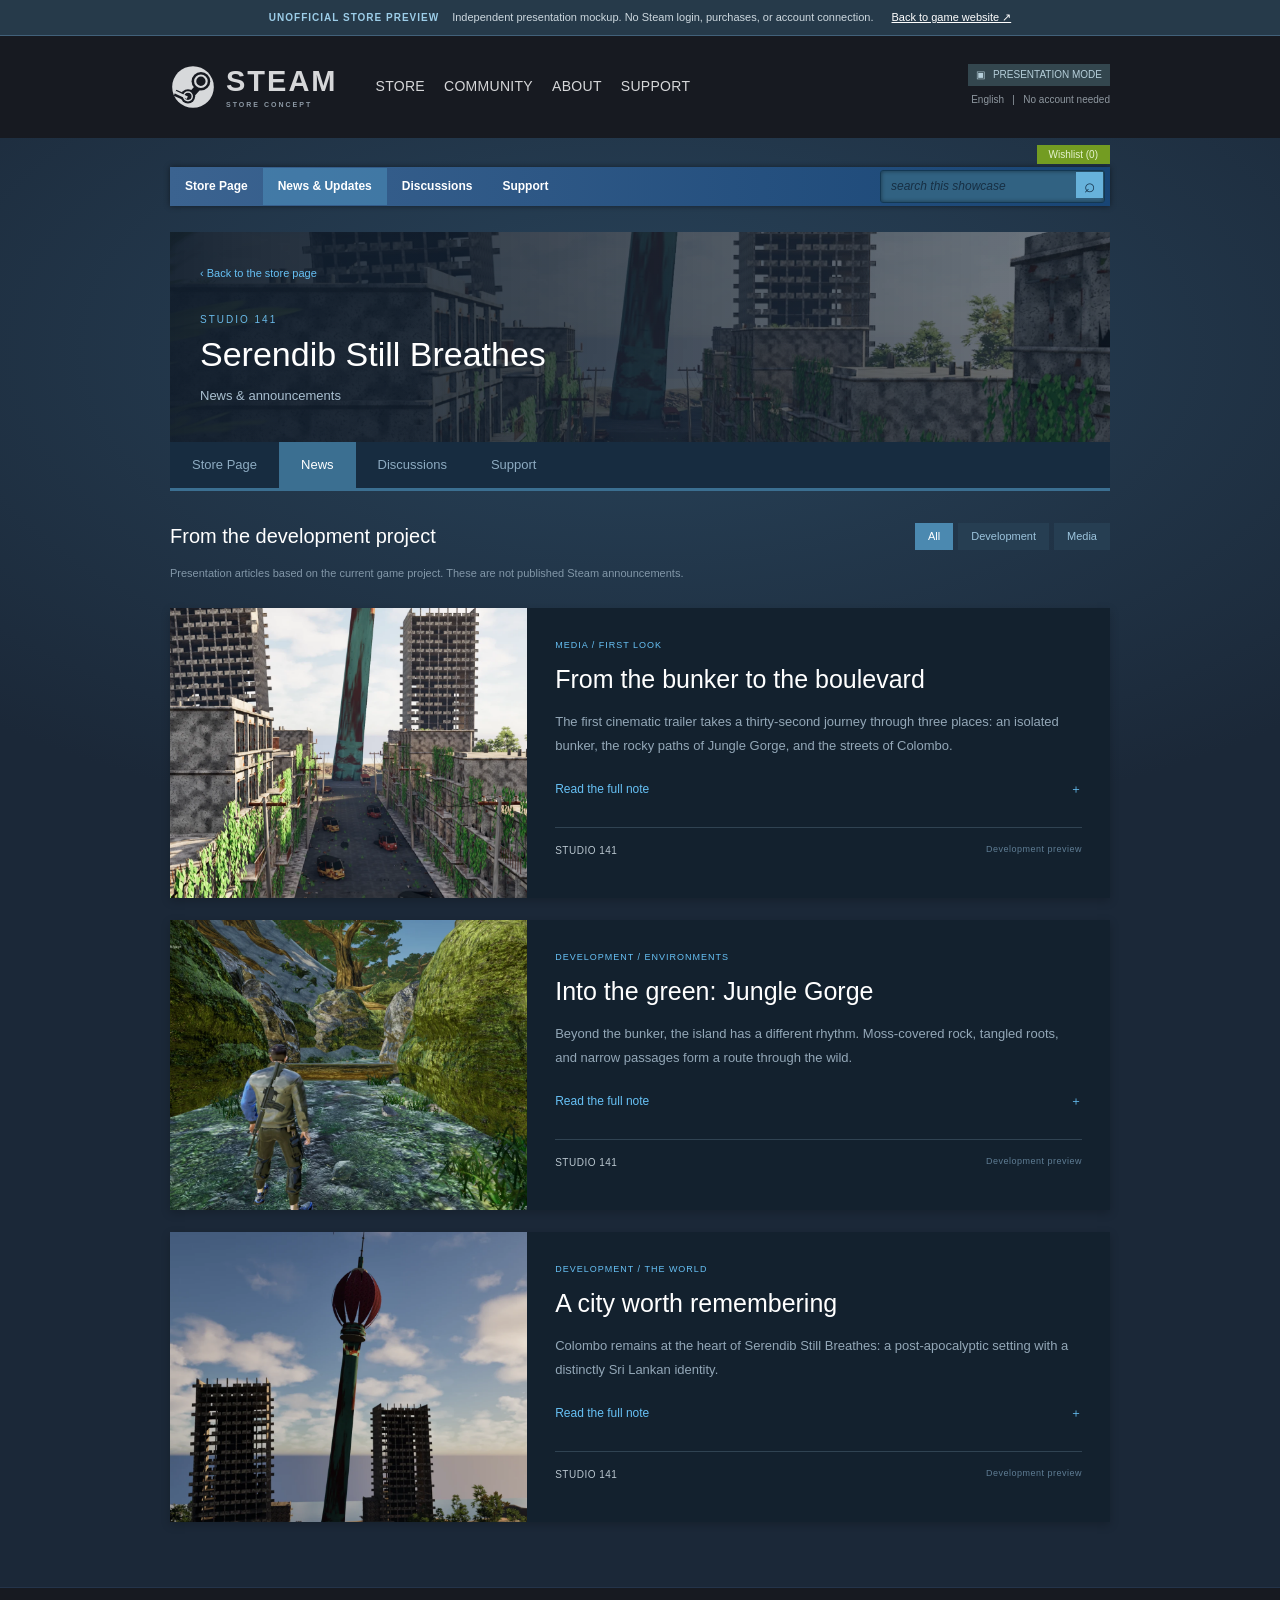
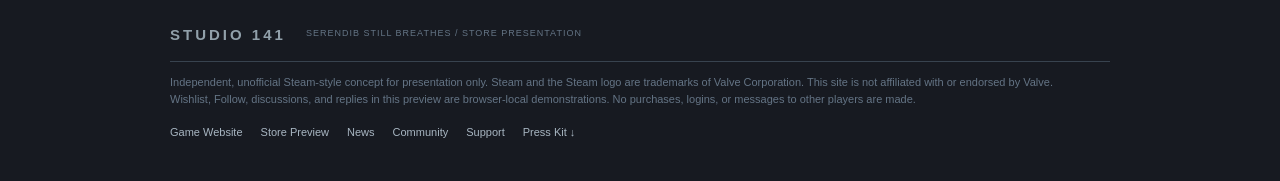
<file: serendib-storefront/steam-news.html>
<!doctype html><html lang="en"><head><meta charset="utf-8"><meta name="viewport" content="width=device-width,initial-scale=1"><title>News Hub — Serendib Still Breathes preview</title><link rel="icon" href="icon.svg"><link rel="stylesheet" href="steam.css"><script defer src="steam.js"></script></head><body data-page="news"><div id="steam-header"></div><main class="store-container"><div class="hub-heading"><a href="index.html">‹ Back to the store page</a><p>STUDIO 141</p><h1>Serendib Still Breathes</h1><span>News & announcements</span></div><div class="hub-nav"><a href="index.html">Store Page</a><a class="active" href="steam-news.html">News</a><a href="steam-community.html">Discussions</a><a href="steam-support.html">Support</a></div><div class="news-toolbar"><h2>From the development project</h2><div class="news-filters" role="group" aria-label="Filter news"><button class="active" data-news-filter="all" aria-pressed="true">All</button><button data-news-filter="development" aria-pressed="false">Development</button><button data-news-filter="media" aria-pressed="false">Media</button></div></div><p class="page-note">Presentation articles based on the current game project. These are not published Steam announcements.</p><div class="news-list"><article class="news-article" id="first-look" data-news-type="media"><img src="assets/colombo.webp" alt="Colombo boulevard cinematic capture"><div><span class="news-type">MEDIA / FIRST LOOK</span><h2>From the bunker to the boulevard</h2><p>The first cinematic trailer takes a thirty-second journey through three places: an isolated bunker, the rocky paths of Jungle Gorge, and the streets of Colombo.</p><details><summary>Read the full note <span>＋</span></summary><p>Created in Unreal Engine Sequencer, the trailer uses the environments and assets already in the project. Cinematic copies keep the staging separate from the playable maps.</p><p>Follow the journey from a radio and a lantern to a familiar skyline. This footage presents the world of Serendib Still Breathes as it takes shape.</p><a class="steam-button" href="index.html#top">Watch the trailer</a><a class="news-download" href="assets/trailer.mp4" download>Download the MP4 ↓</a></details><div class="news-byline">STUDIO 141 <span>Development preview</span></div></div></article><article class="news-article" id="jungle-gorge" data-news-type="development"><img src="assets/gorge.webp" alt="A survivor explores the rocky stream in Jungle Gorge" loading="lazy"><div><span class="news-type">DEVELOPMENT / ENVIRONMENTS</span><h2>Into the green: Jungle Gorge</h2><p>Beyond the bunker, the island has a different rhythm. Moss-covered rock, tangled roots, and narrow passages form a route through the wild.</p><details><summary>Read the full note <span>＋</span></summary><p>Jungle Gorge connects the quiet beginning of the journey to the city ahead. The environment brings third-person exploration and traversal into a dense, overgrown landscape.</p><p>The gameplay captures in the gallery show the current playable environment, including the in-game HUD. They are a look at development in progress.</p><a class="steam-button" href="../serendib-showcase/#world">Explore the locations ↗</a></details><div class="news-byline">STUDIO 141 <span>Development preview</span></div></div></article><article class="news-article" id="colombo-remains" data-news-type="development"><img src="assets/tower.webp" alt="Lotus Tower above the city" loading="lazy"><div><span class="news-type">DEVELOPMENT / THE WORLD</span><h2>A city worth remembering</h2><p>Colombo remains at the heart of Serendib Still Breathes: a post-apocalyptic setting with a distinctly Sri Lankan identity.</p><details><summary>Read the full note <span>＋</span></summary><p>The Lotus Tower rises above weathered buildings and empty streets. It is a familiar landmark in a changed city, and an anchor for the journey beyond the gorge.</p><p>Explore the city captures in the store gallery, or download the press kit for a collection of images and game information.</p><a class="steam-button" href="assets/serendib-press-kit.zip" download>Download press kit ↓</a></details><div class="news-byline">STUDIO 141 <span>Development preview</span></div></div></article></div></main><div id="steam-footer"></div></body></html>
</file>
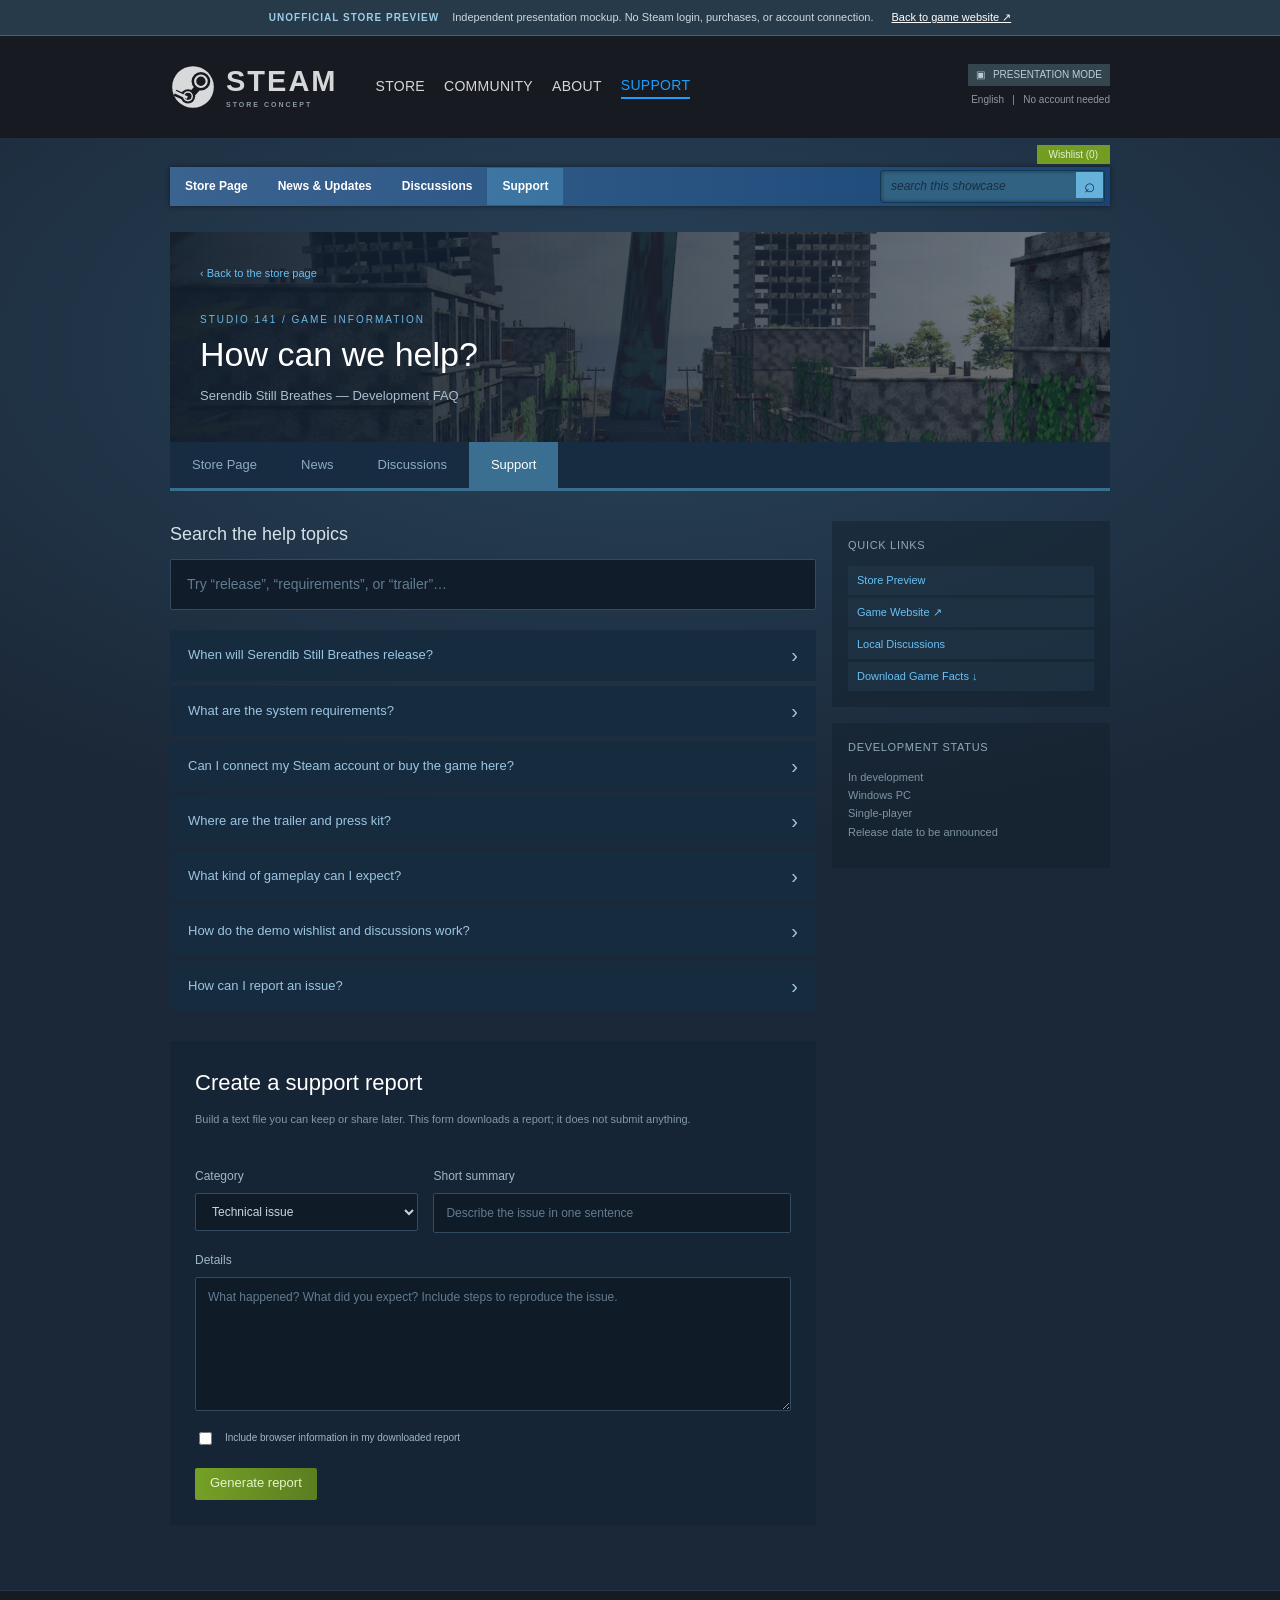
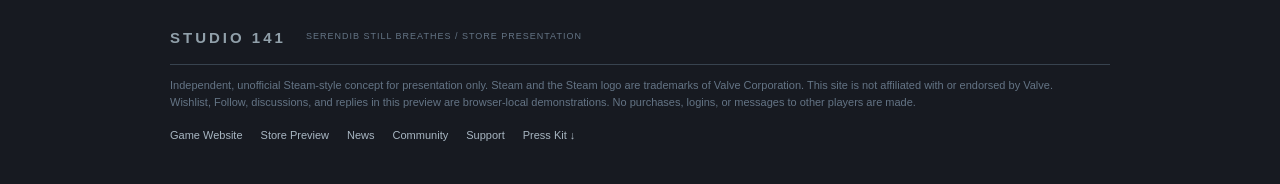
<file: serendib-storefront/steam-support.html>
<!doctype html><html lang="en"><head><meta charset="utf-8"><meta name="viewport" content="width=device-width,initial-scale=1"><title>Game Support — Serendib Still Breathes preview</title><link rel="icon" href="icon.svg"><link rel="stylesheet" href="steam.css"><script defer src="steam.js"></script></head><body data-page="support"><div id="steam-header"></div><main class="store-container"><div class="hub-heading"><a href="index.html">‹ Back to the store page</a><p>STUDIO 141 / GAME INFORMATION</p><h1>How can we help?</h1><span>Serendib Still Breathes — Development FAQ</span></div><div class="hub-nav"><a href="index.html">Store Page</a><a href="steam-news.html">News</a><a href="steam-community.html">Discussions</a><a class="active" href="steam-support.html">Support</a></div><div class="support-layout"><section><label class="support-search-label" for="support-search">Search the help topics</label><input class="support-search" id="support-search" type="search" placeholder="Try “release”, “requirements”, or “trailer”…"><div id="support-faq"><details><summary>When will Serendib Still Breathes release?</summary><p>The game is in development. A release date, price, and public game download have not been announced.</p></details><details id="requirements"><summary>What are the system requirements?</summary><p>The current development build is for Windows PC. Minimum and recommended specifications will be confirmed after representative hardware testing. No unverified hardware requirements are listed on this preview.</p></details><details><summary>Can I connect my Steam account or buy the game here?</summary><p>This is an independent Steam-style presentation mockup. It is not affiliated with Valve or connected to Steam. There are no login, payment, or game-purchase flows. Wishlist and Follow actions are local demonstrations.</p></details><details><summary>Where are the trailer and press kit?</summary><p>The trailer is available on the store preview and the game website. Download the <a href="assets/trailer.mp4" download>30-second trailer</a>, <a href="assets/serendib-press-kit.zip" download>press kit</a>, or <a href="assets/game-facts.txt" download>game fact sheet</a> directly.</p></details><details><summary>What kind of gameplay can I expect?</summary><p>A single-player, third-person action adventure with exploration, traversal, zombies, and hostile survivors in a post-apocalyptic Sri Lankan setting. The project includes a bunker, Jungle Gorge, and Colombo.</p></details><details><summary>How do the demo wishlist and discussions work?</summary><p>The preview saves wishlist, follow, discussion, and reply state in this browser using local storage. These actions do not affect any real Steam account. Your browser may clear this data when you clear site storage.</p></details><details><summary>How can I report an issue?</summary><p>You can use the report builder below to create and download a text report. No report is sent automatically. A public player-support address has not been announced.</p></details></div><p id="support-no-results" class="empty-state" hidden>No matching help topics. Try a different search term.</p><section class="report-section"><h2>Create a support report</h2><p class="page-note">Build a text file you can keep or share later. This form downloads a report; it does not submit anything.</p><form id="report-form"><div class="report-row"><label>Category<select name="category"><option>Technical issue</option><option>Gameplay feedback</option><option>Website issue</option><option>General question</option></select></label><label>Short summary<input name="summary" required minlength="5" maxlength="150" placeholder="Describe the issue in one sentence"></label></div><label>Details<textarea name="details" rows="6" minlength="10" maxlength="8000" required placeholder="What happened? What did you expect? Include steps to reproduce the issue."></textarea></label><label class="check-label"><input name="browser" type="checkbox"> Include browser information in my downloaded report</label><button class="steam-button green" type="submit">Download report ↓</button></form></section></section><aside><div class="sidebar-panel"><h3>QUICK LINKS</h3><a class="sidebar-link" href="index.html">Store Preview</a><a class="sidebar-link" href="../serendib-showcase/">Game Website ↗</a><a class="sidebar-link" href="steam-community.html">Local Discussions</a><a class="sidebar-link" href="assets/game-facts.txt" download>Download Game Facts ↓</a></div><div class="sidebar-panel"><h3>DEVELOPMENT STATUS</h3><p class="sidebar-note">In development<br>Windows PC<br>Single-player<br>Release date to be announced</p></div></aside></div></main><div id="steam-footer"></div></body></html>
</file>
<file: ceide-assets/style.css>
:root{--ink:#151323;--dark:#100e19;--paper:#f7f6f2;--chalk:#fffefa;--muted:#615d70;--line:#dedbe4;--violet:#6942d7;--lilac:#bba5ff;--lime:#e5fa8d;--dim:#aaa5bb;--mono:"Cascadia Mono","SFMono-Regular",Consolas,monospace;--font:"Inter","Segoe UI",system-ui,sans-serif;--width:1280px}
*{box-sizing:border-box}
html{scroll-behavior:smooth;scroll-padding-top:32px}
body{margin:0;background:var(--paper);color:var(--ink);font-family:var(--font);font-size:16px;line-height:1.55}
body:has(dialog[open]){overflow:hidden}
[hidden]{display:none!important}
@media(prefers-reduced-motion:reduce){*,*::before,*::after{scroll-behavior:auto!important;animation:none!important;transition:none!important}}
a{color:inherit;text-decoration:none}
button,input,select,textarea{font:inherit}
button{cursor:pointer}
button:disabled{cursor:not-allowed;opacity:.55}
button,a,input,select,textarea{-webkit-tap-highlight-color:transparent}
:focus-visible{outline:3px solid #8867fa;outline-offset:4px}
img{display:block;max-width:100%}
svg{vertical-align:middle}
.icons,.sr-only{position:absolute;width:1px;height:1px;overflow:hidden;clip-path:inset(50%);white-space:nowrap}
.skip{position:fixed;transform:translateY(-150%);z-index:9;background:var(--lime);color:var(--ink);padding:12px 18px;left:12px;top:12px}
.skip:focus{transform:none}
.wrap{width:min(calc(100% - 112px),var(--width));margin-inline:auto}
.topbar,.hero-section,.footer{background:var(--dark);color:var(--chalk)}
.nav-wrap{min-height:76px;display:grid;grid-template-columns:1fr auto 1fr;align-items:center;gap:24px;position:relative}
.wordmark{display:inline-flex;align-items:center;justify-self:start;gap:8px;font-size:25px;line-height:1;font-weight:900;letter-spacing:-.065em;color:var(--chalk)}
.wordmark svg{width:28px;height:28px;color:var(--lime);flex:none}
.wordmark span{margin-left:-6px;color:var(--lime)}
.nav-wrap nav{display:flex;align-items:center;gap:31px;font-size:14px;color:#d5d0e1;font-weight:570}
.nav-wrap nav a{padding:12px 0;transition:color .2s}
.nav-wrap nav a:hover,.nav-wrap nav a:focus-visible{color:var(--lime)}
.nav-actions{display:flex;gap:10px;align-items:center;justify-self:end}
.button{display:inline-flex;align-items:center;justify-content:center;gap:12px;min-height:48px;padding:10px 17px;border-radius:8px;border:1px solid transparent;font-weight:720;font-size:14px;line-height:1.3;white-space:normal;transition:background .18s,color .18s,border-color .18s,transform .18s}
.button:hover{transform:translateY(-2px)}
.button svg,.icon-button svg,.hero-link svg,.workflow svg,.footer-links svg,.text-link svg,.search-field svg,.lesson-tab svg,.round-arrow svg,.studio-row svg{width:19px;height:19px;fill:none;stroke:currentColor;stroke-width:1.7;stroke-linecap:round;stroke-linejoin:round;flex:none}
.button-lime{background:var(--lime);color:#1b2012}
.button-lime:hover{background:#f1ffb8}
.button-dark{background:var(--dark);color:#fff}
.button-dark:hover{background:#332655}
.button-outline{background:transparent;border-color:#bdb6cb;color:inherit}
.button-outline:hover{border-color:var(--violet);color:var(--violet);background:#f2ebff}
.nav-studio{min-height:40px;background:#201b2e;color:#fff;border-color:#484052;padding:7px 13px}
.nav-studio:hover{border-color:var(--lilac);background:#302645}
.nav-studio svg{width:16px;height:16px;color:var(--lilac)}
.icon-button{border:1px solid transparent;background:transparent;color:inherit;display:grid;place-items:center;width:42px;height:42px;padding:0;border-radius:8px}
.icon-button:hover{background:#9389a725}
.top-search{color:#ece6f6}
.menu-button{display:none}
.hero-section{padding-top:8px;padding-bottom:37px}
.hero{position:relative;overflow:hidden;isolation:isolate;min-height:clamp(500px,44vw,642px);display:flex;align-items:center;border:1px solid #3b3155;border-radius:13px;background:radial-gradient(ellipse at 72% 40%,#2e1e62,#151024 55%,#130f1d 86%)}
.hero-visual{position:absolute;inset:0;z-index:-2}
.hero-visual img{width:83%;height:100%;object-fit:cover;object-position:65% 49%;margin-left:auto}
.hero-visual::after{content:"";position:absolute;inset:0;background:linear-gradient(90deg,#130f20 0%,#130f20 17%,#130f20f5 26%,#130f20c0 36%,#130f2026 58%,transparent 76%),linear-gradient(0deg,#100e1988,transparent 27%)}
.hero-copy{padding:52px clamp(31px,5.2vw,80px) 66px;position:relative;max-width:68%}
.micro{font:650 11px/1.45 var(--mono);letter-spacing:.105em;text-transform:uppercase}
.hero-kicker{color:var(--lime);display:flex;align-items:center;gap:10px;margin:0 0 24px;font-size:11px}
.signal{height:8px;width:8px;display:inline-block;border-radius:50%;background:currentColor;flex:none;box-shadow:0 0 12px #ddff8490}
h1,h2,h3,p{margin-top:0}
h1,h2{letter-spacing:-.068em;line-height:.99;font-weight:780}
h1{font-size:clamp(59px,6.5vw,103px);margin:0 0 24px}
h1 span{color:var(--lilac)}
.hero-description{font-size:clamp(16px,1.3vw,19px);color:#ded8e9;max-width:365px;margin-bottom:27px}
.hero-actions{display:flex;align-items:center;flex-wrap:wrap;gap:20px}
.hero-link{color:#f9f5ff;display:inline-flex;align-items:center;gap:6px;font-size:14px;font-weight:670;padding-block:8px}
.hero-link:hover{color:var(--lime)}
.hero-link svg{width:16px;height:16px}
.hero-ref,.hero-caption{margin:0;color:#d7c9f7;font:500 10px/1 var(--mono);letter-spacing:.12em;position:absolute;right:32px;z-index:-1;text-shadow:0 0 7px #0e0b18}
.hero-ref{top:26px}.hero-caption{bottom:24px;display:flex;align-items:center;gap:8px}
.hero-caption span{width:21px;height:1px;background:#bda2fb}
.viewfinder{position:absolute;inset:14px;z-index:-1;pointer-events:none;color:#bda2fb}
.viewfinder span{position:absolute;width:10px;height:10px;border:solid currentColor;border-width:1px 0 0 1px;opacity:.68}
.viewfinder span:nth-child(2){right:0;transform:rotate(90deg)}
.viewfinder span:nth-child(3){right:0;bottom:0;transform:rotate(180deg)}
.viewfinder span:nth-child(4){left:0;bottom:0;transform:rotate(270deg)}
.workflow{display:grid;grid-template-columns:repeat(3,1fr);margin-top:20px;border:1px solid #3a324b;border-radius:9px;overflow:hidden}
.workflow a{display:flex;align-items:center;gap:12px;min-height:56px;padding:10px 18px;color:#f7f4fe;font-size:13px;font-weight:680}
.workflow a+a{border-left:1px solid #3a324b}
.workflow a:hover{background:#252038}
.workflow small{font:600 10px var(--mono);color:var(--lilac)}
.workflow svg{margin-left:auto;color:#bda2fb;width:16px;height:16px}
.section{padding-block:86px}
.section-heading{display:grid;grid-template-columns:minmax(0,1.5fr) minmax(210px,340px);align-items:end;gap:36px;margin-bottom:29px}
.section-heading h2,.about-band h2{font-size:clamp(52px,6vw,86px);margin:0}
.section-heading h2 em{font-style:normal;color:var(--violet)}
.section-heading>p{font-size:16px;color:var(--muted);margin:0 0 3px;max-width:355px}
.section-label{color:#645a79;margin:0 0 15px}
.section-label span{display:inline-grid;place-items:center;background:#eae0fa;color:#5634b1;border-radius:4px;padding:3px 5px;margin-right:4px}
.toolbar{display:flex;justify-content:space-between;align-items:center;gap:12px;margin-bottom:19px}
.filters{display:flex;flex-wrap:wrap;gap:7px}
.filter{font-size:13px;font-weight:690;min-height:39px;padding:7px 15px;border-radius:6px;border:1px solid #d7d2df;background:#ffffff48;color:#464052}
.filter:hover{border-color:var(--violet);color:var(--violet)}
.filter[aria-pressed="true"]{background:var(--ink);border-color:var(--ink);color:white}
.result-count{margin:0;color:#645b73;white-space:nowrap}
.course-grid,.project-grid,.studio-grid{display:grid;grid-template-columns:repeat(3,minmax(0,1fr));gap:16px}
.course-card{position:relative;display:flex;flex-direction:column;background:var(--chalk);border:1px solid var(--line);border-radius:11px;overflow:hidden;transition:border-color .18s,transform .18s,box-shadow .18s}
.course-card:hover{transform:translateY(-3px);border-color:#ab9dc7;box-shadow:0 10px 25px #25203915}
.course-art{aspect-ratio:1.89;position:relative;isolation:isolate;overflow:hidden;background:#332051}
.course-art>img,.project-art>img{width:100%;height:100%;object-fit:cover}
.art-label{position:absolute;left:12px;top:12px;font:650 10px/1.2 var(--mono);letter-spacing:.045em;text-transform:uppercase;color:white;background:#100e19c5;border:1px solid #ffffff42;border-radius:4px;padding:6px 8px}
.course-body{padding:16px;display:flex;flex:1;flex-direction:column;align-items:start}
.card-meta{font:650 10px/1.4 var(--mono);letter-spacing:.06em;color:#665e76;text-transform:uppercase;margin:0 0 7px}
.course-body h3,.project-body h3,.studio-card h3{font-size:clamp(19px,2vw,24px);line-height:1.15;letter-spacing:-.035em;margin:0 0 7px}
.course-body p:not(.card-meta),.project-body p:not(.card-meta){font-size:14px;color:var(--muted);margin:0 0 14px}
.text-link{padding:0;background:none;border:0;display:inline-flex;gap:7px;align-items:center;color:#6038bb;font-size:13px;font-weight:750}
.text-link:hover{text-decoration:underline;text-underline-offset:4px}
.text-link svg{width:16px;height:16px}
.course-body .text-link{margin-top:auto}
.course-body .text-link::after,.project-body .text-link::after{content:"";position:absolute;inset:0}
.course-progress{width:100%;height:4px;accent-color:var(--violet);margin:0 0 12px}
.showcase-section{background:#161222;color:#faf8ff}
.showcase-section .section-label,.showcase-section .section-heading>p{color:#c4bacf}
.showcase-section h2 em,.showcase-section .text-link{color:var(--lilac)}
.showcase-section .section-label span{background:#322842;color:#e8dbff}
.showcase-section .filter{background:#211b2e;border-color:#4b405b;color:#ded7e8}
.showcase-section .filter:hover{border-color:var(--lilac)}
.showcase-section .filter[aria-pressed="true"]{background:var(--lilac);color:#191024;border-color:var(--lilac)}
.showcase-section .button-outline{border-color:#615374;color:#f4edff}
.showcase-section .button-outline:hover{background:#2c2240;border-color:var(--lilac)}
.project-grid{grid-template-columns:repeat(2,minmax(0,1fr))}
.project-card{position:relative;overflow:hidden;border:1px solid #443654;border-radius:11px;background:#20182e;transition:border-color .2s}
.project-card:hover{border-color:var(--lilac)}
.project-art{aspect-ratio:1.95;position:relative;background:#453260;overflow:hidden}
.project-art img{transition:transform .4s}
.project-card:hover img{transform:scale(1.035)}
.project-body{padding:17px 19px 20px}
.project-body .card-meta,.project-body p:not(.card-meta){color:#c9bfd6}
.directory-toolbar{align-items:start;margin-bottom:11px}
.search-field{display:flex;align-items:center;gap:8px;background:var(--chalk);border:1px solid #c9c3d4;color:#6a5e80;border-radius:7px;padding:0 12px;min-height:42px}
.search-field:focus-within{outline:2px solid #8867fa;outline-offset:2px}
.search-field input{width:100%;line-height:1.3;outline:none;border:0;background:transparent;color:var(--ink);padding:9px 0;font-size:14px}
.directory-count{margin-bottom:13px}
.studio-card{display:flex;flex-direction:column;gap:10px;border:1px solid var(--line);background:var(--chalk);border-radius:10px;padding:17px}
.studio-top{display:flex;justify-content:space-between;align-items:start}
.studio-badge{width:43px;height:43px;display:grid;place-items:center;border-radius:7px;font:800 15px var(--mono);letter-spacing:-.05em;flex:none}
.studio-badge.violet{background:#eae1ff;color:#5632a8}.studio-badge.green{background:#e1efce;color:#35551b}.studio-badge.peach{background:#ffe4d5;color:#853329}
.save-studio{border:1px solid #ded7e9;color:#544767;width:36px;height:36px}
.save-studio[aria-pressed="true"]{background:#eae1ff;color:#6033b9;border-color:#c4acec}
.save-studio[aria-pressed="true"] svg{fill:#a484f09e}
.studio-card .card-meta{margin-bottom:4px}
.studio-card h3{font-size:20px;margin:0 0 4px}
.studio-card p:not(.card-meta){font-size:13px;color:var(--muted);margin:0}
.studio-card .text-link{margin-top:auto}
.empty{grid-column:1/-1;padding:25px;border:1px dashed #a59ab5;border-radius:9px;margin:0}
.about-section{padding-top:0}
.about-band{position:relative;isolation:isolate;overflow:hidden;display:grid;grid-template-columns:1fr minmax(0,3fr);gap:28px;padding:45px 42px 46px;border-radius:12px;background:#e8e0fa}
.about-index{display:flex;align-items:center;gap:9px;color:#6543a1}
.about-index .signal{width:7px;height:7px}
.about-band h2{font-size:clamp(41px,5vw,70px);margin-bottom:16px;max-width:520px}
.about-band p{max-width:475px;color:#493d5c;margin-bottom:22px}
.about-mark{width:250px;height:250px;position:absolute;z-index:-1;right:-34px;bottom:-44px;color:#d5c6f1;transform:rotate(-15deg)}
.footer{padding:34px 0}
.footer-inner{display:flex;gap:30px;justify-content:space-between;align-items:center}
.footer-inner p{font-size:13px;color:#b6b0c3;margin:10px 0 0}
.footer-links{display:flex;gap:20px;flex-wrap:wrap}
.footer-links a,.back-top{color:#d8d2e5;font-size:13px;font-weight:600}
.footer-links a:hover,.back-top:hover{color:var(--lime)}
.footer-links svg{width:13px;height:13px}
.dialog{border:1px solid #d7c8ee;padding:0;border-radius:15px;color:var(--ink);background:var(--chalk);width:min(100% - 28px,680px);max-height:min(88dvh,940px);overflow:auto;box-shadow:0 28px 100px #07040c88}
.dialog::backdrop{background:#100b20aa;backdrop-filter:blur(4px)}
.dialog-shell{position:relative;padding:26px}
.dialog h2{font-size:clamp(28px,5vw,43px);margin:0 38px 11px 0;line-height:1.04}
.dialog h3{line-height:1.27;margin-bottom:8px;letter-spacing:-.025em}
.dialog .card-meta{color:#6643af}
.dialog-close{position:absolute;z-index:1;top:13px;right:13px;background:#f3eafc;color:#3d2d60;width:36px;height:36px}
.dialog-close:hover{background:#e8dbfa}
.dialog .dialog-intro{color:var(--muted);max-width:55ch;font-size:14px;margin-bottom:16px}
.course-dialog{width:min(100% - 28px,900px)}
.course-layout{display:grid;grid-template-columns:200px minmax(0,1fr);gap:16px;margin-top:18px}
.lesson-list{display:grid;align-content:start;gap:5px}
.lesson-tab{border:1px solid var(--line);background:#f8f6fb;text-align:left;border-radius:6px;display:flex;gap:8px;align-items:center;min-height:43px;padding:8px;font-size:13px;color:#393145;font-weight:650}
.lesson-tab:hover,.lesson-tab[aria-current="step"]{color:#5932ad;background:#eee5ff;border-color:#c9b3f3}
.lesson-tab span{font:600 10px var(--mono);width:17px;text-align:center;flex:none;color:#5d3bb0}
.lesson-tab svg{width:14px;height:14px;stroke-width:2.2}
.lesson-panel{background:#f8f6fb;border:1px solid var(--line);padding:18px;border-radius:8px}
.lesson-panel p,.lesson-panel li{font-size:14px;color:#494158}
.lesson-panel ol{padding-left:20px}
.lesson-panel li+li{margin-top:5px}
.lesson-panel .button,.form-actions .button{min-height:39px;padding:8px 12px}
.lesson-exercise{background:#ebe3fa;border-left:3px solid #8a63e5;border-radius:4px;padding:10px 12px}
.course-footer{display:flex;justify-content:space-between;align-items:center;gap:10px;margin-top:15px}
.course-footer .result-count{white-space:normal}
.quiz{border:0;padding:0;margin:0 0 12px}
.quiz legend{font-weight:680;font-size:14px;margin-bottom:8px}
.quiz label{display:flex;gap:8px;padding:7px 8px;margin-bottom:4px;background:#fff;border:1px solid var(--line);border-radius:5px;font-size:13px}
.quiz input{accent-color:var(--violet)}
.quiz-message{margin:8px 0 0;font-weight:650}
.project-detail img{width:100%;aspect-ratio:2.05;object-fit:cover;border-radius:8px;margin:14px 0}
.project-detail p{color:var(--muted);overflow-wrap:anywhere;white-space:pre-line}
.studio-tabs{display:flex;flex-wrap:wrap;gap:6px;margin:14px 0}
.studio-list{display:grid;gap:7px}
.studio-row{border:1px solid var(--line);border-radius:8px;padding:10px 11px;display:flex;gap:9px;justify-content:space-between;align-items:center;overflow-wrap:anywhere}
.studio-row p{margin:0;font-size:14px;font-weight:700}
.studio-row span{font-size:12px;color:var(--muted)}
.studio-row .row-actions{display:flex;gap:7px;flex-wrap:wrap;justify-content:end;flex:none}
.studio-row .text-link{min-height:32px}
.studio-row .icon-button{width:34px;height:34px}
.studio-summary{display:grid;grid-template-columns:repeat(3,minmax(0,1fr));gap:8px}
.studio-stat{padding:10px 12px;border-radius:8px;background:#f0e9fc;color:#624298}
.studio-stat strong{font-size:25px;display:block;line-height:1.24}
.studio-stat span{font-size:12px;font-weight:700}
.studio-panel-head{display:flex;justify-content:space-between;align-items:center;gap:8px;margin-bottom:11px}
.studio-panel-head h3{margin:0}
.studio-panel-head .button{min-height:38px;padding:8px 10px}
.form-grid{display:grid;gap:10px}
.form-grid label{display:grid;gap:4px;font-size:13px;font-weight:700}
.form-grid input,.form-grid textarea,.form-grid select{border:1px solid #c9c0d5;border-radius:6px;background:white;color:var(--ink);padding:9px 10px;font-size:14px;width:100%}
.form-grid textarea{min-height:94px;resize:vertical}
.form-actions{display:flex;gap:8px;flex-wrap:wrap;margin-top:14px}
.delete-confirm{background:#fff0e8;border:1px solid #e4bdb1;border-radius:7px;padding:11px 13px;margin-bottom:12px}
.delete-confirm p{margin-bottom:7px}
.search-dialog .search-field{margin:16px 0}
.search-results{display:grid;gap:6px}
.search-results .result-count{white-space:normal}
.search-result{display:flex;justify-content:space-between;gap:10px;text-align:left;align-items:center;width:100%;background:#f7f2fd;border:1px solid #e3d9f2;border-radius:7px;padding:9px 11px;color:#251b39}
.search-result:hover{background:#efe4fb}
.search-result span:first-child{font-weight:690}
.search-result small{display:block;font-size:11px;color:var(--muted)}
.search-result span:last-child{color:var(--violet)}
.toast{position:fixed;z-index:5;right:16px;bottom:14px;background:#211630;color:#fff;padding:10px 15px;max-width:calc(100% - 32px);border-radius:7px;box-shadow:0 6px 20px #1b0e2755;font-size:14px;margin:0;opacity:0;transform:translateY(8px);pointer-events:none;transition:opacity .18s,transform .18s}
.toast:not(:empty){opacity:1;transform:none}
@media(max-width:1050px){.wrap{width:calc(100% - 64px)}.hero-copy{padding-left:45px}.hero-visual img{width:88%}.hero-visual::after{background:linear-gradient(90deg,#130f20 0%,#130f20f7 22%,#130f20ba 40%,#130f2029 66%,transparent 85%),linear-gradient(0deg,#100e1988,transparent 25%)}.section{padding-block:66px}.about-section{padding-top:0}}
@media(max-width:760px){.wrap{width:calc(100% - 34px)}.nav-wrap{min-height:65px;display:flex;justify-content:space-between;gap:4px}.menu-button{display:grid;width:35px}.nav-actions{gap:5px}.top-search{width:34px}.nav-studio{font-size:12px;min-height:36px;padding:6px 9px;gap:5px}.nav-studio svg{width:13px;height:13px}.nav-wrap nav{position:absolute;z-index:4;left:0;right:0;top:61px;padding:9px 15px;background:#252036;border:1px solid #4f435f;border-radius:8px;display:none;gap:0}.nav-wrap nav.open{display:grid}.nav-wrap nav a{padding:9px 5px}.hero-copy{max-width:78%;padding:39px 24px 56px}.hero{min-height:476px}.hero-visual img{width:100%;object-position:60% 44%}.hero-visual::after{background:linear-gradient(90deg,#130f20f8 0%,#130f20d1 24%,#130f207e 53%,#130f2025 95%),linear-gradient(0deg,#100e19b0,transparent 42%)}.hero-ref{top:18px;right:21px}.hero-caption{right:21px;bottom:17px}.section{padding-block:55px}.about-section{padding-top:0}.section-heading{grid-template-columns:1fr;gap:10px;margin-bottom:23px}.section-heading h2{font-size:clamp(47px,8.9vw,66px)}.section-heading>p{max-width:490px}.course-grid,.studio-grid{grid-template-columns:repeat(2,minmax(0,1fr));gap:11px}.project-grid{gap:11px}.workflow a{font-size:12px;padding:8px 10px;gap:6px}.workflow svg{display:none}.about-band{grid-template-columns:1fr;padding:28px 22px;gap:12px}.footer-inner{align-items:flex-start;flex-wrap:wrap;gap:17px}}
@media(max-width:490px){.hero-section{padding-bottom:24px;padding-top:3px}.wordmark{font-size:22px;gap:6px}.wordmark svg{width:23px;height:23px}.wordmark span{margin-left:-4px}.hero{min-height:550px;align-items:flex-end}.hero-copy{max-width:100%;width:100%;padding:0 19px 28px}.hero-kicker{margin-bottom:12px;font-size:9px}.hero-visual img{height:330px;object-position:71% 43%}.hero-visual::after{background:linear-gradient(0deg,#130f20 0%,#130f20 30%,#130f20ea 43%,#130f2006 83%),linear-gradient(90deg,#130f2061,transparent 61%)}.hero-ref{font-size:8px}.hero-caption{display:none}.viewfinder{inset:9px}h1{font-size:clamp(44px,12.6vw,63px);margin-bottom:11px}.hero-break{display:none}.hero-description{font-size:14px;margin-bottom:14px;padding-right:5px;max-width:315px}.hero-actions{gap:6px 12px}.hero-actions .button{min-height:42px;font-size:12px;padding:8px 10px;gap:4px}.hero-actions .button svg,.hero-link svg{width:15px;height:15px}.hero-link{font-size:12px;gap:3px}.workflow{margin-top:12px}.workflow a{min-height:55px;align-items:start;justify-content:center;flex-direction:column;gap:4px;font-size:11px;line-height:1.17}.workflow small{font-size:9px}.section{padding-block:45px}.about-section{padding-top:0}.section-heading{margin-bottom:18px}.section-heading>p{font-size:14px}.section-label{margin-bottom:10px}.toolbar{align-items:start;flex-wrap:wrap;gap:8px;margin-bottom:13px}.filter{min-height:34px;font-size:11px;padding:6px 9px}.result-count{font-size:9px}.course-grid,.project-grid,.studio-grid{grid-template-columns:1fr;gap:11px}.course-art{aspect-ratio:2.05}.course-body{padding:13px}.showcase-toolbar .button{min-height:35px;padding:6px 9px;font-size:11px;gap:4px}.showcase-toolbar .button svg{width:14px;height:14px}.directory-toolbar .search-field{width:100%}.studio-card{padding:13px;gap:6px}.footer-links{gap:13px}.footer-inner{flex-direction:column}.dialog-shell{padding:17px}.course-layout{grid-template-columns:1fr;gap:9px}.lesson-list{grid-template-columns:repeat(2,minmax(0,1fr));gap:5px}.lesson-tab{font-size:12px;padding:5px;min-height:36px}.lesson-panel{padding:12px}.course-footer{align-items:flex-start;flex-direction:column}.studio-stat{padding:7px}.studio-stat span{font-size:10px}.studio-row .row-actions{gap:4px}.studio-row .text-link{font-size:12px}}
</file>
<file: serendib-showcase/style.css>
@font-face{font-family:LocalCondensed;src:local('Bahnschrift Condensed'),local('Arial Narrow');font-display:swap}
:root{--ink:#111713;--panel:#1c251e;--cream:#e9e8de;--dim:#9da595;--olive:#c5cba6;--orange:#db8055;--line:rgba(209,218,188,.2)}
*{box-sizing:border-box}html{scroll-behavior:smooth;scroll-padding-top:90px}body{margin:0;background:var(--ink);color:var(--cream);font-family:Arial,Helvetica,sans-serif;font-size:15px;line-height:1.65}button,a,input{font:inherit}button,a{-webkit-tap-highlight-color:transparent}a{color:inherit;text-decoration:none}button{color:inherit;cursor:pointer}button:disabled{cursor:default}button{background:none;border:0}img{max-width:100%;display:block}button:focus-visible,a:focus-visible,summary:focus-visible,[tabindex]:focus-visible{outline:2px solid var(--orange);outline-offset:6px}::selection{background:var(--orange);color:var(--ink)}h1,h2,h3,p{margin:0}h2{font-family:Georgia,'Times New Roman',serif;font-size:clamp(38px,4.3vw,64px);font-weight:400;line-height:1.11;letter-spacing:-2.3px}h2 em{font-weight:400;color:var(--olive)}.skip{position:fixed;top:-100px;left:15px;background:var(--cream);color:var(--ink);padding:12px 22px;z-index:100}.skip:focus{top:10px}.eyebrow{font-size:10px;font-weight:700;letter-spacing:2.3px;line-height:1.6}.small-note{font-size:9px;color:var(--dim);letter-spacing:1.7px}.section-wrap{max-width:1380px;margin:auto;padding:100px 6.2%}.section-top{display:flex;align-items:center;justify-content:space-between;margin-bottom:44px}.section-top .eyebrow{color:var(--olive)}.section-heading{display:flex;align-items:end;justify-content:space-between;gap:25px;margin-bottom:36px}.section-heading>p{font-size:13px;color:var(--dim);line-height:1.6}.muted{color:var(--dim)}.text-link,.underlined-link{display:inline-flex;align-items:center;gap:30px;font-size:12px;font-weight:600}.text-link span,.underlined-link span{font-size:19px;font-weight:400}.underlined-link{border-bottom:1px solid var(--line);padding-bottom:10px}.underlined-link:hover{color:var(--orange);border-color:var(--orange)}.button{display:inline-flex;align-items:center;justify-content:center;gap:16px;padding:17px 25px;font-size:12px;line-height:1.4;font-weight:700;min-height:54px;transition:background .2s,transform .2s}.orange{background:var(--orange);color:#172016}.orange:hover{background:#ed9a71;transform:translateY(-2px)}.button-meta{font-size:9px;opacity:.65;border-left:1px solid #17201640;padding-left:16px;margin-left:12px}.play-icon{font-size:10px}.status-dot{width:5px;height:5px;display:inline-block;border-radius:50%;background:var(--olive);box-shadow:0 0 9px #c5cba650;margin-right:9px;vertical-align:middle}.header{height:88px;display:flex;align-items:center;justify-content:space-between;position:absolute;top:0;left:0;width:100%;z-index:20;padding:0 4%;border-bottom:1px solid #e9e8de25;background:linear-gradient(#10181085,transparent)}.brand{display:flex;align-items:center;gap:13px;font-size:16px;line-height:1.05;font-weight:800;letter-spacing:2px}.brand small{display:block;font-size:7px;letter-spacing:3.15px;margin-top:6px;font-weight:400}.brand-mark{font-family:Georgia,serif;font-weight:600;position:relative;font-size:43px;line-height:1;letter-spacing:-4px;color:var(--olive);transform:skew(-9deg)}.brand-mark span{position:absolute;left:5px;top:5px;font-size:33px;color:var(--orange);font-weight:400}.header nav{display:flex;align-items:center;gap:33px;font-size:11px}.header nav>a:not(.nav-cta){position:relative}.header nav>a:not(.nav-cta):after{content:'';position:absolute;bottom:-10px;left:0;right:100%;height:1px;background:var(--orange);transition:right .2s}.header nav>a:hover:after{right:0}.nav-cta{border:1px solid #e9e8de60;padding:11px 18px;margin-left:12px}.nav-cta span{margin-left:28px;color:var(--olive);font-size:16px}.nav-cta:hover{background:var(--cream);color:var(--ink)}.menu-toggle{display:none}.hero{height:850px;min-height:740px;max-height:1100px;height:100svh;position:relative;display:flex;align-items:center;isolation:isolate;overflow:hidden}.hero-image,.hero-shade{position:absolute;inset:0;height:100%;width:100%;object-fit:cover;z-index:-2}.hero-image{object-position:62% 50%;filter:saturate(.65) brightness(.78)}.hero-shade{z-index:-1;background:linear-gradient(90deg,rgba(8,18,12,.83) 0%,rgba(12,22,14,.43) 50%,rgba(10,18,12,.07) 80%),linear-gradient(0deg,#111713 0%,transparent 24%,transparent 80%,#101a1260)}.hero-topline{position:absolute;left:6.2%;right:6.2%;top:124px;display:flex;align-items:center;justify-content:space-between;font-size:8px;letter-spacing:1.7px;color:#dfe2cfb0}.coordinate{color:#dfe2cf70;margin-left:20px;letter-spacing:1px}.hero-content{width:100%;padding:100px 6.2% 20px}.hero-content .eyebrow{color:var(--olive);margin-bottom:27px;font-size:9px;letter-spacing:3px}h1{font-family:Impact,LocalCondensed,'Arial Narrow',sans-serif;font-weight:400;font-size:clamp(80px,11vw,168px);letter-spacing:2px;line-height:.91;max-width:920px;text-shadow:0 1px 12px #12241630}h1>span{display:block;font-size:.395em;letter-spacing:.17em;margin-top:15px;color:#d4d7bb}.hero-tagline{font-family:Georgia,serif;font-size:22px;line-height:1.5;margin-top:35px;color:#d6d9cd}.hero-actions{display:flex;gap:35px;align-items:center;margin-top:32px}.hero-actions .text-link{font-size:11px}.hero-bottom{position:absolute;bottom:36px;left:6.2%;right:6.2%;display:flex;align-items:center;justify-content:space-between;font-size:8px;letter-spacing:1.6px;color:var(--dim)}.hero-bottom>a{display:flex;align-items:center;gap:16px}.hero-bottom strong{font-size:10px;font-weight:500;color:var(--cream);margin-left:7px}.scroll-line{height:34px;width:1px;background:linear-gradient(transparent,var(--olive));display:inline-block}.hero-edge{position:absolute;right:20px;top:48%;writing-mode:vertical-rl;letter-spacing:4px;color:#e9e8de60;font-size:8px}.identity-strip{background:var(--olive);color:#283023;min-height:65px;display:flex;align-items:center;justify-content:space-around;gap:24px;padding:18px 5%;font-size:11px;font-weight:700;letter-spacing:1.8px}.strip-symbol{font-size:24px;font-weight:400;line-height:1}.about{padding-top:98px;padding-bottom:85px}.about-intro{display:grid;grid-template-columns:1.15fr 1fr;gap:8%;margin-bottom:65px}.about-intro>div{padding-top:4px;font-size:14px;line-height:1.9}.about-intro p+p{margin-top:18px}.about-intro .underlined-link{margin-top:24px}.features{display:grid;grid-template-columns:repeat(3,1fr);border-top:1px solid var(--line);border-bottom:1px solid var(--line)}.features article{padding:30px 32px 30px 0}.features article+article{border-left:1px solid var(--line);padding-left:32px}.feature-number{font-family:Georgia,serif;color:var(--orange);font-size:13px}.features h3{font-family:Georgia,serif;font-size:25px;font-weight:400;margin-top:16px;margin-bottom:10px}.features p{font-size:12px;color:var(--dim);max-width:290px;line-height:1.9}.feature-label{display:block;font-size:8px;letter-spacing:1.5px;color:var(--olive);margin-top:23px}.world{background:#19211a}.world>.section-wrap{padding-bottom:0;padding-top:75px}.world .section-heading{margin-bottom:40px}.world-explorer{max-width:1380px;margin:auto;display:grid;grid-template-columns:1.5fr 1fr;padding-left:6.2%;padding-right:6.2%;padding-bottom:85px;gap:0}.world-visual{position:relative;min-height:540px;background:#10140f;overflow:hidden}.world-visual>img{width:100%;height:100%;object-fit:cover;position:absolute;filter:saturate(.8);transition:opacity .2s}.world-visual:after{content:'';position:absolute;inset:0;pointer-events:none;background:linear-gradient(transparent 65%,#111713a0)}.image-corner,.image-bottom{position:absolute;z-index:1;font-size:8px;letter-spacing:1.6px}.image-corner{top:22px;left:22px;background:#111713b0;padding:9px 12px}.image-corner>span{color:var(--olive);margin-left:10px}.image-bottom{bottom:20px;left:22px;color:#d6debf}.world-panel{padding:0 0 0 40px;display:flex;flex-direction:column}.location-tabs button{display:flex;align-items:center;gap:20px;border-bottom:1px solid var(--line);width:100%;text-align:left;padding:17px 0;font-size:9px;color:var(--dim)}.location-tabs button:first-child{padding-top:5px}.location-tabs button span:first-child{font-size:16px;flex:1}.location-tabs button span:last-child{font-size:19px;opacity:0;transform:translateX(-5px);transition:all .2s}.location-tabs button[aria-selected=true]{color:var(--olive)}.location-tabs button[aria-selected=true] span:last-child{opacity:1;transform:none}.location-tabs button:hover{color:var(--cream)}#location-detail{padding-top:30px}#location-detail .eyebrow{color:var(--orange);font-size:8px}#location-detail h3{font-family:Georgia,serif;font-size:33px;line-height:1.15;font-weight:400;letter-spacing:-.6px;margin:13px 0 17px}#location-detail>p:not(.eyebrow){color:var(--dim);font-size:12px;line-height:1.8}#location-detail .underlined-link{font-size:11px;margin-top:18px;padding-left:0}.world-footnote{font-size:7px;letter-spacing:1.3px;color:var(--dim);margin-top:auto;padding-top:28px}.world-footnote .status-dot{height:4px;width:4px}.trailer-section{padding-top:85px;padding-bottom:70px}.trailer-poster{aspect-ratio:2.22;position:relative;overflow:hidden;min-height:370px}.trailer-poster>img{width:100%;height:100%;object-fit:cover;filter:saturate(.6) brightness(.45);position:absolute}.trailer-overlay{position:absolute;inset:0;display:flex;align-items:center;justify-content:center;flex-direction:column;text-align:center;background:linear-gradient(0deg,#10171270,transparent)}.trailer-overlay .eyebrow{font-size:8px;color:var(--olive);margin-bottom:19px}.trailer-overlay h2{font-size:44px;letter-spacing:-1.6px}.round-play{width:65px;height:65px;border-radius:50%;border:1px solid #e9e8de90;margin-top:23px;padding-left:8px;font-size:15px;background:#e9e8de0a;backdrop-filter:blur(5px);transition:all .2s}.round-play:hover{background:var(--orange);color:var(--ink);border-color:var(--orange);transform:scale(1.08)}.trailer-duration{font-size:8px;letter-spacing:1.5px;margin-top:19px}.trailer-duration span{color:var(--olive);margin-left:10px}.trailer-caption{display:flex;justify-content:space-between;gap:20px;font-size:10px;color:var(--dim);padding-top:15px}.trailer-caption>a{color:var(--cream)}.trailer-caption>a:hover{color:var(--orange)}.media{padding-top:45px;padding-bottom:85px}.media .section-heading{margin-bottom:35px}.media .section-heading .underlined-link{font-size:11px}.gallery-toolbar{display:flex;align-items:center;justify-content:space-between;border-top:1px solid var(--line);padding-top:20px;margin-bottom:25px}.filters{display:flex;gap:24px}.filters button{padding:3px 0 8px;font-size:11px;color:var(--dim);border-bottom:1px solid transparent}.filters button span{font-size:8px;margin-left:6px}.filters button.active{color:var(--olive);border-color:var(--olive)}.gallery-hint{font-size:7px;letter-spacing:1.5px;color:var(--dim)}.gallery{display:grid;grid-template-columns:repeat(3,1fr);gap:26px 18px}.gallery-card{padding:0;text-align:left;display:block}.gallery-card .gallery-img-wrap{position:relative;aspect-ratio:1.6;overflow:hidden;background:var(--panel)}.gallery-card img{width:100%;height:100%;object-fit:cover;filter:saturate(.7);transition:transform .5s,filter .5s}.gallery-card:hover img{transform:scale(1.045);filter:saturate(1)}.gallery-zoom{position:absolute;right:12px;bottom:12px;width:27px;height:27px;display:grid;place-items:center;background:#101713b0;font-size:18px}.gallery-card-info{display:flex;align-items:center;justify-content:space-between;padding-top:11px;gap:8px;font-size:11px}.gallery-card-info small{color:var(--dim);font-size:7px;letter-spacing:1px}.media-note{color:#868e7f;font-size:10px;margin-top:25px;max-width:740px;line-height:1.8}.notes{background:#e1e1d3;color:#273125}.notes .section-wrap{padding-top:75px;padding-bottom:80px}.notes .section-top .eyebrow,.notes .small-note{color:#68715d}.notes h2 em{color:#737f58}.development-badge{font-size:8px;letter-spacing:1.2px;padding:8px 11px;border:1px solid #27312530}.development-badge .status-dot{background:#6c7b4c;box-shadow:none}.notes-layout{display:grid;grid-template-columns:1.1fr 1fr;gap:7%;margin-top:45px;align-items:center}.notes-layout>img{width:100%;aspect-ratio:1.2;object-fit:cover;filter:saturate(.6)}.notes-layout article>.eyebrow{font-size:8px;color:#758059}.notes-layout h3{font-family:Georgia,serif;font-size:38px;line-height:1.14;font-weight:400;letter-spacing:-1px;margin:15px 0 21px}.notes-layout article>p:not(.eyebrow){font-size:12px;line-height:1.9;color:#65705e;margin-bottom:14px}.notes-layout .underlined-link{border-color:#27312540;margin-top:10px;font-size:11px}.journal-signature{display:flex;gap:13px;align-items:center;border-top:1px solid #27312525;margin-top:30px;padding-top:22px;font-size:9px;letter-spacing:1.5px}.studio-box{font-family:Impact,sans-serif;font-size:23px;background:#2b3628;color:#e1e1d3;letter-spacing:0;padding:0 6px}.journal-signature small{font-size:8px;color:#737e69;display:block;letter-spacing:.2px;margin-top:2px}.faq{display:grid;grid-template-columns:1fr 1.4fr;gap:8%;padding-top:85px;padding-bottom:90px}.faq h2{margin-top:25px;margin-bottom:30px}.faq>.faq-items{padding-top:10px}.faq details{border-bottom:1px solid var(--line)}.faq summary{list-style:none;cursor:pointer;font-size:13px;padding:20px 0;display:flex;align-items:center;justify-content:space-between;gap:20px}.faq details:first-child summary{padding-top:0}.faq summary::-webkit-details-marker{display:none}.faq summary span{font-size:23px;line-height:1;color:var(--olive);font-weight:300}.faq details[open] summary span{transform:rotate(45deg)}.faq details p{color:var(--dim);font-size:12px;line-height:1.9;padding-bottom:22px;padding-right:20px}.closing{height:390px;position:relative;display:flex;align-items:center;justify-content:center;text-align:center;isolation:isolate;overflow:hidden}.closing>img{position:absolute;inset:0;width:100%;height:100%;object-fit:cover;object-position:center 45%;filter:saturate(.5);z-index:-2}.closing:after{content:'';position:absolute;inset:0;background:#111713bc;z-index:-1}.closing h2{font-size:clamp(35px,5vw,62px);margin:18px 0 27px}.closing .eyebrow{font-size:8px;color:var(--olive)}.closing .button{min-width:220px}.closing div>p:last-child{font-size:7px;letter-spacing:1.2px;color:var(--dim);margin-top:25px}.closing div>p:last-child span{margin:0 9px}footer{display:flex;align-items:center;justify-content:space-between;gap:25px;padding:35px 4%;font-size:9px;color:var(--dim)}footer .brand{color:var(--cream);font-size:12px}footer .brand-mark{font-size:34px}footer .brand-mark span{font-size:25px}footer .brand small{font-size:5px;letter-spacing:2.5px}footer>div{display:flex;gap:23px;align-items:center}footer button{font-size:9px;padding:0;color:var(--dim)}footer a:hover,footer button:hover{color:var(--orange)}footer>div>a:last-child{border:1px solid var(--line);padding:3px 12px;font-size:19px}dialog{padding:0;border:1px solid var(--line);color:var(--cream);background:var(--ink);max-width:1100px;width:90vw;max-height:92svh;overflow:auto;box-shadow:0 20px 100px #000b}dialog::backdrop{background:#050b07e6;backdrop-filter:blur(9px)}body.modal-open{overflow:hidden}.dialog-toolbar{display:flex;align-items:center;justify-content:space-between;gap:20px;padding:14px 22px;font-size:9px;letter-spacing:1.5px}.dialog-toolbar small{font-size:8px;color:var(--dim);margin-left:20px}.dialog-toolbar button{height:34px;width:34px;font-size:20px}.dialog-toolbar button:hover{color:var(--orange)}#trailer-video{width:100%;max-height:72svh;display:block;background:#000}.dialog-note{padding:12px 22px;color:var(--dim);font-size:10px}.lightbox-image-wrap{position:relative;display:flex;align-items:center;justify-content:center;background:#080d09;min-height:200px}.lightbox-image-wrap>img{width:100%;height:auto;max-height:69svh;object-fit:contain}.lightbox-prev,.lightbox-next{position:absolute;top:50%;transform:translateY(-50%);width:42px;height:42px;border:1px solid #e9e8de70;background:#111713b0;font-size:22px}.lightbox-prev{left:15px}.lightbox-next{right:15px}.lightbox-caption{padding:16px 22px;display:flex;justify-content:space-between;align-items:center;gap:15px;font-size:11px}.lightbox-caption strong{font-weight:400}.lightbox-caption small{display:block;color:var(--dim);font-size:8px;letter-spacing:1px;margin-top:3px}.lightbox-caption a:hover{color:var(--orange)}.toast{position:fixed;bottom:25px;left:50%;transform:translate(-50%,20px);padding:12px 22px;background:var(--cream);color:var(--ink);font-size:12px;box-shadow:0 5px 30px #0004;z-index:100;pointer-events:none;opacity:0;transition:all .2s;max-width:90vw;text-align:center}.toast.visible{opacity:1;transform:translate(-50%,0)}
@media(min-width:1600px){.hero-content{padding-left:calc((100vw - 1380px)/2 + 85px)}.hero-topline,.hero-bottom{left:calc((100vw - 1380px)/2 + 85px);right:calc((100vw - 1380px)/2 + 85px)}}
@media(max-width:1000px){.header nav{gap:22px}.nav-cta{margin-left:0}.about-intro{gap:5%}.world-explorer{grid-template-columns:1.15fr 1fr}.world-panel{padding-left:28px}.world-visual{min-height:550px}.gallery{gap:22px 14px}.gallery-card-info{align-items:start;flex-direction:column;gap:1px}.gallery-hint{display:none}.notes-layout{gap:5%}.notes-layout h3{font-size:33px}footer{flex-wrap:wrap}footer>span{order:3;width:100%;text-align:center;border-top:1px solid var(--line);padding-top:20px}.hero-bottom{font-size:7px}.hero-bottom strong{font-size:9px}}
@media(max-width:700px){html{scroll-padding-top:20px}.header{height:76px;padding:0 6%}.brand{font-size:14px}.brand-mark{font-size:36px}.brand-mark span{font-size:28px}.brand small{font-size:6px;letter-spacing:2.9px}.menu-toggle{display:flex;flex-direction:column;gap:6px;position:relative;width:35px;height:35px;align-items:center;justify-content:center;z-index:22}.menu-toggle span{width:23px;height:1px;background:var(--cream);transition:transform .2s}.menu-toggle[aria-expanded=true] span:first-child{transform:translateY(3.5px) rotate(45deg)}.menu-toggle[aria-expanded=true] span:last-child{transform:translateY(-3.5px) rotate(-45deg)}.header nav{display:none;position:absolute;top:75px;left:0;right:0;background:#111713fa;padding:26px 6% 32px;border-bottom:1px solid var(--line);flex-direction:column;align-items:stretch;gap:0;box-shadow:0 30px 50px #0004}.header nav.open{display:flex}.header nav>a{padding:15px 0;font-size:14px}.header nav .nav-cta{padding:14px 20px;margin-top:15px;display:flex;justify-content:space-between}.header nav>a:not(.nav-cta):after{display:none}.hero{height:92svh;min-height:670px;max-height:1000px}.hero-topline{left:6%;right:6%;top:102px;font-size:7px}.hero-topline>span:last-child{font-size:6px}.coordinate{display:none}.hero-content{padding:100px 6% 20px}.hero-content .eyebrow{font-size:7px;letter-spacing:2px;margin-bottom:22px}h1{font-size:clamp(69px,16.8vw,115px);letter-spacing:1px}h1>span{font-size:.38em;letter-spacing:.15em;margin-top:12px}.hero-tagline{font-size:21px;margin-top:27px}.hero-actions{flex-direction:column;align-items:start;gap:21px;margin-top:28px}.hero-actions .button{font-size:11px;padding:16px 20px}.hero-actions .text-link{font-size:10px}.hero-bottom{bottom:27px;left:6%;right:6%}.hero-bottom>a{font-size:6px;gap:10px}.hero-bottom>span:nth-child(2){font-size:6px}.hero-bottom strong{font-size:8px}.hero-edition{display:none}.hero-edge{display:none}.hero-image{object-position:58% center}.hero-shade{background:linear-gradient(90deg,#0b140bd1,#0b140b45),linear-gradient(0deg,#111713,transparent 35%)}.identity-strip{min-height:56px;padding:15px 6%;gap:15px;font-size:7px;letter-spacing:1.2px}.identity-strip>span:nth-child(5),.identity-strip>span:last-child{display:none}.strip-symbol{font-size:18px}.section-wrap{padding:65px 6%}.section-top{margin-bottom:32px}.small-note{display:none}h2{font-size:39px;letter-spacing:-1.6px}.about-intro{grid-template-columns:1fr;gap:27px;margin-bottom:40px}.about-intro>div{font-size:13px;line-height:1.85}.about-intro .underlined-link{margin-top:20px}.features{grid-template-columns:1fr}.features article{padding:25px 0;position:relative;padding-left:38px}.features article+article{border-left:0;border-top:1px solid var(--line);padding-left:38px}.feature-number{position:absolute;left:0;top:30px;font-size:13px}.features h3{margin-top:0;font-size:25px}.features p{max-width:none;font-size:12px}.feature-label{margin-top:15px}.section-heading{align-items:start;flex-direction:column;gap:20px}.section-heading>p br{display:none}.section-heading>p{font-size:12px}.world>.section-wrap{padding-top:60px}.world .section-heading{margin-bottom:30px}.world-explorer{grid-template-columns:1fr;padding:0 6% 60px}.world-visual{min-height:0;aspect-ratio:1.25}.world-panel{padding-left:0;padding-top:25px}.location-tabs{display:flex;gap:15px}.location-tabs button,.location-tabs button:first-child{padding:12px 0;gap:7px;font-size:8px;align-items:start}.location-tabs button span:first-child{font-size:12px;white-space:nowrap}.location-tabs button span:last-child{display:none}#location-detail{padding-top:27px}#location-detail h3{font-size:32px}#location-detail h3 br{display:none}#location-detail>p:not(.eyebrow){font-size:12px;max-width:450px}.world-footnote{padding-top:28px}.trailer-section{padding-top:60px;padding-bottom:35px}.trailer-poster{aspect-ratio:1.05;min-height:0}.trailer-overlay h2{font-size:36px}.trailer-overlay .eyebrow{font-size:7px}.trailer-duration{font-size:7px}.round-play{height:57px;width:57px}.trailer-caption{font-size:8px;gap:10px}.media{padding-top:30px;padding-bottom:60px}.media .section-heading .underlined-link{font-size:10px}.gallery-toolbar{padding-top:15px}.filters{gap:22px}.filters button{font-size:10px}.gallery{grid-template-columns:repeat(2,1fr);gap:24px 12px}.gallery-card .gallery-img-wrap{aspect-ratio:1.15}.gallery-card-info{font-size:10px}.gallery-card-info small{font-size:6px}.gallery-zoom{right:7px;bottom:7px;width:24px;height:24px;font-size:17px}.media-note{font-size:9px}.notes .section-wrap{padding:60px 6%}.notes .section-heading{gap:20px}.notes-layout{grid-template-columns:1fr;gap:30px;margin-top:28px}.notes-layout>img{aspect-ratio:1.35}.notes-layout h3{font-size:34px}.notes-layout h3 br{display:none}.notes-layout article>p:not(.eyebrow){font-size:12px}.faq{grid-template-columns:1fr;gap:35px}.faq h2{margin-top:20px;margin-bottom:23px}.faq h2 br{display:none}.faq summary{font-size:12px}.faq details p{font-size:12px}.closing{height:350px}.closing h2{font-size:39px}.closing .eyebrow{font-size:7px}.closing .button{font-size:11px}.closing div>p:last-child{font-size:6px;letter-spacing:.8px}footer{padding:30px 6%;gap:25px}footer>div{gap:16px;font-size:8px}footer button{font-size:8px}footer .brand{font-size:10px;gap:8px}footer .brand small{letter-spacing:1.8px}footer .brand-mark{font-size:30px}footer .brand-mark span{font-size:22px}footer>div>a:last-child{padding:0 8px}footer>span{font-size:8px}.dialog-toolbar{font-size:8px;padding:8px 12px;letter-spacing:1px}.dialog-toolbar small{display:none}dialog{width:96vw}.dialog-note{font-size:9px;padding:10px 12px}.lightbox-caption{padding:12px;font-size:10px}.lightbox-caption small{font-size:7px}.lightbox-caption a{font-size:9px}.lightbox-prev,.lightbox-next{width:32px;height:34px;font-size:18px}.lightbox-prev{left:7px}.lightbox-next{right:7px}}
@media(prefers-reduced-motion:reduce){html{scroll-behavior:auto}*,*:before,*:after{animation:none!important;transition:none!important}}
</file>
<file: serendib-storefront/steam.css>
:root{--steam-bg:#1b2838;--steam-dark:#171a21;--steam-blue:#66c0f4;--steam-text:#c7d5e0;--steam-muted:#8f98a0;--steam-green:#a4d007;--steam-line:#34506a}*{box-sizing:border-box}html{scroll-behavior:smooth;scroll-padding-top:20px}body{margin:0;color:var(--steam-text);font:14px/1.55 Arial,Helvetica,sans-serif;background:radial-gradient(ellipse 1100px 550px at 50% 350px,#28435a 0%,#1b2838 90%);min-height:100vh}a{color:var(--steam-blue);text-decoration:none}a:hover{color:#fff}button,input,textarea,select{font:inherit}button{cursor:pointer;border:0;background:none;color:inherit}button:focus-visible,a:focus-visible,input:focus-visible,textarea:focus-visible,select:focus-visible,summary:focus-visible{outline:2px solid #66c0f4;outline-offset:4px}img{display:block;max-width:100%}h1,h2,h3,p{margin:0}h1,h2,h3{font-weight:400}button,a,input,summary{-webkit-tap-highlight-color:transparent}[hidden]{display:none!important}::selection{background:#67c1f5;color:#152235}.preview-banner{background:#263a4a;border-bottom:1px solid #42617a;color:#cdd8df;font-size:11px;padding:9px 20px;text-align:center}.preview-banner strong{font-size:10px;letter-spacing:1px;color:#9ccde8;margin-right:10px}.preview-banner a{color:#fff;margin-left:18px;text-decoration:underline}.steam-global{background:#171a21}.steam-global-inner{max-width:1000px;padding:28px 30px;display:flex;align-items:center;gap:38px;margin:auto;min-height:100px}.steam-wordmark{display:flex;align-items:center;gap:10px;color:#d6d7d9;font-size:29px;letter-spacing:2px;font-weight:700;line-height:1}.steam-wordmark svg{width:46px;height:46px}.steam-wordmark small{display:block;font-size:7px;letter-spacing:2px;margin-top:5px;color:#8d99a5}.global-links{display:flex;align-items:center;gap:19px;font-size:14px}.global-links a{color:#d6d7d9;letter-spacing:.3px}.global-links a.active{color:#1a9fff;border-bottom:2px solid #1a9fff}.global-links a:hover{color:#fff}.global-demo{margin-left:auto;align-self:start;color:#8f98a0;font-size:10px;text-align:right;white-space:nowrap}.global-demo span{display:block;background:#33464e;color:#b6cfda;padding:3px 8px;margin-bottom:6px}.store-nav-wrap{max-width:940px;margin:28px auto 26px;position:relative;z-index:10}.store-nav{display:flex;align-items:center;justify-content:space-between;background:linear-gradient(90deg,#3b6390,#184575);box-shadow:0 0 6px #0007;min-height:38px}.store-nav-links{display:flex;align-items:stretch;gap:0}.store-nav-links a{color:#fff;font-size:12px;font-weight:600;padding:9px 15px}.store-nav-links a:hover,.store-nav-links a.active{background:#56a4ce60}.store-search{position:relative;padding:3px 5px;display:flex;width:235px}.store-search input{width:100%;min-width:0;border:1px solid #133853;color:#d6d7d9;background:#316282;font-size:12px;padding:6px 36px 6px 10px;border-radius:3px;box-shadow:inset 0 0 4px #0007;font-style:italic}.store-search input::placeholder{color:#172f44}.store-search button{position:absolute;right:7px;top:5px;width:27px;height:26px;background:#67b2db;color:#16354e;font-size:19px;line-height:1}.search-results{position:absolute;right:0;top:36px;width:330px;max-width:90vw;background:#263d52;border:1px solid #67b2db;box-shadow:0 8px 22px #0008;padding:7px}.search-results>a{display:block;padding:12px;border-bottom:1px solid #41566a;font-size:13px;color:#fff}.search-results>a:hover{background:#3e607c}.search-results>a small{display:block;font-size:10px;color:#a5bbcc;margin-top:3px}.search-results>p{padding:12px;font-size:12px}.wishlist-top{display:flex;justify-content:flex-end;margin-top:-21px;margin-bottom:3px}.wishlist-top button{background:#739c22;color:#e5f3cf;font-size:10px;line-height:19px;padding:0 12px}.store-container{max-width:940px;margin:0 auto;padding-bottom:65px}.store-breadcrumb{font-size:11px;color:#7c8b98;margin-bottom:10px}.store-breadcrumb a,.store-breadcrumb button{font-size:11px;color:#9ca9b5;padding:0}.store-breadcrumb a:hover,.store-breadcrumb button:hover{color:#fff}.store-title{display:flex;justify-content:space-between;align-items:center;gap:20px;margin-bottom:16px}.store-title h1{color:#fff;font-size:26px;line-height:1.2}.steam-button{background:linear-gradient(90deg,#28465e,#304f69);display:inline-flex;justify-content:center;align-items:center;gap:7px;color:#66c0f4;min-height:32px;font-size:13px;line-height:1.3;padding:7px 15px;border-radius:2px;text-decoration:none}.steam-button:hover{background:linear-gradient(90deg,#67c1f5,#417a9b);color:#fff}.steam-button.small{font-size:12px;padding:6px 15px;white-space:nowrap}.steam-button.green{background:linear-gradient(90deg,#75a026,#5b7e20);color:#e6f4cb;font-size:15px}.steam-button.green:hover{background:linear-gradient(90deg,#a3cf3d,#7ca229);color:#fff}.steam-button.blue{background:linear-gradient(90deg,#06bfff,#2d73ff);color:#fff}.steam-button.blue:hover{background:linear-gradient(90deg,#35d0ff,#548eff)}.steam-button[aria-pressed=true]{color:#d3e7a0;background:linear-gradient(90deg,#416126,#335531)}.product-overview{display:grid;grid-template-columns:600px 324px;gap:16px;background:linear-gradient(90deg,#14202a20,#10192360);padding-bottom:10px}.product-media{min-width:0}.media-stage{position:relative;aspect-ratio:16/9;background:#000;overflow:hidden}.media-stage video{height:100%;width:100%;display:block;background:#000;object-fit:contain}.media-stage>button{padding:0;width:100%;height:100%;display:block;position:relative}.media-stage img{height:100%;width:100%;object-fit:contain}.stage-badge{position:absolute;top:10px;left:10px;font-size:8px;letter-spacing:1px;color:#dce9f3;background:#0e1828c0;padding:4px 7px;pointer-events:none}.zoom-label{position:absolute;right:10px;bottom:10px;background:#111d2da0;color:#d8e5ee;padding:5px 8px;font-size:10px;opacity:0;transition:opacity .2s}.media-stage>button:hover .zoom-label{opacity:1}.thumbnail-strip{display:flex;gap:5px;overflow-x:auto;padding:7px 0 4px;scrollbar-width:thin;scrollbar-color:#4e6d8a #162332}.thumbnail{position:relative;flex:0 0 calc((100% - 20px)/5);aspect-ratio:1.78;padding:0;border:2px solid transparent;opacity:.65}.thumbnail:hover{opacity:1}.thumbnail.active{border-color:#d6d7d9;opacity:1}.thumbnail img{width:100%;height:100%;object-fit:cover}.thumbnail>span{position:absolute;inset:0;display:grid;place-items:center;background:#0004;font-size:21px;color:#fff}.thumbnail.active:before{content:'';position:absolute;top:-8px;left:calc(50% - 5px);border-left:5px solid transparent;border-right:5px solid transparent;border-bottom:6px solid #d6d7d9}.media-controls{display:flex;gap:8px;align-items:center;margin-top:2px;font-size:10px;color:#7690a4}.media-controls button{background:#263f56;color:#adc9df;border-radius:3px;padding:0 14px;font-size:12px;height:17px}.media-controls button:hover{background:#467697}.media-controls span{flex:1;text-align:center;background:#14202c;line-height:17px}.game-capsule{position:relative;aspect-ratio:2.14;overflow:hidden;isolation:isolate;display:flex;align-items:center;justify-content:center;text-align:center}.game-capsule>img{position:absolute;inset:0;width:100%;height:100%;object-fit:cover;filter:brightness(.5) saturate(.6);z-index:-2}.game-capsule:after{content:'';position:absolute;inset:0;background:linear-gradient(0deg,#08170ee0,transparent);z-index:-1}.game-capsule strong{display:block;font-family:Impact,'Arial Narrow',sans-serif;font-size:48px;letter-spacing:2px;font-weight:400;line-height:1;color:#e8e9d8}.game-capsule div>span{display:block;font-family:Impact,'Arial Narrow',sans-serif;font-size:19px;letter-spacing:3.6px;color:#d3d8bd;line-height:1.5}.game-capsule small{display:block;font-size:5px;letter-spacing:1.8px;color:#c1c8ad;margin-top:13px}.short-description{font-size:13px;line-height:1.5;color:#c6d4df;margin-top:13px;margin-bottom:13px;padding-right:9px}.product-facts{margin:0;font-size:11px;line-height:1.8}.product-facts>div{display:flex;align-items:baseline;gap:6px}.product-facts dt{color:#647b8e;font-size:10px;min-width:96px}.product-facts dd{margin:0;color:#90acc1;font-size:11px}.product-facts dd>a{color:#66c0f4}.product-facts .fact-gap{margin-top:11px;margin-bottom:8px}.subdued{color:#627384;font-size:9px}.tags-heading{font-size:10px;color:#687b89;margin:14px 0 4px}.tag-list{display:flex;gap:3px;flex-wrap:wrap;padding-right:5px}.tag-list button{font-size:10px;padding:2px 7px;background:#294254;color:#67a1c4;border-radius:2px;line-height:1.4}.tag-list button:hover{color:#fff;background:#67a1c4}.store-actions{display:flex;align-items:center;gap:7px;background:#152333a0;padding:15px 12px;margin:18px 0 28px}.store-actions>span{margin-left:auto;color:#628096;font-size:10px}.icon-button{font-size:18px;min-width:35px;padding:5px 10px}.store-columns{display:grid;grid-template-columns:616px 308px;gap:16px}.store-main{min-width:0}.coming-soon{background:linear-gradient(110deg,#526d7e90,#3a53696e);position:relative;box-shadow:0 0 10px #0002;padding:17px 20px 43px;margin-bottom:45px}.coming-soon h2{font-size:22px;color:#fff;margin-bottom:8px}.coming-soon>p{font-size:14px;color:#c8d9e6}.coming-soon p strong{font-weight:400;color:#fff}.coming-soon .release-note{font-size:12px;color:#a0b5c5;margin-top:13px}.coming-bottom{position:absolute;bottom:-17px;right:15px;left:20px;display:flex;align-items:center;justify-content:space-between;gap:10px}.coming-bottom>span{font-size:11px;color:#8197a8}.coming-bottom>.steam-button{border:3px solid #000;min-height:40px}.store-section{margin-bottom:36px}.section-bar{display:flex;justify-content:space-between;gap:12px;align-items:center;margin-bottom:12px}.section-bar h2{font-size:17px;color:#fff}.section-bar>a{font-size:10px;background:#304758;border:1px solid #62798b;color:#cbd9e4;padding:2px 8px;border-radius:2px}.section-bar>span{font-size:11px;color:#7190a8}.event-grid{display:grid;grid-template-columns:1fr 1fr;gap:12px}.event-card{background:#15202c;color:#c6d4df;box-shadow:0 2px 8px #0006;transition:background .2s}.event-card:hover{background:#26415b}.event-card>img{width:100%;aspect-ratio:1.85;object-fit:cover;filter:saturate(.8)}.event-card>div{padding:13px 13px 16px}.event-card>div>span{font-size:9px;color:#64b9e8;letter-spacing:.7px}.event-card h3{font-size:16px;color:#fff;line-height:1.35;margin-top:5px;margin-bottom:8px}.event-card small{font-size:11px;line-height:1.5;color:#849bab}.steam-heading{font-size:15px;letter-spacing:1.8px;color:#fff;border-bottom:1px solid;border-image:linear-gradient(90deg,#3e6f91,transparent) 1;padding-bottom:5px;margin-bottom:16px}.about-banner{position:relative;aspect-ratio:2.9;display:flex;align-items:center;justify-content:center;text-align:center;margin:20px 0 24px;isolation:isolate;overflow:hidden}.about-banner>img{position:absolute;inset:0;width:100%;height:100%;object-fit:cover;object-position:center 35%;filter:brightness(.44) saturate(.6);z-index:-1}.about-banner strong{font-size:19px;color:#e1e6ce;font-family:Georgia,serif;font-weight:400;letter-spacing:1px;display:block}.about-banner span{font-size:30px;font-family:Impact,sans-serif;color:#d9e2c7;letter-spacing:3px}.about-store>p,.about-store>ul{font-size:14px;line-height:1.8;color:#acb8c3;margin-bottom:17px}.about-store>p>strong{color:#d9e1e8;font-weight:500}.about-store>h3{font-size:16px;letter-spacing:1.1px;color:#67c1f5;margin-top:25px;margin-bottom:10px}.about-store>ul{padding-left:18px}.about-store>ul>li{padding:3px 0}.about-screenshot{width:100%;margin:25px 0}.about-store>p.store-disclaimer{font-size:10px;color:#72879b}.requirements-platform{display:inline-block;background:#234764;padding:5px 20px;border-bottom:1px solid #67c1f5;color:#67c1f5;font-size:12px;margin-bottom:15px}.requirements-grid{display:grid;grid-template-columns:1fr 1fr;gap:22px;font-size:11px;color:#8b9eaf}.requirements-grid h3{font-size:11px;color:#c6d4df;margin-bottom:9px}.requirements-grid p{margin-bottom:9px}.requirements-grid dl{margin:0}.requirements-grid dl>div{display:flex;gap:5px;margin:5px 0}.requirements-grid dt{color:#697e91;white-space:nowrap}.requirements-grid dd{margin:0}.requirements-grid a{font-size:11px}.empty-reviews{padding:30px 20px;background:#162331;text-align:center;color:#7891a4;font-size:13px}.empty-reviews>span{font-size:32px;color:#4b6a83}.empty-reviews p{margin:6px 0}.empty-reviews small{font-size:10px}.sidebar-panel{padding:16px;background:#13202d80;margin-bottom:16px}.sidebar-panel>h3{font-size:11px;color:#91a8ba;letter-spacing:.7px;margin-bottom:12px}.feature-row{display:flex;gap:12px;background:#27415570;color:#67c1f5;font-size:12px;margin-bottom:3px;align-items:center;min-height:31px}.feature-row>span{width:34px;text-align:center;background:#0e182275;font-size:21px;line-height:31px;color:#b6d9ed}.feature-row:hover{background:#446d8d;color:#fff}.sidebar-note{font-size:11px;line-height:1.65;color:#7e93a3;margin:11px 0}.detail-list>p{font-size:11px;color:#879baa;margin-bottom:5px}.detail-list>p strong{color:#aab9c4;font-weight:400}.sidebar-link{display:block;background:#27425855;color:#67c1f5;margin-top:3px;padding:6px 9px;font-size:11px}.detail-list>.sidebar-link:first-of-type{margin-top:15px}.sidebar-link:hover{color:#fff;background:#3f6685}.studio-panel{text-align:center;padding:25px 15px}.studio-141{font-family:Impact,sans-serif;font-size:52px;line-height:1;color:#b9c89d}.studio-panel>h3{letter-spacing:3px;font-size:11px;margin-top:8px;margin-bottom:12px}.studio-panel p{font-size:11px;line-height:1.7;color:#7f98a8}.studio-panel .steam-button{font-size:11px;margin-top:20px}.steam-footer{background:#171a21;padding:35px 20px 40px;border-top:1px solid #24344a}.steam-footer-inner{max-width:940px;margin:auto;font-size:11px;color:#647485}.steam-footer-brand{display:flex;align-items:center;gap:20px;padding-bottom:15px;border-bottom:1px solid #38434f;margin-bottom:12px}.steam-footer-brand strong{color:#91a0aa;letter-spacing:3px;font-size:15px}.steam-footer-brand>span{font-size:9px;letter-spacing:1px}.steam-footer-links{display:flex;gap:18px;margin-top:16px}.steam-footer a{color:#a8b6c2;font-size:11px}.steam-footer a:hover{color:#fff}.hub-heading{position:relative;isolation:isolate;padding:30px 30px 35px;overflow:hidden;background:#132536;margin-bottom:0}.hub-heading:before{content:'';position:absolute;inset:0;z-index:-1;background:linear-gradient(90deg,#101d2cf2,#101d2c90),url('assets/colombo.webp') center 40%/cover}.hub-heading>a{font-size:11px;display:inline-block;margin-bottom:30px}.hub-heading>p{font-size:10px;letter-spacing:2px;color:#69b9e8;margin-bottom:7px}.hub-heading>h1{font-size:34px;color:#fff;line-height:1.2;margin-bottom:10px}.hub-heading>span{font-size:13px;color:#a9bfd0}.hub-nav{display:flex;gap:0;border-bottom:3px solid #3b6f91;background:#172c40;margin-bottom:30px}.hub-nav>a{padding:13px 22px;font-size:13px;color:#8dabc1}.hub-nav>a.active{background:#3b6f91;color:#fff}.hub-nav>a:hover{background:#294a65;color:#fff}.news-toolbar,.discussion-toolbar{display:flex;align-items:center;justify-content:space-between;gap:20px;margin-bottom:12px}.news-toolbar>h2,.discussion-toolbar>h2{font-size:20px;color:#fff}.news-filters{display:flex;gap:5px}.news-filters>button{padding:5px 13px;background:#263e52;font-size:11px;color:#9cc4dd}.news-filters>button.active{background:#4b89b0;color:#fff}.page-note{font-size:11px;color:#8297a8;line-height:1.7;margin-bottom:20px}.news-list{display:grid;gap:22px;margin-top:25px}.news-article{display:grid;grid-template-columns:38% 1fr;background:#13212e;box-shadow:0 3px 9px #0003}.news-article>img{width:100%;height:100%;object-fit:cover;min-height:290px;max-height:450px}.news-article>div{padding:25px 28px}.news-type{font-size:9px;letter-spacing:1px;color:#67c1f5}.news-article h2{font-size:25px;color:#fff;line-height:1.25;margin:10px 0 15px}.news-article p{font-size:13px;color:#93a7b7;line-height:1.8;margin-bottom:15px}.news-article summary{cursor:pointer;color:#67c1f5;list-style:none;font-size:12px;display:flex;gap:20px;align-items:center;justify-content:space-between;margin-top:10px;padding:8px 0}.news-article summary::-webkit-details-marker{display:none}.news-article details[open] summary span{transform:rotate(45deg)}.news-article details>p:first-of-type{margin-top:15px}.news-download{font-size:11px;margin-left:10px;display:inline-block}.news-byline{margin-top:20px;border-top:1px solid #304352;padding-top:15px;font-size:10px;letter-spacing:.5px;color:#b9c6cf;display:flex;justify-content:space-between;gap:10px}.news-byline span{color:#5f7d94;font-size:9px}.community-layout,.support-layout{display:grid;grid-template-columns:646px 278px;gap:16px}.discussion-toolbar .steam-button{font-size:12px}.local-notice{padding:13px 16px;background:#27465c70;border-left:3px solid #4c92bb;font-size:11px;color:#8eafc4;line-height:1.7;margin-bottom:18px}.local-notice strong{color:#c8e2f2}.discussion-search{display:flex;gap:9px;margin-bottom:16px}input,textarea,select{border:1px solid #334b61;background:#101b28;color:#c7d5e0;padding:10px 12px;min-width:0;border-radius:2px;font-size:12px}input::placeholder,textarea::placeholder{color:#617c91}textarea{resize:vertical;min-height:90px}.discussion-search>input{flex:1;width:60%}.discussion-search select{padding:8px;font-size:11px;width:132px}.pinned-topic{display:block;text-align:left;background:#233b4e;width:100%;padding:15px 18px;border-left:3px solid #93c943;margin-bottom:10px}.pinned-topic>span{font-size:8px;color:#a0c96c;letter-spacing:1px;display:block;margin-bottom:5px}.pinned-topic>strong{font-size:14px;display:block;font-weight:400;color:#b7d2e5}.pinned-topic>small{display:block;font-size:10px;color:#7997ae;margin-top:4px}.pinned-topic:hover{background:#31546f}.topic-list{display:grid;gap:5px}.topic-row{display:flex;align-items:center;gap:16px;width:100%;text-align:left;background:#172a3c;padding:15px 18px}.topic-row:hover{background:#2b4963}.topic-avatar{width:35px;height:35px;background:linear-gradient(135deg,#3b779a,#253a50);border:1px solid #4a718a;display:grid;place-items:center;color:#a7d9f5;font-size:17px;flex-shrink:0}.topic-info{flex:1;min-width:0}.topic-info>strong{font-size:14px;font-weight:400;color:#c9deed;display:block;overflow-wrap:anywhere}.topic-info>small{display:block;font-size:10px;color:#688ba5;margin-top:5px}.topic-replies{font-size:10px;color:#7294ad;white-space:nowrap}.empty-state{padding:40px 20px;text-align:center;background:#142333;color:#7392aa;font-size:12px}.empty-state h3{font-size:18px;color:#aac1d2;margin-bottom:10px}.empty-state p{margin-bottom:15px}.topic-list+.page-note{margin-top:15px}.support-layout{grid-template-columns:646px 278px}.support-search-label{display:block;color:#d5e1eb;margin-bottom:10px;font-size:18px}.support-search{width:100%;font-size:14px;padding:14px 16px;margin-bottom:20px;background:#101c29}#support-faq>details{background:#172b3e;margin-bottom:5px}#support-faq summary{padding:15px 18px;color:#9bc5e2;cursor:pointer;font-size:13px;list-style:none;display:flex;justify-content:space-between;gap:15px}#support-faq summary:after{content:'›';font-size:20px;line-height:1}#support-faq summary::-webkit-details-marker{display:none}#support-faq details[open] summary{color:#fff;background:#28485f}#support-faq details[open] summary:after{transform:rotate(90deg)}#support-faq p{padding:16px 18px;color:#8ba7bc;font-size:12px;line-height:1.9}.report-section{background:#152535;padding:25px;margin-top:30px}.report-section h2{font-size:22px;color:#fff;margin-bottom:10px}form label{display:block;font-size:12px;color:#9fb6c9;margin-top:18px}form label input:not([type=checkbox]),form label select,form label textarea{display:block;width:100%;margin-top:7px}.report-row{display:grid;grid-template-columns:1fr 1.6fr;gap:15px}.check-label{display:flex;align-items:center;gap:10px;font-size:10px;margin-bottom:20px}.check-label input{accent-color:#66c0f4}.report-section .steam-button{font-size:13px}.steam-dialog{width:min(680px,92vw);max-height:90svh;overflow:auto;padding:0;background:#1b2b3d;border:1px solid #4e6c83;color:#b9cddd;box-shadow:0 15px 90px #000b}.steam-dialog::backdrop{background:#070e18df;backdrop-filter:blur(5px)}.steam-dialog-header{display:flex;align-items:center;justify-content:space-between;gap:15px;padding:18px 22px;border-bottom:1px solid #3b5267;background:#23394d}.steam-dialog-header>h2{font-size:19px;color:#fff;overflow-wrap:anywhere}.steam-dialog-header>button{font-size:25px;line-height:1;min-width:28px}.steam-dialog-header>button:hover{color:#fff}.steam-dialog>form,.steam-dialog>.dialog-content{padding:5px 22px 25px}.steam-dialog form .page-note{margin-top:12px}.form-actions{display:flex;justify-content:flex-end;gap:10px;margin-top:24px}body.steam-modal-open{overflow:hidden}#topic-detail{padding:20px 22px}.topic-meta{font-size:10px;color:#6c9abc;margin-bottom:15px}.topic-body{white-space:pre-wrap;overflow-wrap:anywhere;color:#c4d6e3;font-size:13px;line-height:1.85}.reply-heading{font-size:13px;color:#fff;border-top:1px solid #3b5267;padding-top:20px;margin-top:25px}.reply-item{background:#152436;padding:15px;margin-top:10px}.reply-item .topic-meta{margin-bottom:7px}.reply-item .topic-body{font-size:12px}#reply-form{border-top:1px solid #3b5267;padding-top:0}#reply-form .steam-button{margin-top:15px}#preview-toast{position:fixed;bottom:25px;left:50%;transform:translate(-50%,15px);z-index:100;background:#233e54;color:#cce6f7;border:1px solid #4e8eb7;padding:12px 22px;font-size:12px;box-shadow:0 5px 30px #0008;max-width:90vw;opacity:0;pointer-events:none;transition:all .2s;text-align:center}#preview-toast.visible{opacity:1;transform:translate(-50%,0)}.wishlist-item{display:grid;grid-template-columns:140px 1fr;gap:18px;padding:20px 0;align-items:center}.wishlist-item>img{width:140px;aspect-ratio:1.8;object-fit:cover}.wishlist-item h3{font-size:18px;color:#fff;margin-bottom:5px}.wishlist-item p{font-size:11px;color:#8ba6ba;margin-bottom:12px}.wishlist-item .steam-button{font-size:11px}.wishlist-empty{padding:30px 0;color:#8da7ba;font-size:13px}.tag-detail{padding:24px 0}.tag-detail h3{font-size:24px;color:#67c1f5;margin-bottom:12px}.tag-detail p{color:#9ab3c7;font-size:13px;line-height:1.8}.tag-detail .steam-button{margin-top:20px}.zoom-dialog{width:min(1150px,96vw)}.zoom-dialog-image{position:relative;background:#090e16;display:flex;align-items:center;justify-content:center}.zoom-dialog-image>img{width:100%;max-height:72svh;object-fit:contain}.zoom-dialog-image>button{position:absolute;top:50%;transform:translateY(-50%);background:#152b3edb;border:1px solid #4c799a;padding:7px 13px;font-size:20px}.zoom-dialog-image>button:first-of-type{left:10px}.zoom-dialog-image>button:last-of-type{right:10px}.zoom-dialog-footer{display:flex;align-items:center;justify-content:space-between;gap:20px;padding:14px 20px;font-size:11px}.store-search:focus-within input{border-color:#67c1f5}.store-skip{position:absolute;top:-100px;left:20px;padding:12px;background:#66c0f4;color:#102336;z-index:100}.store-skip:focus{top:15px}
@media(max-width:1000px){.store-container,.store-nav-wrap{margin-left:24px;margin-right:24px}.product-overview{grid-template-columns:minmax(0,1.8fr) minmax(250px,1fr)}.store-columns{grid-template-columns:minmax(0,2fr) minmax(240px,1fr)}.community-layout,.support-layout{grid-template-columns:minmax(0,2.2fr) minmax(215px,1fr)}.global-demo{display:none}.steam-global-inner{gap:30px}.store-nav-links a{padding:9px 12px}.store-search{width:205px}.short-description{font-size:12px}.game-capsule strong{font-size:42px}.game-capsule div>span{font-size:16px}.store-actions>span{display:none}.store-actions .icon-button{margin-left:auto}}
@media(max-width:760px){.preview-banner{font-size:9px;line-height:1.6;padding:8px 12px}.preview-banner strong{font-size:9px}.preview-banner a{display:inline-block;margin-left:8px}.steam-global-inner{padding:20px 20px;justify-content:space-between;gap:20px;min-height:84px}.steam-wordmark{font-size:22px;gap:8px}.steam-wordmark svg{width:36px;height:36px}.steam-wordmark small{font-size:6px;letter-spacing:1.5px}.global-links{gap:13px;font-size:11px}.global-links a:nth-child(3){display:none}.store-container,.store-nav-wrap{margin-left:18px;margin-right:18px}.store-nav-wrap{margin-top:25px;margin-bottom:23px}.store-nav{flex-wrap:wrap}.store-nav-links{width:100%;justify-content:space-between}.store-nav-links a{font-size:11px;padding:10px 12px;text-align:center;flex:1}.store-search{width:100%;padding:0 7px 7px}.store-search input{font-size:12px;padding:7px 35px 7px 10px}.store-search button{top:2px;right:9px}.search-results{top:33px;width:100%;max-width:none}.store-title h1{font-size:23px}.store-title .steam-button{font-size:10px;padding:6px 10px}.store-breadcrumb{font-size:9px}.store-breadcrumb a,.store-breadcrumb button{font-size:9px}.product-overview{grid-template-columns:1fr;background:none;gap:20px}.product-summary{display:grid;grid-template-columns:1fr 1fr;gap:0 20px}.product-summary .game-capsule{grid-column:1/2;grid-row:1/3;align-self:start}.short-description{grid-column:2/3;grid-row:1/3;margin:0;font-size:12px;line-height:1.6}.product-facts{grid-column:1/-1;margin-top:14px}.tags-heading,.tag-list{grid-column:1/-1}.tags-heading{margin-top:12px}.game-capsule strong{font-size:36px}.game-capsule div>span{font-size:13px;letter-spacing:2.5px}.game-capsule small{font-size:4px;margin-top:8px}.store-actions{flex-wrap:wrap;margin-top:16px}.store-actions .steam-button{font-size:11px;padding:7px 10px}.store-columns{grid-template-columns:1fr}.store-sidebar{display:grid;grid-template-columns:1fr 1fr;gap:12px}.sidebar-panel{margin-bottom:0}.store-sidebar .studio-panel{display:flex;flex-direction:column;justify-content:center}.store-section{margin-bottom:30px}.coming-soon{margin-bottom:45px}.about-store>p,.about-store>ul{font-size:13px}.requirements-grid{font-size:11px}.community-layout,.support-layout{grid-template-columns:1fr;gap:25px}.community-layout>aside,.support-layout>aside{display:grid;grid-template-columns:1fr 1fr;gap:12px}.hub-heading{padding:24px}.hub-heading h1{font-size:28px}.hub-heading>a{margin-bottom:24px}.hub-nav>a{font-size:12px;padding:11px 15px;flex:1;text-align:center}.news-toolbar>h2{font-size:18px}.news-article{grid-template-columns:1fr}.news-article>img{aspect-ratio:2.1;min-height:0;max-height:300px}.news-article>div{padding:22px}.news-article h2{font-size:24px}.news-article p{font-size:13px}.steam-footer{margin-top:0}.store-container{padding-bottom:40px}.steam-footer-links{flex-wrap:wrap;gap:10px 18px}}
@media(max-width:480px){.steam-global-inner{padding:18px 16px;gap:12px}.steam-wordmark{font-size:20px;letter-spacing:1px}.steam-wordmark svg{width:31px;height:31px}.steam-wordmark small{font-size:5px;letter-spacing:1.4px}.global-links{gap:10px;font-size:10px}.global-links a{letter-spacing:0}.store-container,.store-nav-wrap{margin-left:12px;margin-right:12px}.store-title{align-items:start;gap:12px;margin-bottom:12px}.store-title h1{font-size:22px;max-width:230px}.store-title .steam-button{font-size:9px;padding:5px 9px;min-height:28px}.store-nav-links a{padding:9px 7px;font-size:10px}.product-summary{gap:0 13px}.short-description{font-size:11px}.game-capsule strong{font-size:29px}.game-capsule div>span{font-size:10px;letter-spacing:2.3px}.game-capsule small{font-size:3px;letter-spacing:1px;margin-top:7px}.product-facts dd{font-size:11px}.thumbnail{flex-basis:calc((100% - 15px)/4)}.store-actions{padding:10px 8px;gap:5px}.store-actions .steam-button{font-size:10px;padding:7px 10px}.store-actions .icon-button{font-size:16px;margin-left:0}.store-actions .steam-button:nth-child(3){margin-left:auto}.coming-soon{padding:16px 16px 44px}.coming-soon h2{font-size:22px}.coming-soon>p{font-size:12px}.coming-soon .release-note{font-size:11px}.coming-bottom{left:16px;right:12px}.coming-bottom>span{font-size:9px;max-width:125px}.coming-bottom>.steam-button{font-size:12px;padding:8px 13px}.section-bar h2{font-size:15px;max-width:240px}.event-grid{gap:9px}.event-card>div{padding:11px}.event-card h3{font-size:15px}.event-card>div>span{font-size:7px}.event-card small{font-size:10px}.steam-heading{font-size:13px;letter-spacing:1.4px}.about-banner{aspect-ratio:2.4}.about-banner strong{font-size:12px;letter-spacing:.6px}.about-banner span{font-size:27px}.about-store>h3{font-size:14px}.requirements-grid{gap:15px}.requirements-grid dl>div{display:block}.requirements-grid dt{display:inline}.requirements-grid dd{display:inline;margin-left:3px}.requirements-grid{font-size:10px}.store-sidebar{gap:10px}.sidebar-panel{padding:13px}.sidebar-panel>h3{font-size:10px}.sidebar-note,.detail-list>p{font-size:10px}.feature-row{font-size:10px;gap:7px}.feature-row>span{width:27px;font-size:17px}.sidebar-link{font-size:10px;padding:6px}.studio-panel .steam-button{font-size:10px;padding:7px 10px}.hub-heading{padding:22px 20px}.hub-heading h1{font-size:27px}.hub-heading>p{font-size:8px;letter-spacing:1px}.hub-heading>span{font-size:11px}.hub-nav>a{padding:10px 9px;font-size:10px}.news-toolbar{align-items:start;flex-direction:column;gap:14px}.news-toolbar>h2{font-size:19px}.news-filters button{padding:6px 15px}.news-article>div{padding:20px}.news-article h2{font-size:24px}.news-download{display:block;margin-top:12px;margin-left:0}.news-byline{font-size:9px}.discussion-toolbar{align-items:start;flex-direction:column;gap:15px}.discussion-toolbar>h2{font-size:21px}.discussion-toolbar .steam-button{font-size:11px}.local-notice{font-size:10px}.discussion-search>input{font-size:11px;width:55%;padding:9px}.discussion-search select{font-size:10px;width:113px;padding:7px}.pinned-topic{padding:14px}.pinned-topic>strong{font-size:13px}.topic-row{padding:12px;gap:10px}.topic-info>strong{font-size:13px}.topic-info>small{font-size:9px}.topic-replies{font-size:9px}.topic-avatar{height:30px;width:30px}.community-layout>aside,.support-layout>aside{gap:10px}.report-section{padding:20px 16px}.report-section h2{font-size:21px}.report-row{grid-template-columns:1fr;gap:0}.check-label{font-size:9px}#support-faq summary{font-size:12px;padding:14px}#support-faq p{font-size:11px;padding:14px}.support-search{font-size:12px}.steam-dialog-header{padding:15px 17px}.steam-dialog-header>h2{font-size:17px}.steam-dialog>form,.steam-dialog>.dialog-content{padding-left:17px;padding-right:17px}.wishlist-item{grid-template-columns:95px 1fr;gap:13px}.wishlist-item>img{width:95px}.wishlist-item h3{font-size:16px}.wishlist-item p{font-size:10px}.steam-footer-brand{gap:12px}.steam-footer-brand>strong{font-size:12px}.steam-footer-brand>span{font-size:8px}.steam-footer-inner{font-size:10px}.steam-footer-links a{font-size:10px}.stage-badge{font-size:6px;top:7px;left:7px}.zoom-label{font-size:8px}.zoom-dialog-footer{font-size:10px;padding:12px}.zoom-dialog-image>button{font-size:17px;padding:5px 10px}}
@media(prefers-reduced-motion:reduce){html{scroll-behavior:auto}*{transition:none!important}}

#generated-report{border-top:1px solid #3b5267;padding-top:24px;margin-top:25px}#generated-report h3{color:#fff;font-size:19px;margin-bottom:8px}#generated-report label{display:block;font-size:11px;color:#9fb6c9}#report-preview{display:block;width:100%;font:11px/1.6 monospace;margin:8px 0 15px;min-height:190px}
</file>
